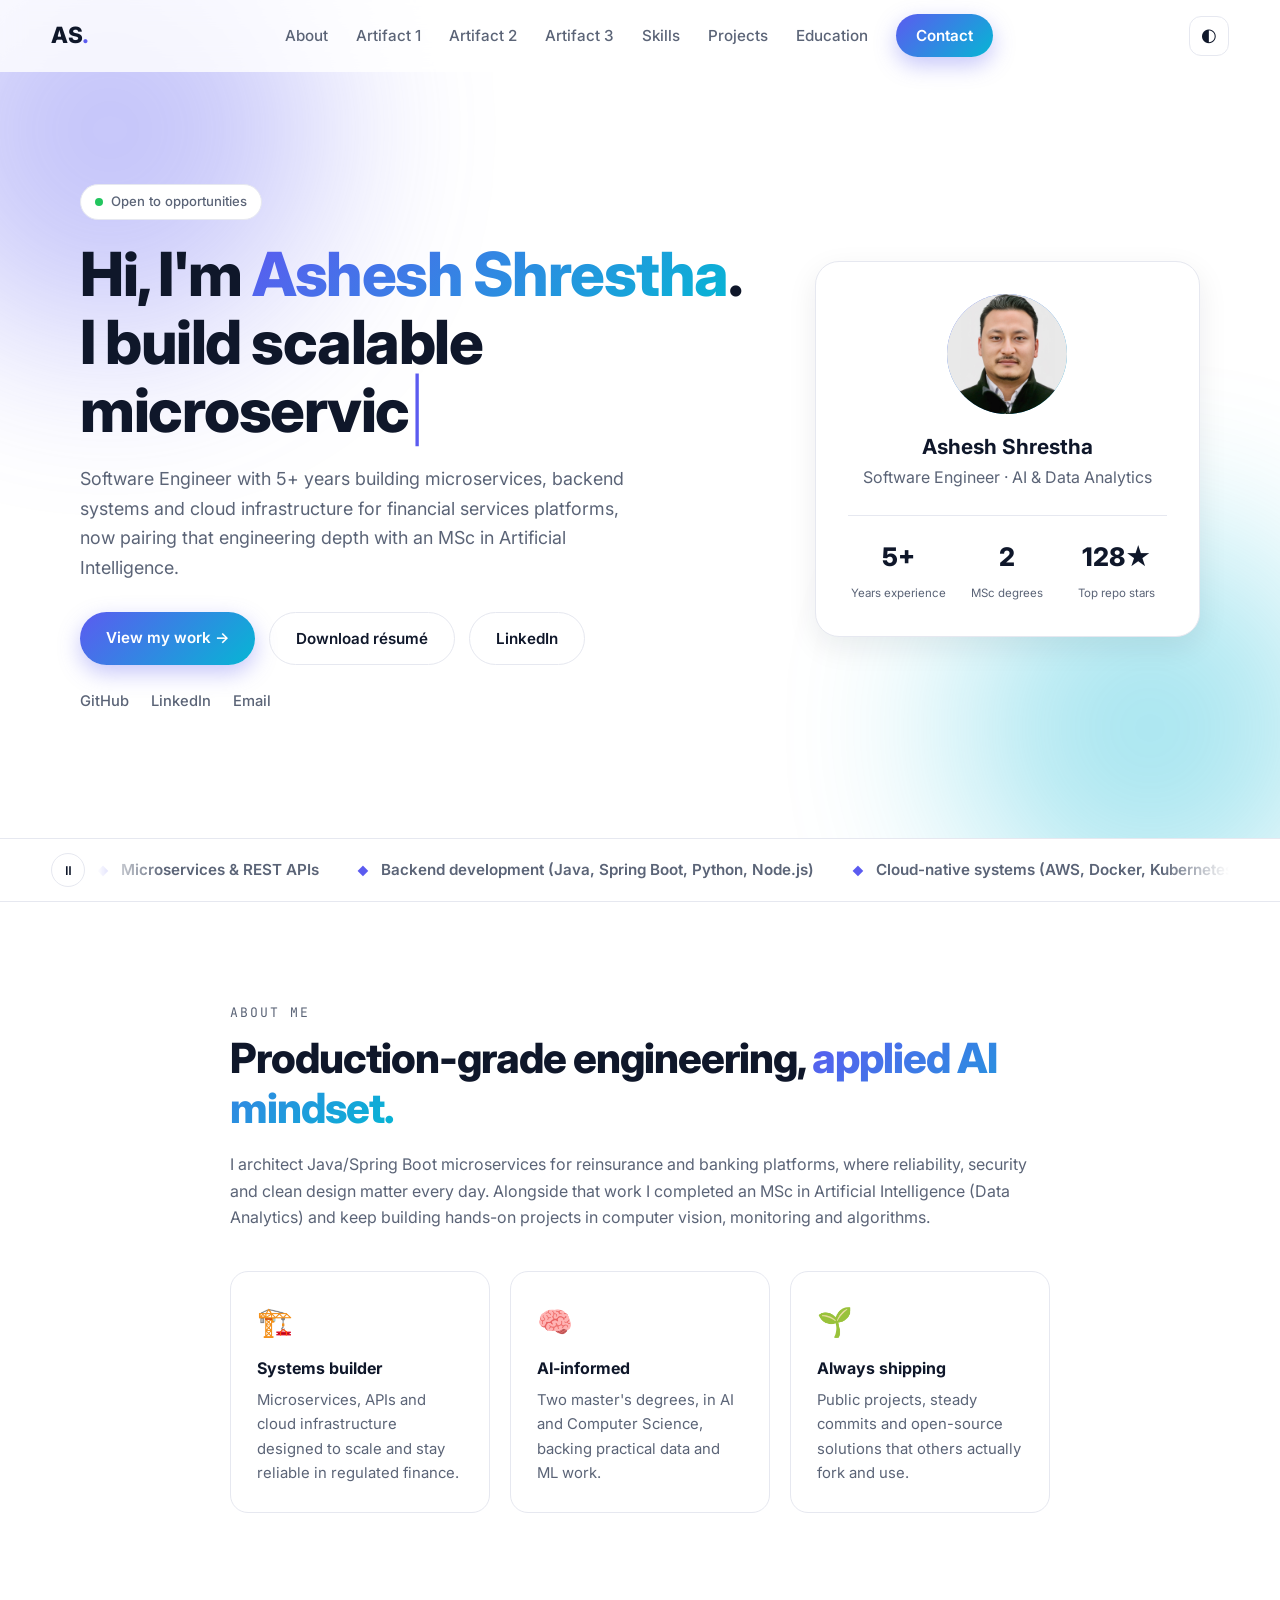
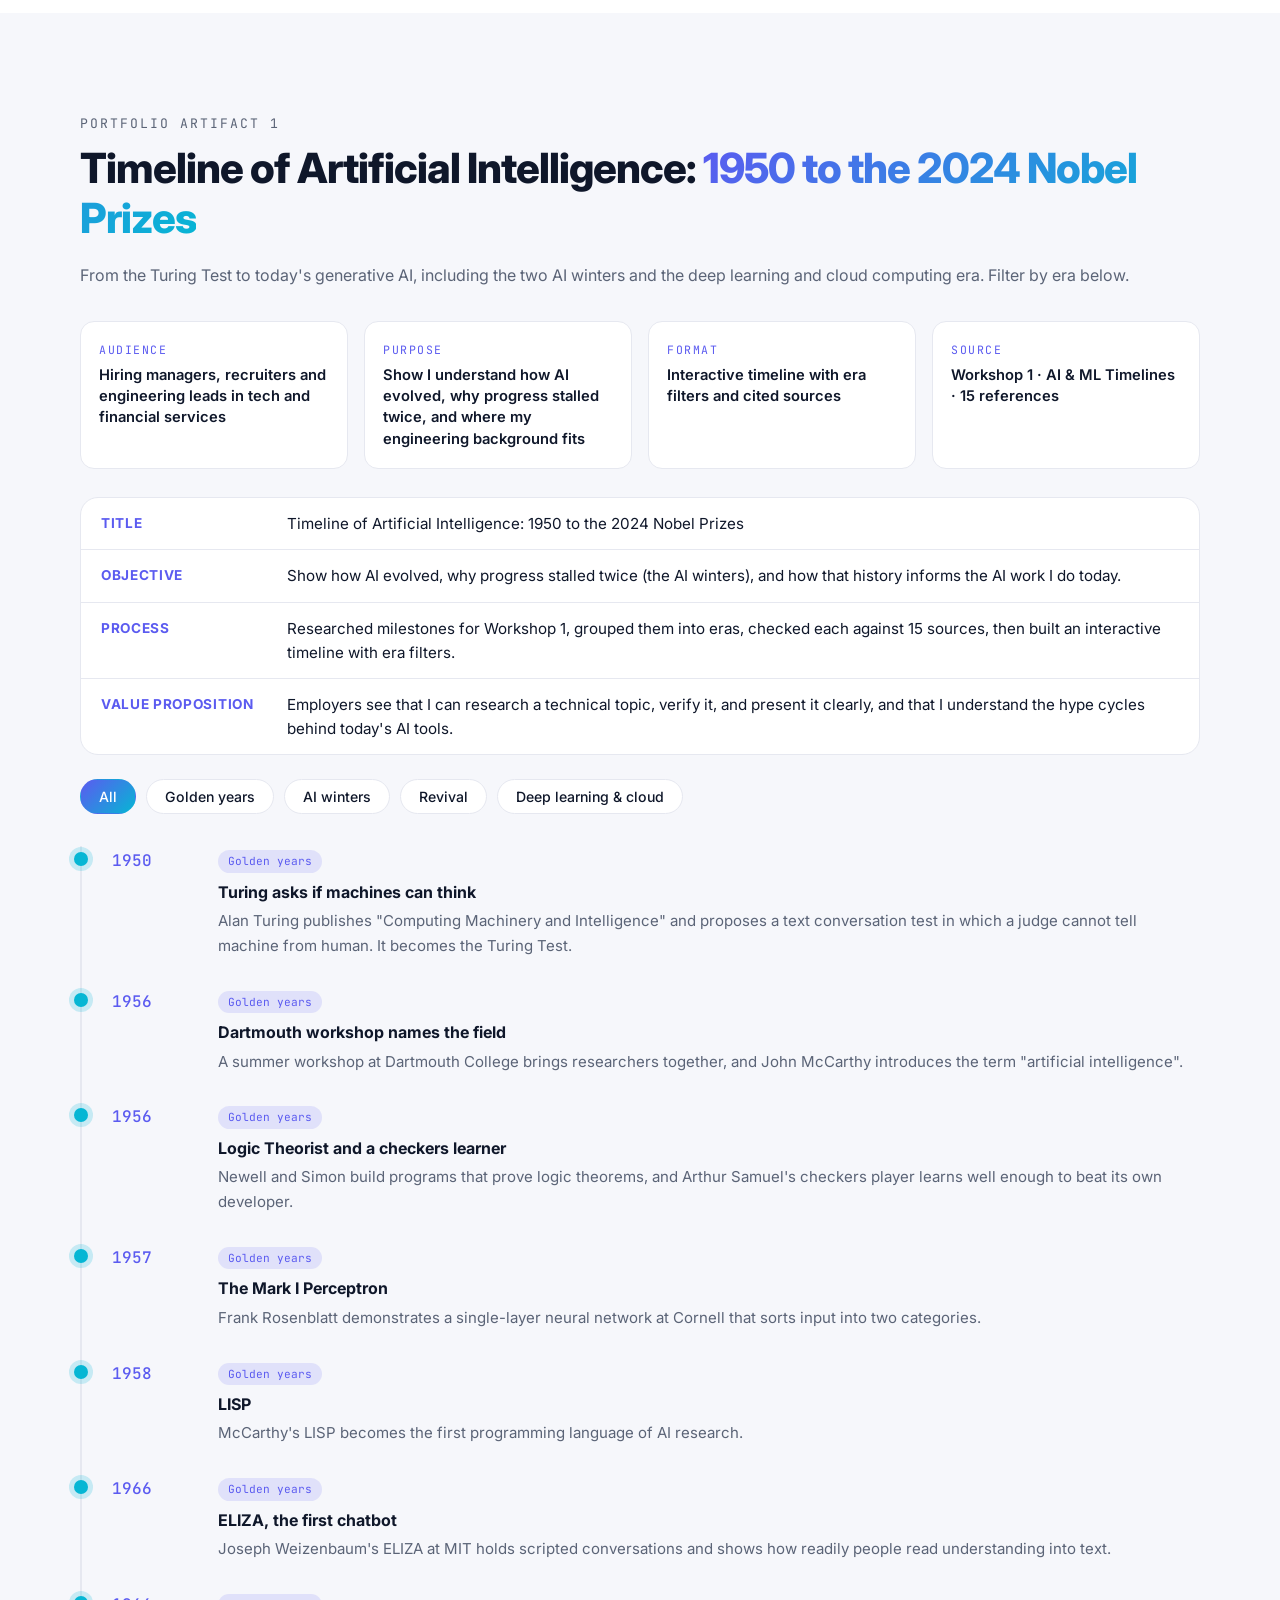
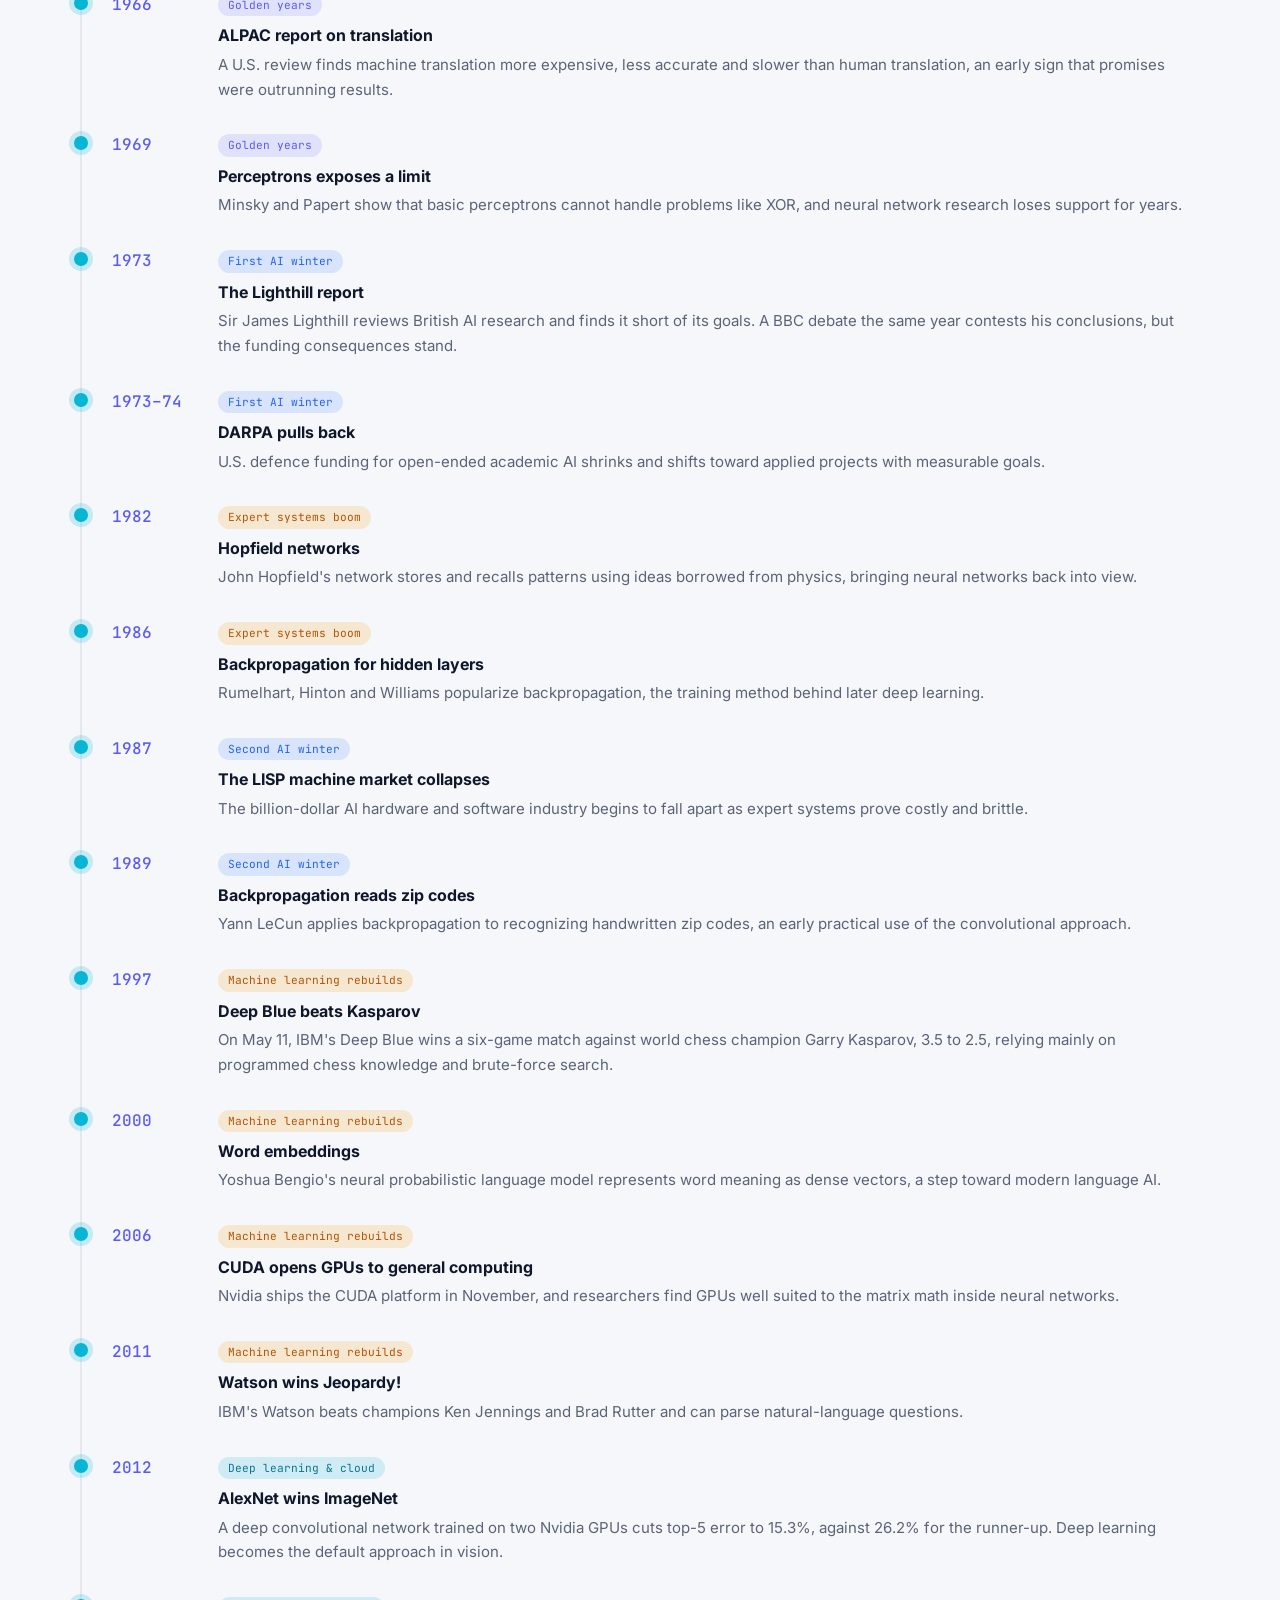
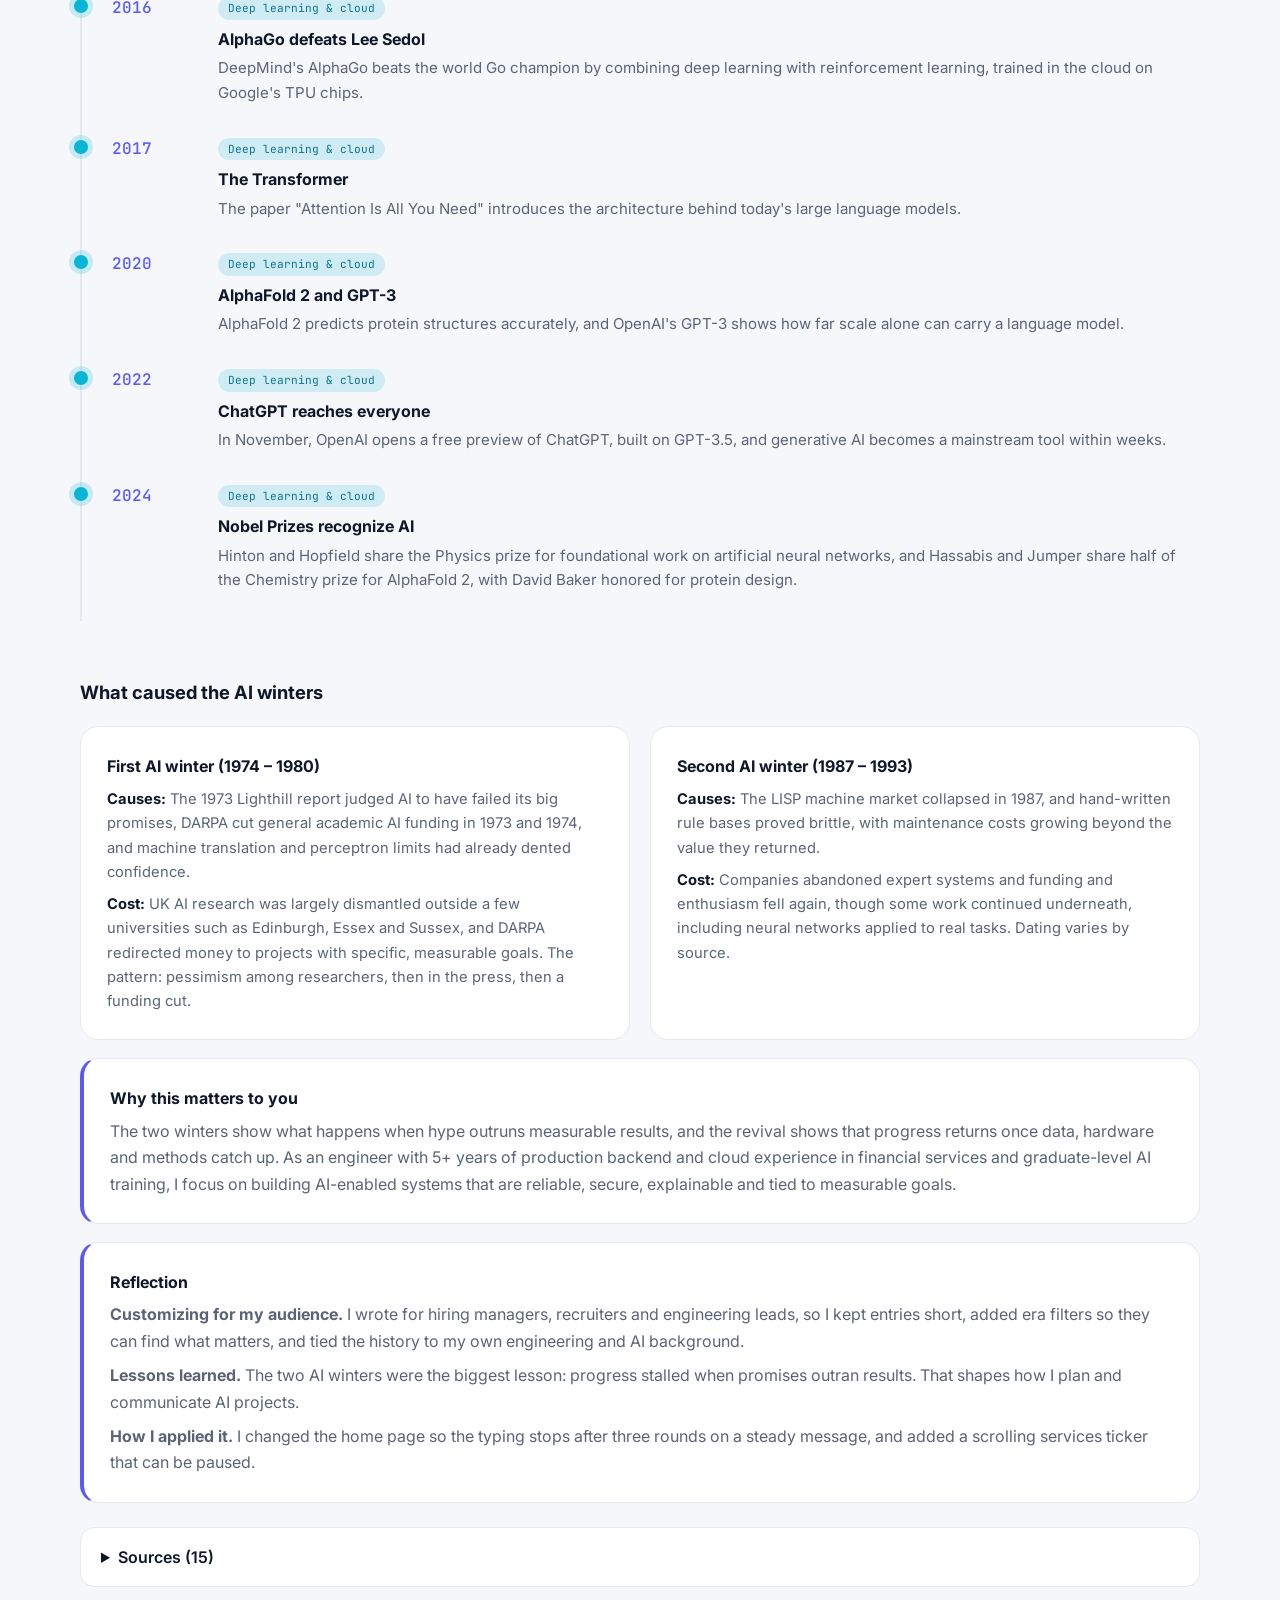
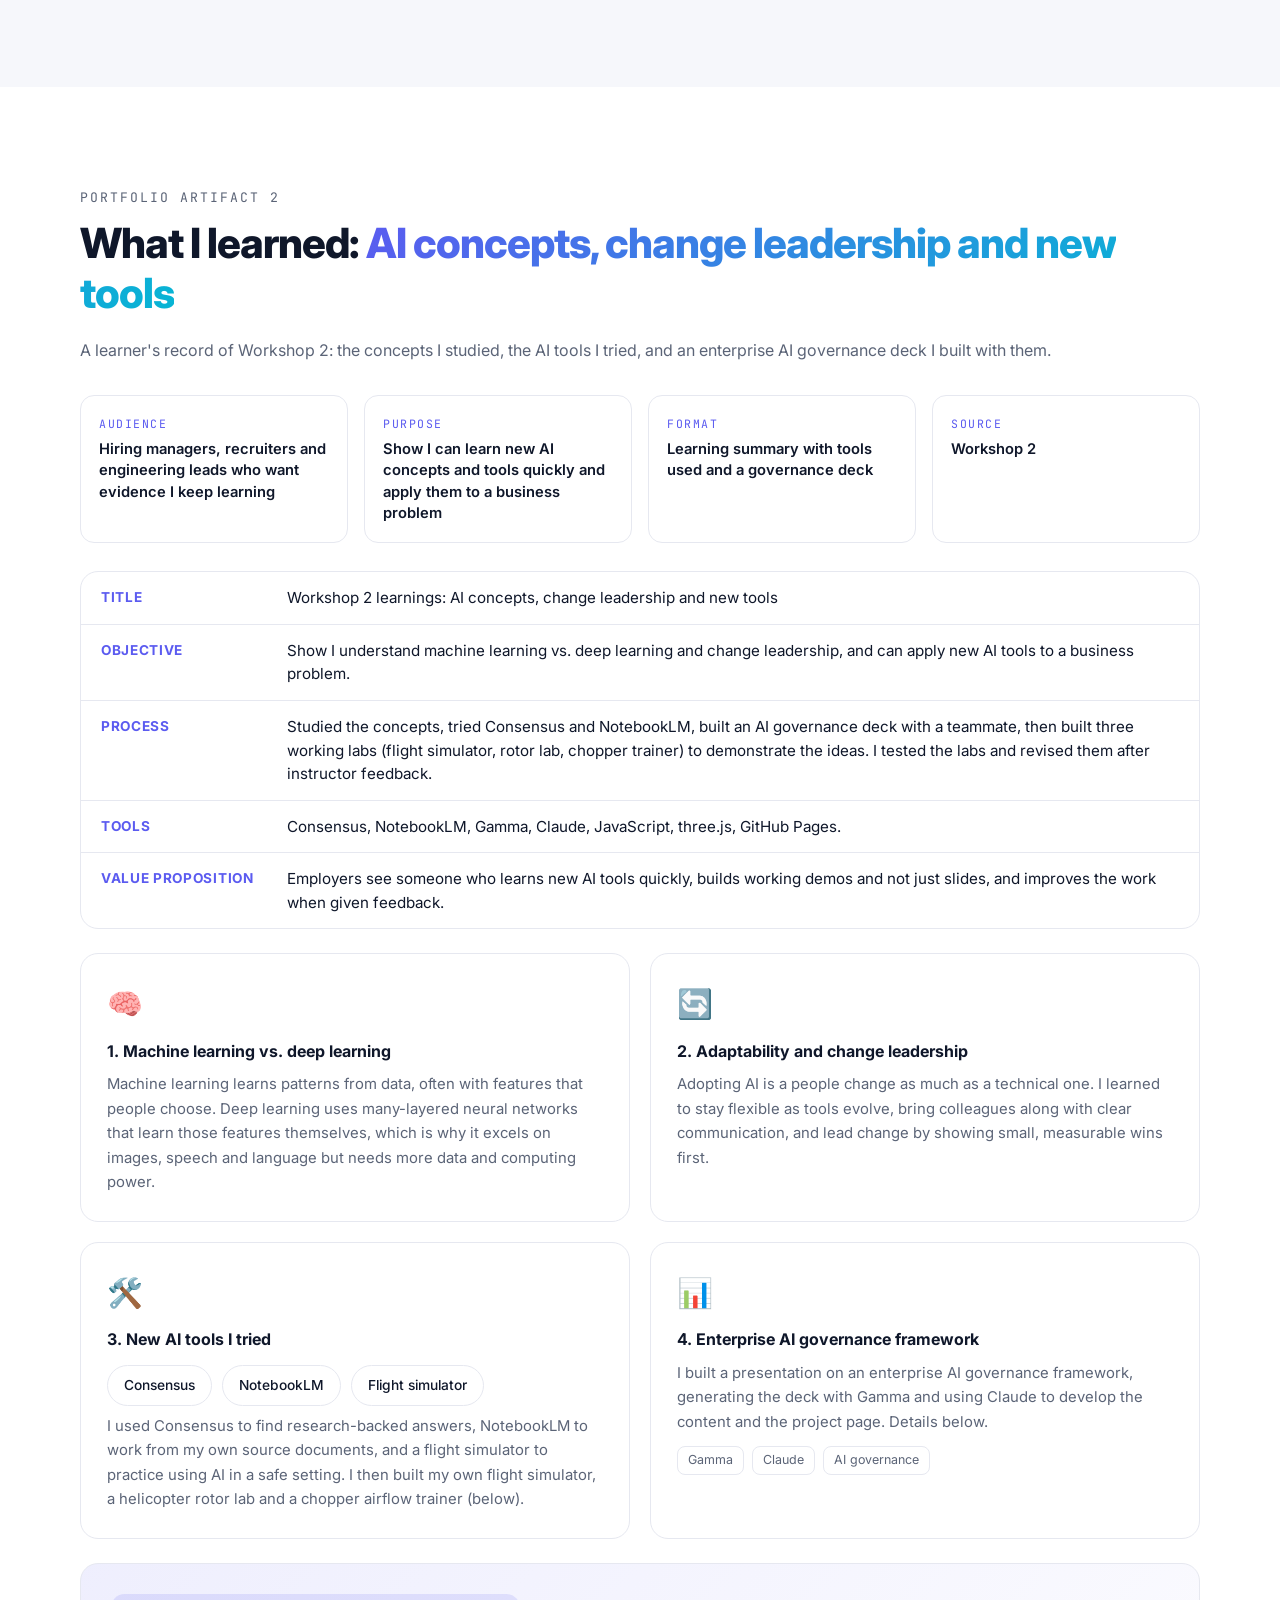
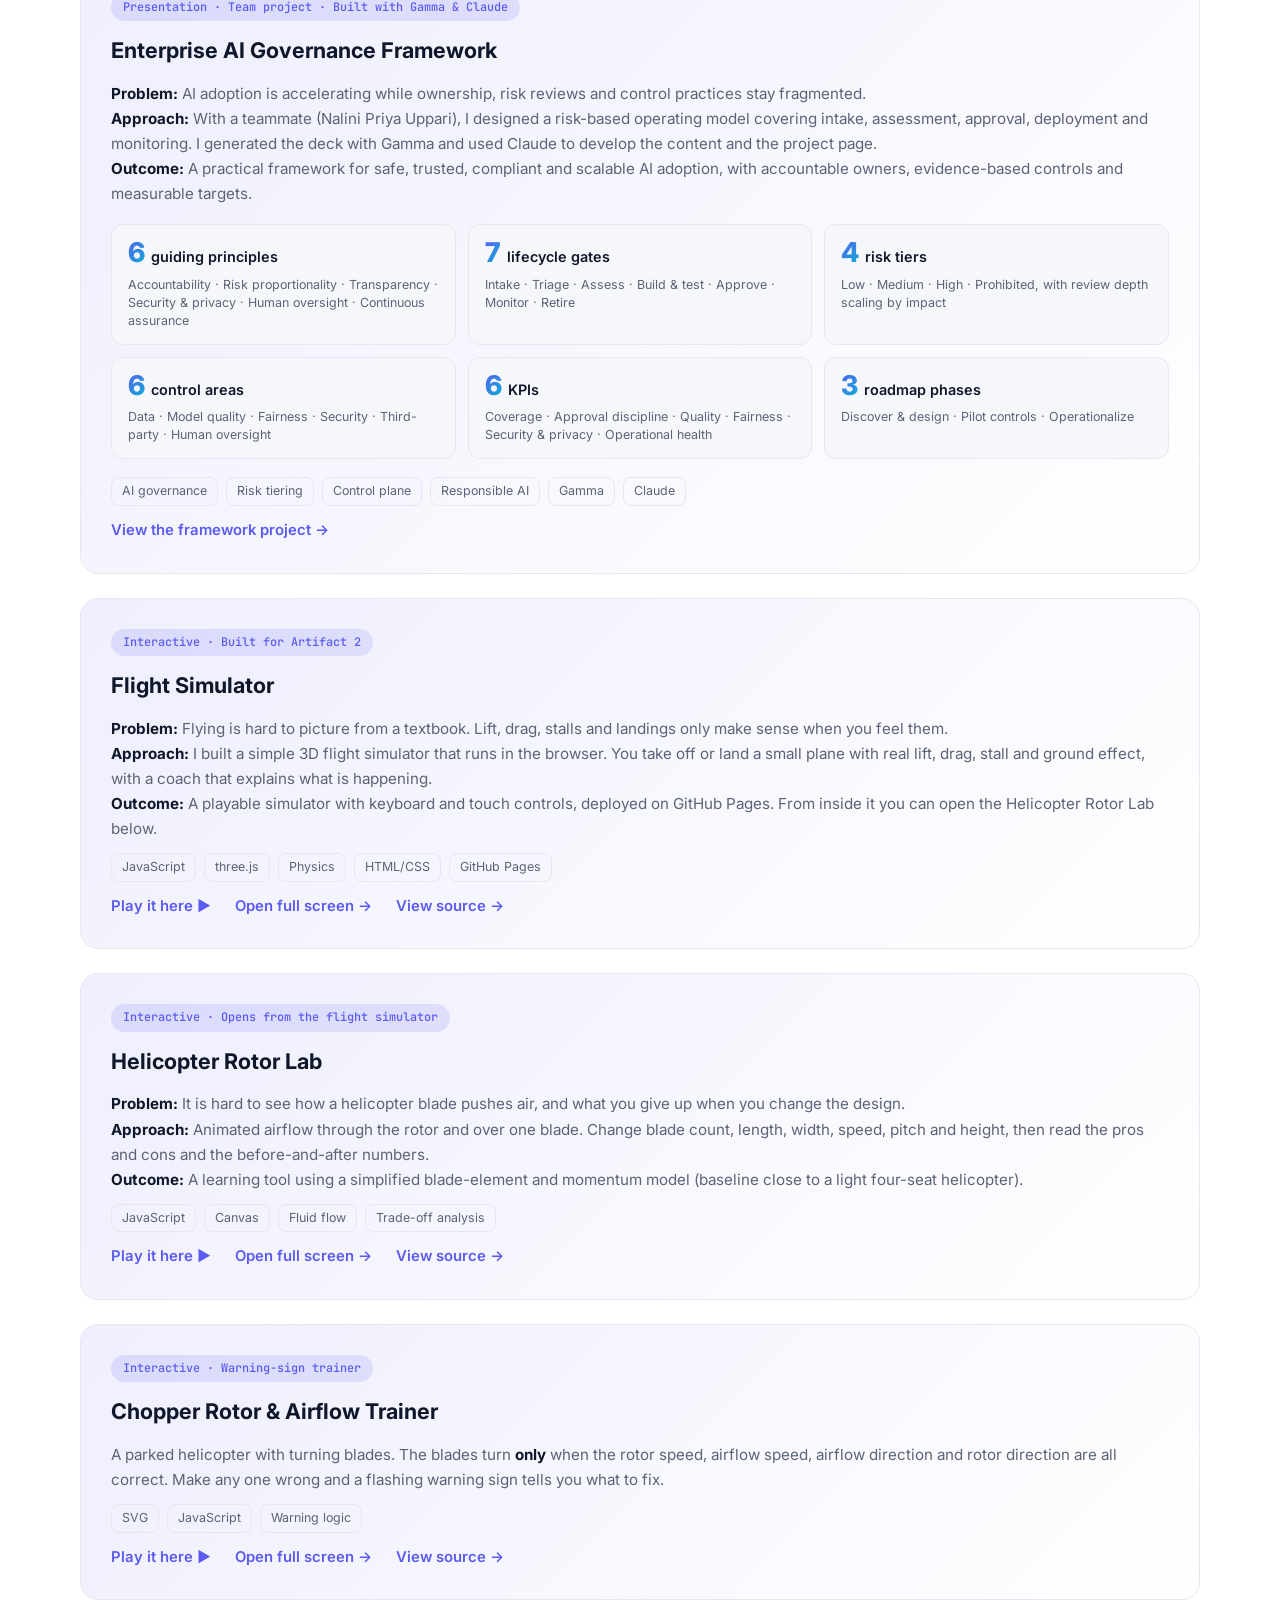
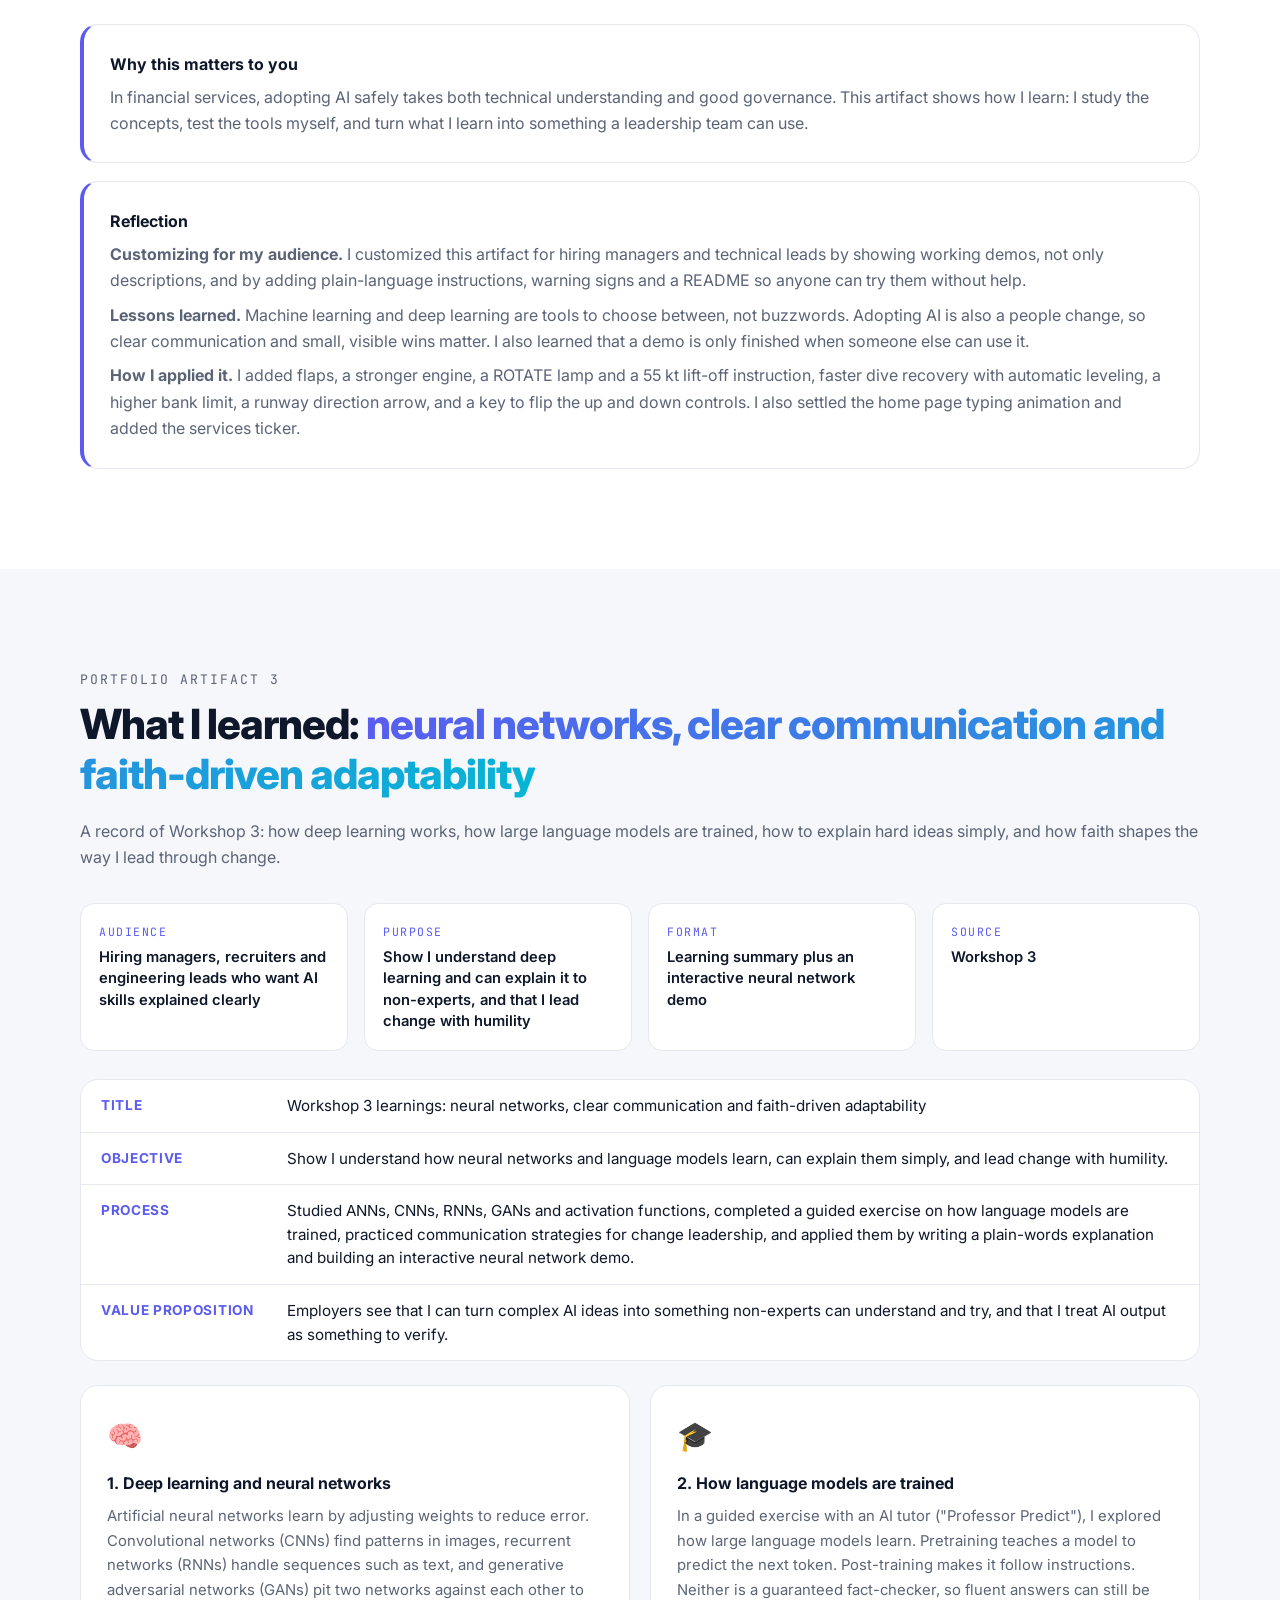
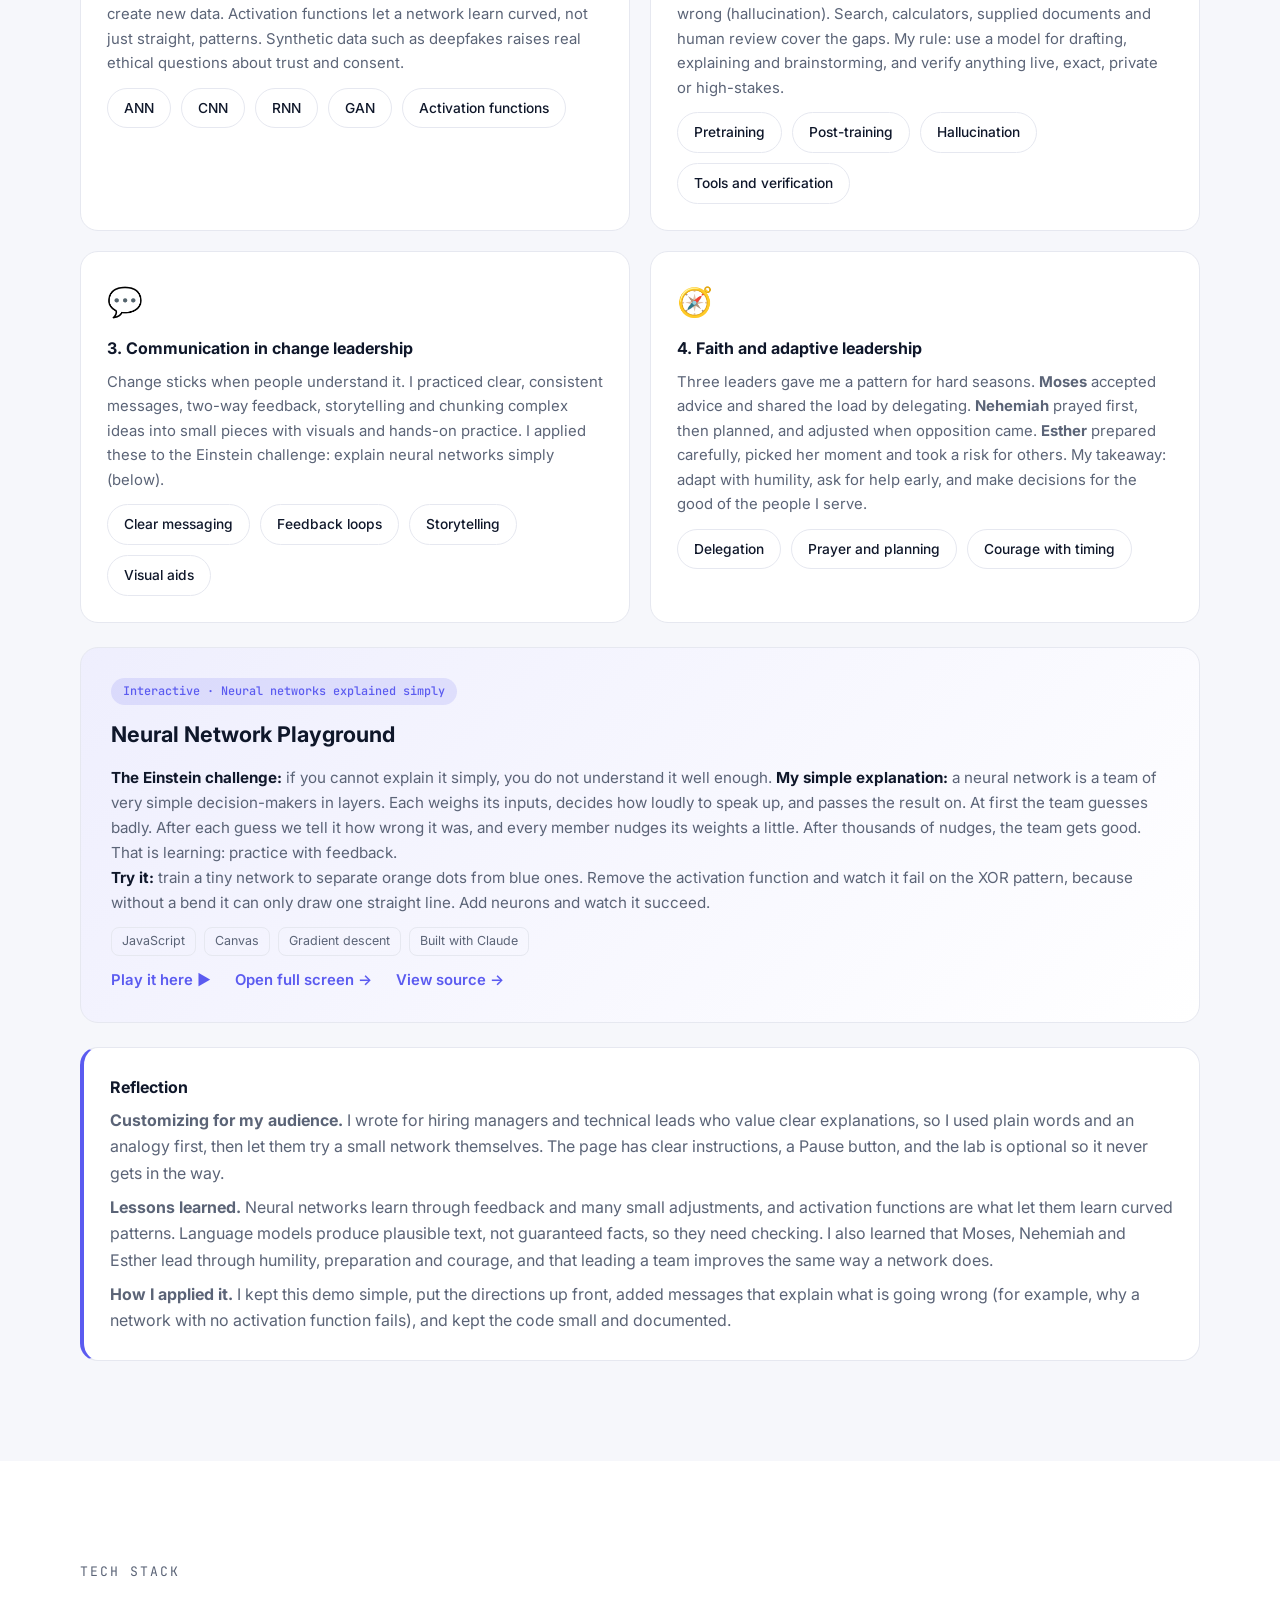
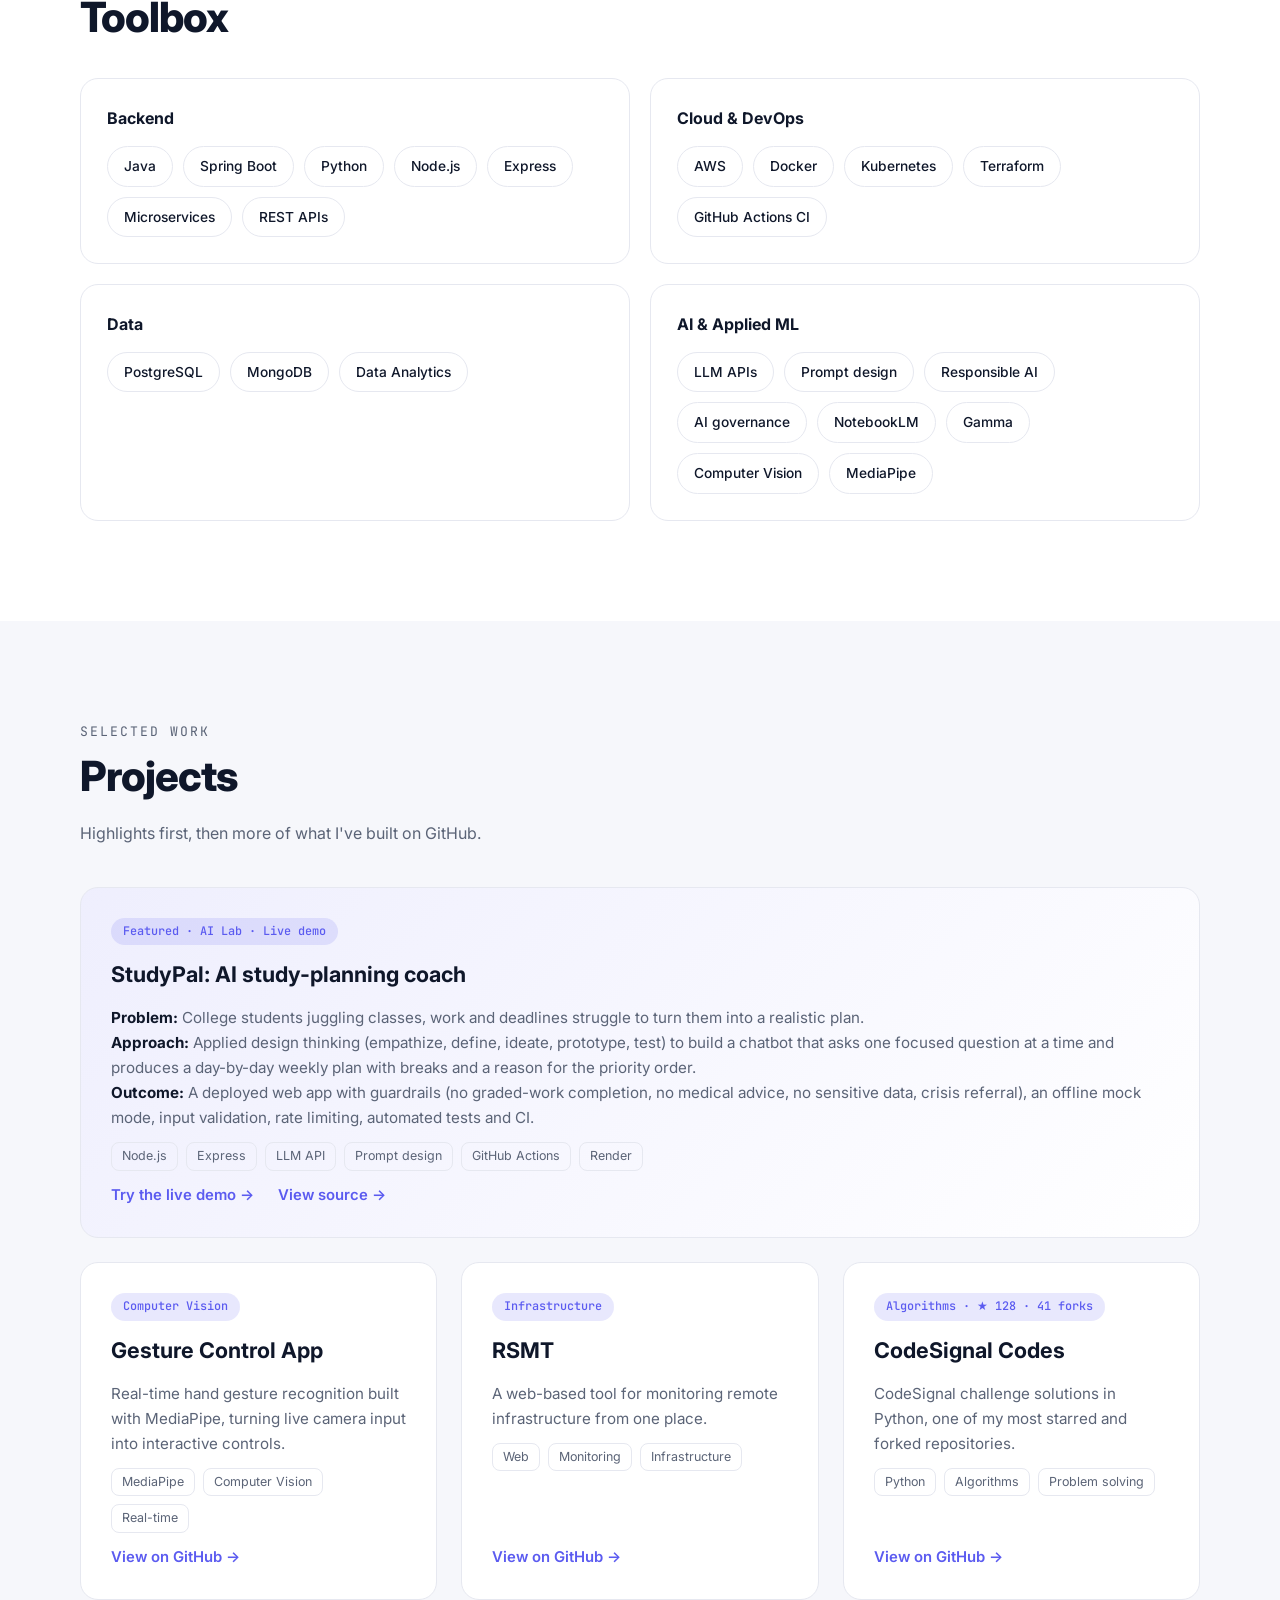
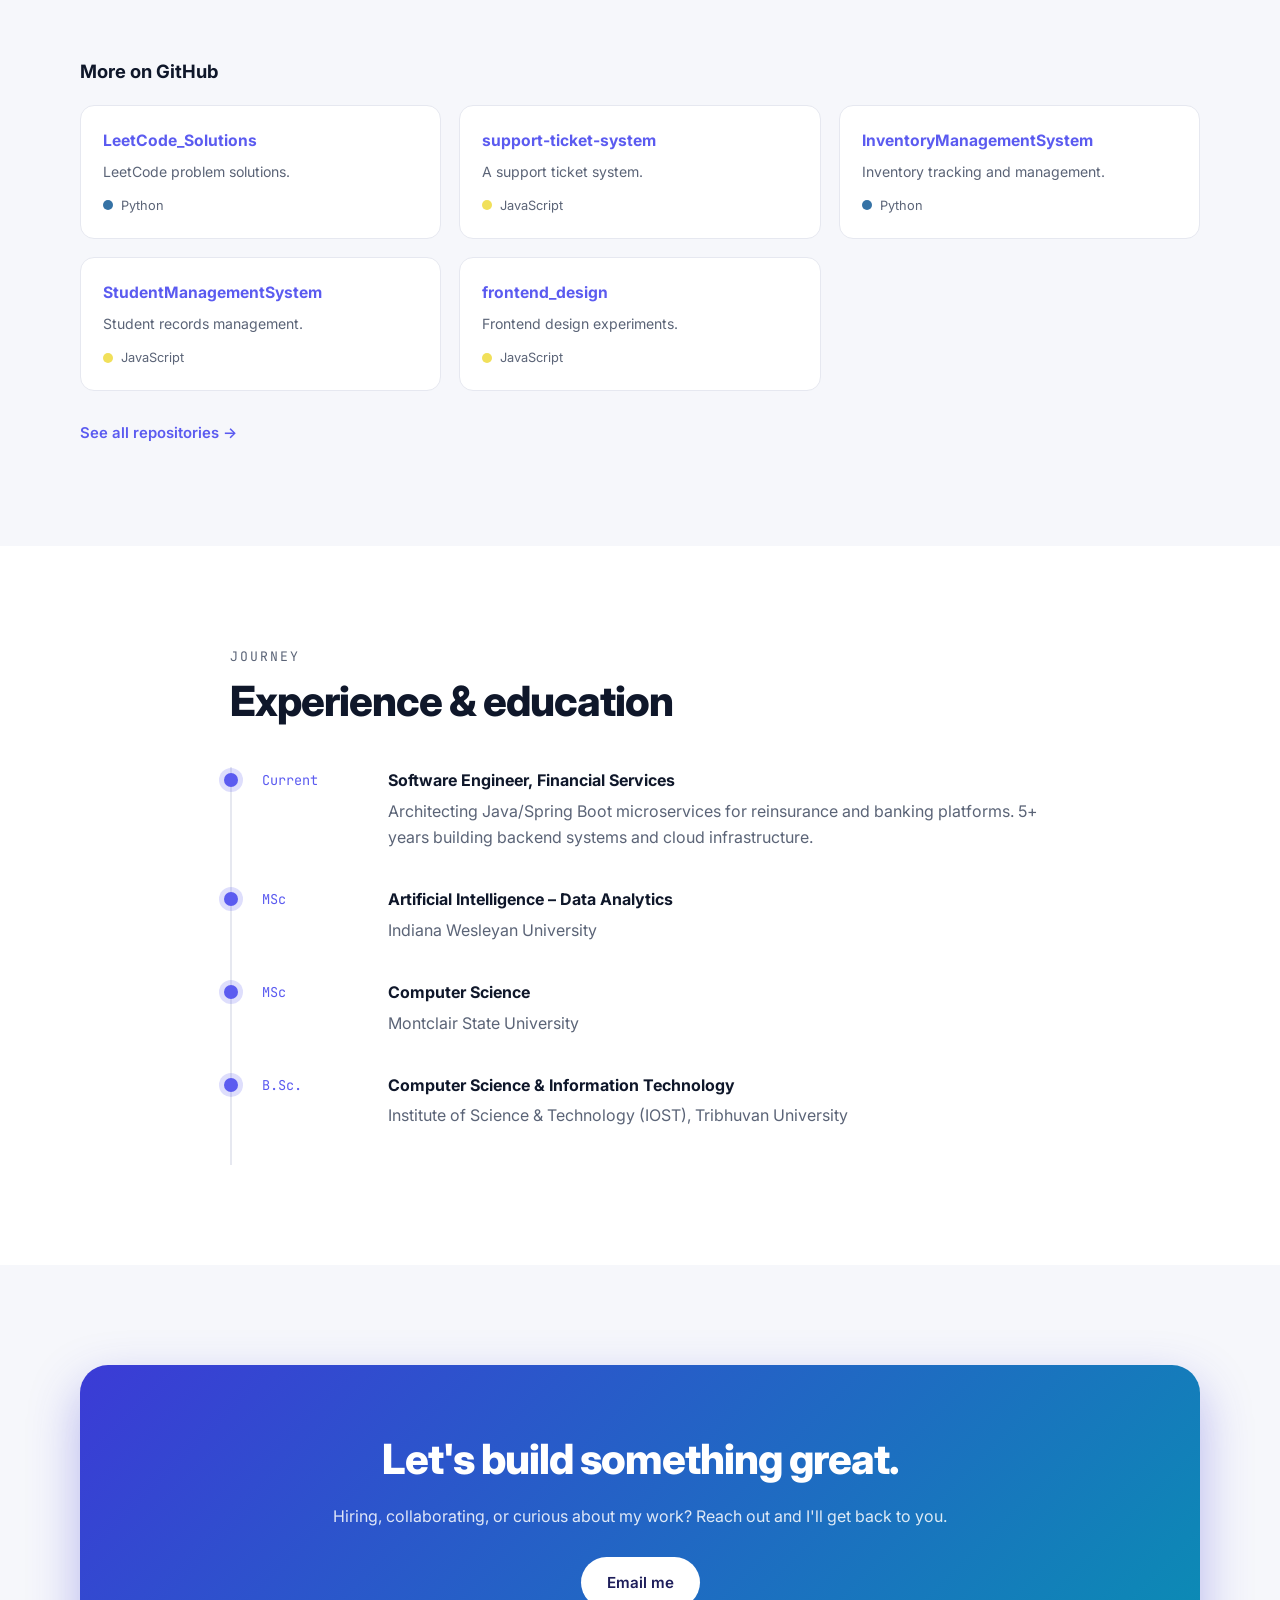
<file: index.html>
<!DOCTYPE html>
<html lang="en">
<head>
  <meta charset="UTF-8" />
  <link rel="icon" href="data:,">
  <meta name="viewport" content="width=device-width, initial-scale=1" />
  <title>Ashesh Shrestha | Software Engineer & AI Practitioner</title>
  <meta name="description" content="Ashesh Shrestha: Software Engineer with 5+ years building microservices, backend systems and cloud infrastructure for financial services. MSc in AI and MSc in Computer Science." />
  <meta property="og:title" content="Ashesh Shrestha | Software Engineer & AI Practitioner" />
  <meta property="og:description" content="Java/Spring Boot microservices, cloud infrastructure and applied AI. See my projects and get in touch." />
  <meta property="og:type" content="website" />
  <link rel="preconnect" href="https://fonts.googleapis.com" />
  <link rel="preconnect" href="https://fonts.gstatic.com" crossorigin />
  <link href="https://fonts.googleapis.com/css2?family=Inter:wght@400;500;600;700;800&family=JetBrains+Mono:wght@400;500&display=swap" rel="stylesheet" />
  <link rel="stylesheet" href="style.css" />
</head>
<body>

  <!-- NAV -->
  <header class="nav" id="nav">
    <a href="#home" class="logo">AS<span>.</span></a>
    <nav class="nav-links" id="navLinks">
      <a href="#about">About</a>
      <a href="#artifact">Artifact 1</a>
      <a href="#artifact2">Artifact 2</a>
      <a href="#artifact3">Artifact 3</a>
      <a href="#skills">Skills</a>
      <a href="#projects">Projects</a>
      <a href="#journey">Education</a>
      <a href="#contact" class="btn btn-small">Contact</a>
    </nav>
    <div class="nav-actions">
      <button class="icon-btn" id="themeToggle" aria-label="Toggle dark mode">◐</button>
      <button class="icon-btn menu-btn" id="menuBtn" aria-label="Open menu">☰</button>
    </div>
  </header>

  <main>
    <!-- HERO -->
    <section class="hero" id="home">
      <div class="glow glow-1"></div>
      <div class="glow glow-2"></div>
      <div class="container hero-grid">
        <div class="hero-text reveal">
          <span class="badge"><i class="dot"></i> Open to opportunities</span>
          <h1>Hi, I'm <span class="gradient-text">Ashesh Shrestha</span>.<br /><span id="prefix">I build </span><span class="typed-wrap"><span id="typed"></span><span class="cursor">|</span></span></h1>
          <p class="lead">
            Software Engineer with 5+ years building microservices, backend systems and cloud infrastructure
            for financial services platforms, now pairing that engineering depth with an MSc in Artificial Intelligence.
          </p>
          <div class="cta">
            <a href="#projects" class="btn">View my work →</a>
            <a href="resume.pdf" class="btn btn-ghost" download>Download résumé</a>
            <a href="https://www.linkedin.com/in/ashesh-shrestha-a662722b8/" class="btn btn-ghost" target="_blank" rel="noopener">LinkedIn</a>
          </div>
          <ul class="socials">
            <li><a href="https://github.com/amshrestha2020" target="_blank" rel="noopener">GitHub</a></li>
            <li><a href="https://www.linkedin.com/in/ashesh-shrestha-a662722b8/" target="_blank" rel="noopener">LinkedIn</a></li>
            <li><a href="#contact">Email</a></li>
          </ul>
        </div>

        <div class="hero-card reveal">
          <div class="avatar">
            <span>AS</span>
            <!-- Photo: upload photo.jpg to the repo root (or assets/photo.jpg). If neither exists, the initials above show. -->
            <img src="assets/photo.jpg" alt="Ashesh Shrestha"
                 onerror="if(!this.dataset.retry){this.dataset.retry=1;this.src='photo.jpg';}else{this.remove();}" />
          </div>
          <h3>Ashesh Shrestha</h3>
          <p class="muted">Software Engineer · AI &amp; Data Analytics</p>
          <div class="stats">
            <div><strong data-count="5" data-suffix="+">0</strong><small>Years experience</small></div>
            <div><strong data-count="2">0</strong><small>MSc degrees</small></div>
            <div><strong data-count="128" data-suffix="★">0</strong><small>Top repo stars</small></div>
          </div>
        </div>
      </div>
    </section>

    <!-- SERVICES TICKER -->
    <div class="ticker" aria-label="Services I offer">
      <button type="button" class="ticker-btn" id="tickerBtn" aria-pressed="false" aria-label="Pause scrolling services">⏸</button>
      <div class="ticker-view">
        <ul class="ticker-track" id="tickerTrack"><li>Microservices &amp; REST APIs</li><li>Backend development (Java, Spring Boot, Python, Node.js)</li><li>Cloud-native systems (AWS, Docker, Kubernetes)</li><li>Financial services platforms</li><li>Applied AI solutions</li><li>LLM apps &amp; prompt design</li><li>Responsible AI &amp; AI governance</li><li>CI/CD with GitHub Actions</li><li>Data analytics</li><li>Computer vision</li></ul>
      </div>
    </div>

    <!-- ABOUT -->
    <section class="section" id="about">
      <div class="container narrow">
        <p class="eyebrow reveal">About me</p>
        <h2 class="reveal">Production-grade engineering, <span class="gradient-text">applied AI mindset.</span></h2>
        <p class="reveal">
          I architect Java/Spring Boot microservices for reinsurance and banking platforms, where reliability,
          security and clean design matter every day. Alongside that work I completed an MSc in Artificial
          Intelligence (Data Analytics) and keep building hands-on projects in computer vision, monitoring
          and algorithms.
        </p>
        <div class="value-grid">
          <article class="card reveal">
            <div class="ico">🏗️</div>
            <h4>Systems builder</h4>
            <p>Microservices, APIs and cloud infrastructure designed to scale and stay reliable in regulated finance.</p>
          </article>
          <article class="card reveal">
            <div class="ico">🧠</div>
            <h4>AI-informed</h4>
            <p>Two master's degrees, in AI and Computer Science, backing practical data and ML work.</p>
          </article>
          <article class="card reveal">
            <div class="ico">🌱</div>
            <h4>Always shipping</h4>
            <p>Public projects, steady commits and open-source solutions that others actually fork and use.</p>
          </article>
        </div>
      </div>
    </section>

    <!-- ARTIFACT 1 -->
    <section class="section alt" id="artifact">
      <div class="container">
        <p class="eyebrow reveal">Portfolio Artifact 1</p>
        <h2 class="reveal">Timeline of Artificial Intelligence: <span class="gradient-text">1950 to the 2024 Nobel Prizes</span></h2>
        <p class="muted reveal">From the Turing Test to today's generative AI, including the two AI winters and the deep learning and cloud computing era. Filter by era below.</p>

        <div class="meta-grid reveal">
          <div><small>Audience</small><strong>Hiring managers, recruiters and engineering leads in tech and financial services</strong></div>
          <div><small>Purpose</small><strong>Show I understand how AI evolved, why progress stalled twice, and where my engineering background fits</strong></div>
          <div><small>Format</small><strong>Interactive timeline with era filters and cited sources</strong></div>
          <div><small>Source</small><strong>Workshop 1 · AI &amp; ML Timelines · 15 references</strong></div>
        </div>
        <dl class="tpl reveal" aria-label="Artifact template">
          <div><dt>Title</dt><dd>Timeline of Artificial Intelligence: 1950 to the 2024 Nobel Prizes</dd></div>
          <div><dt>Objective</dt><dd>Show how AI evolved, why progress stalled twice (the AI winters), and how that history informs the AI work I do today.</dd></div>
          <div><dt>Process</dt><dd>Researched milestones for Workshop 1, grouped them into eras, checked each against 15 sources, then built an interactive timeline with era filters.</dd></div>
          <div><dt>Value proposition</dt><dd>Employers see that I can research a technical topic, verify it, and present it clearly, and that I understand the hype cycles behind today's AI tools.</dd></div>
        </dl>

        <div class="filters reveal" role="group" aria-label="Filter timeline by era">
          <button class="filter active" data-filter="all">All</button>
          <button class="filter" data-filter="golden">Golden years</button>
          <button class="filter" data-filter="winters">AI winters</button>
          <button class="filter" data-filter="revival">Revival</button>
          <button class="filter" data-filter="deep">Deep learning &amp; cloud</button>
        </div>

        <ol class="ai-timeline">
          <li data-era="golden"><time>1950</time><div><span class="era-tag">Golden years</span><h4>Turing asks if machines can think</h4><p>Alan Turing publishes "Computing Machinery and Intelligence" and proposes a text conversation test in which a judge cannot tell machine from human. It becomes the Turing Test.</p></div></li>
          <li data-era="golden"><time>1956</time><div><span class="era-tag">Golden years</span><h4>Dartmouth workshop names the field</h4><p>A summer workshop at Dartmouth College brings researchers together, and John McCarthy introduces the term "artificial intelligence".</p></div></li>
          <li data-era="golden"><time>1956</time><div><span class="era-tag">Golden years</span><h4>Logic Theorist and a checkers learner</h4><p>Newell and Simon build programs that prove logic theorems, and Arthur Samuel's checkers player learns well enough to beat its own developer.</p></div></li>
          <li data-era="golden"><time>1957</time><div><span class="era-tag">Golden years</span><h4>The Mark I Perceptron</h4><p>Frank Rosenblatt demonstrates a single-layer neural network at Cornell that sorts input into two categories.</p></div></li>
          <li data-era="golden"><time>1958</time><div><span class="era-tag">Golden years</span><h4>LISP</h4><p>McCarthy's LISP becomes the first programming language of AI research.</p></div></li>
          <li data-era="golden"><time>1966</time><div><span class="era-tag">Golden years</span><h4>ELIZA, the first chatbot</h4><p>Joseph Weizenbaum's ELIZA at MIT holds scripted conversations and shows how readily people read understanding into text.</p></div></li>
          <li data-era="golden"><time>1966</time><div><span class="era-tag">Golden years</span><h4>ALPAC report on translation</h4><p>A U.S. review finds machine translation more expensive, less accurate and slower than human translation, an early sign that promises were outrunning results.</p></div></li>
          <li data-era="golden"><time>1969</time><div><span class="era-tag">Golden years</span><h4>Perceptrons exposes a limit</h4><p>Minsky and Papert show that basic perceptrons cannot handle problems like XOR, and neural network research loses support for years.</p></div></li>

          <li data-era="winters"><time>1973</time><div><span class="era-tag winter">First AI winter</span><h4>The Lighthill report</h4><p>Sir James Lighthill reviews British AI research and finds it short of its goals. A BBC debate the same year contests his conclusions, but the funding consequences stand.</p></div></li>
          <li data-era="winters"><time>1973–74</time><div><span class="era-tag winter">First AI winter</span><h4>DARPA pulls back</h4><p>U.S. defence funding for open-ended academic AI shrinks and shifts toward applied projects with measurable goals.</p></div></li>

          <li data-era="revival"><time>1982</time><div><span class="era-tag revival">Expert systems boom</span><h4>Hopfield networks</h4><p>John Hopfield's network stores and recalls patterns using ideas borrowed from physics, bringing neural networks back into view.</p></div></li>
          <li data-era="revival"><time>1986</time><div><span class="era-tag revival">Expert systems boom</span><h4>Backpropagation for hidden layers</h4><p>Rumelhart, Hinton and Williams popularize backpropagation, the training method behind later deep learning.</p></div></li>

          <li data-era="winters"><time>1987</time><div><span class="era-tag winter">Second AI winter</span><h4>The LISP machine market collapses</h4><p>The billion-dollar AI hardware and software industry begins to fall apart as expert systems prove costly and brittle.</p></div></li>
          <li data-era="winters"><time>1989</time><div><span class="era-tag winter">Second AI winter</span><h4>Backpropagation reads zip codes</h4><p>Yann LeCun applies backpropagation to recognizing handwritten zip codes, an early practical use of the convolutional approach.</p></div></li>

          <li data-era="revival"><time>1997</time><div><span class="era-tag revival">Machine learning rebuilds</span><h4>Deep Blue beats Kasparov</h4><p>On May 11, IBM's Deep Blue wins a six-game match against world chess champion Garry Kasparov, 3.5 to 2.5, relying mainly on programmed chess knowledge and brute-force search.</p></div></li>
          <li data-era="revival"><time>2000</time><div><span class="era-tag revival">Machine learning rebuilds</span><h4>Word embeddings</h4><p>Yoshua Bengio's neural probabilistic language model represents word meaning as dense vectors, a step toward modern language AI.</p></div></li>
          <li data-era="revival"><time>2006</time><div><span class="era-tag revival">Machine learning rebuilds</span><h4>CUDA opens GPUs to general computing</h4><p>Nvidia ships the CUDA platform in November, and researchers find GPUs well suited to the matrix math inside neural networks.</p></div></li>
          <li data-era="revival"><time>2011</time><div><span class="era-tag revival">Machine learning rebuilds</span><h4>Watson wins Jeopardy!</h4><p>IBM's Watson beats champions Ken Jennings and Brad Rutter and can parse natural-language questions.</p></div></li>

          <li data-era="deep"><time>2012</time><div><span class="era-tag deep">Deep learning &amp; cloud</span><h4>AlexNet wins ImageNet</h4><p>A deep convolutional network trained on two Nvidia GPUs cuts top-5 error to 15.3%, against 26.2% for the runner-up. Deep learning becomes the default approach in vision.</p></div></li>
          <li data-era="deep"><time>2016</time><div><span class="era-tag deep">Deep learning &amp; cloud</span><h4>AlphaGo defeats Lee Sedol</h4><p>DeepMind's AlphaGo beats the world Go champion by combining deep learning with reinforcement learning, trained in the cloud on Google's TPU chips.</p></div></li>
          <li data-era="deep"><time>2017</time><div><span class="era-tag deep">Deep learning &amp; cloud</span><h4>The Transformer</h4><p>The paper "Attention Is All You Need" introduces the architecture behind today's large language models.</p></div></li>
          <li data-era="deep"><time>2020</time><div><span class="era-tag deep">Deep learning &amp; cloud</span><h4>AlphaFold 2 and GPT-3</h4><p>AlphaFold 2 predicts protein structures accurately, and OpenAI's GPT-3 shows how far scale alone can carry a language model.</p></div></li>
          <li data-era="deep"><time>2022</time><div><span class="era-tag deep">Deep learning &amp; cloud</span><h4>ChatGPT reaches everyone</h4><p>In November, OpenAI opens a free preview of ChatGPT, built on GPT-3.5, and generative AI becomes a mainstream tool within weeks.</p></div></li>
          <li data-era="deep"><time>2024</time><div><span class="era-tag deep">Deep learning &amp; cloud</span><h4>Nobel Prizes recognize AI</h4><p>Hinton and Hopfield share the Physics prize for foundational work on artificial neural networks, and Hassabis and Jumper share half of the Chemistry prize for AlphaFold 2, with David Baker honored for protein design.</p></div></li>
        </ol>

        <h3 class="sub reveal">What caused the AI winters</h3>
        <div class="winter-grid">
          <article class="card reveal">
            <h4>First AI winter (1974 – 1980)</h4>
            <p><b>Causes:</b> The 1973 Lighthill report judged AI to have failed its big promises, DARPA cut general academic AI funding in 1973 and 1974, and machine translation and perceptron limits had already dented confidence.</p>
            <p><b>Cost:</b> UK AI research was largely dismantled outside a few universities such as Edinburgh, Essex and Sussex, and DARPA redirected money to projects with specific, measurable goals. The pattern: pessimism among researchers, then in the press, then a funding cut.</p>
          </article>
          <article class="card reveal">
            <h4>Second AI winter (1987 – 1993)</h4>
            <p><b>Causes:</b> The LISP machine market collapsed in 1987, and hand-written rule bases proved brittle, with maintenance costs growing beyond the value they returned.</p>
            <p><b>Cost:</b> Companies abandoned expert systems and funding and enthusiasm fell again, though some work continued underneath, including neural networks applied to real tasks. Dating varies by source.</p>
          </article>
        </div>

        <div class="callout reveal">
          <h4>Why this matters to you</h4>
          <p>
            The two winters show what happens when hype outruns measurable results, and the revival shows that
            progress returns once data, hardware and methods catch up. As an engineer with 5+ years of production
            backend and cloud experience in financial services and graduate-level AI training, I focus on building
            AI-enabled systems that are reliable, secure, explainable and tied to measurable goals.
          </p>
        </div>
        <div class="callout reveal">
          <h4>Reflection</h4>
          <p><b>Customizing for my audience.</b> I wrote for hiring managers, recruiters and engineering leads, so I kept entries short, added era filters so they can find what matters, and tied the history to my own engineering and AI background.</p>
          <p><b>Lessons learned.</b> The two AI winters were the biggest lesson: progress stalled when promises outran results. That shapes how I plan and communicate AI projects.</p>
          <p><b>How I applied it.</b> I changed the home page so the typing stops after three rounds on a steady message, and added a scrolling services ticker that can be paused.</p>
        </div>

        <details class="sources reveal">
          <summary>Sources (15)</summary>
          <ol>
            <li><a href="https://arxiv.org/pdf/2109.01517" target="_blank" rel="noopener">A brief history of AI: how to prevent another winter (arXiv review)</a></li>
            <li><a href="https://computerhistory.org/wp-content/uploads/2025/01/LLM-timeline.pdf" target="_blank" rel="noopener">Computer History Museum, LLM timeline</a></li>
            <li><a href="https://datacamp.com/blog/ai-winter" target="_blank" rel="noopener">DataCamp, AI Winter: Understanding the Cycles of AI Development</a></li>
            <li><a href="https://oreil.ly/nHtEz" target="_blank" rel="noopener">AI winter overview (Lighthill report, DARPA cuts, ALPAC)</a></li>
            <li><a href="https://www.tech.gov.sg/technews/the-history-of-ai-part-1/" target="_blank" rel="noopener">Singapore GovTech, The History of AI, Part 1</a></li>
            <li><a href="https://eweek.com/?p=233148" target="_blank" rel="noopener">eWeek, the story of AlexNet</a></li>
            <li><a href="https://www.envisioning.com/vocab/alexnet" target="_blank" rel="noopener">Envisioning, AlexNet</a></li>
            <li><a href="https://macropolo.org/digital-projects/supply-chain/ai-chips/ai-in-the-cloud/" target="_blank" rel="noopener">MacroPolo, AI in the Cloud (TPU and AlphaGo)</a></li>
            <li><a href="https://www.jonpeddie.com/news/part-iii-the-evolution-to-ai-gpus/" target="_blank" rel="noopener">Jon Peddie Research, the evolution to AI GPUs (CUDA)</a></li>
            <li><a href="https://analyticsindiamag.com/googles-ai-cloud-tpu-public-beta/" target="_blank" rel="noopener">Analytics India Magazine, Google's Cloud TPU public beta</a></li>
            <li><a href="https://arxiv.org/abs/1706.03762" target="_blank" rel="noopener">Vaswani et al., Attention Is All You Need (arXiv)</a></li>
            <li><a href="https://www.iotworldtoday.com/iiot/25-years-ago-today-how-deep-blue-vs-kasparov-changed-ai-forever" target="_blank" rel="noopener">AI Business, 25 Years Ago: How Deep Blue vs. Kasparov Changed AI</a></li>
            <li><a href="https://en.chessbase.com/newsroom/post/after-deep-blue-ibm-s-watson-defeats-jeopardy-champs?page=0" target="_blank" rel="noopener">ChessBase, After Deep Blue: IBM's Watson defeats Jeopardy champs</a></li>
            <li><a href="https://cgi.luddy.indiana.edu/~yye/b565/annhistory.php" target="_blank" rel="noopener">Indiana University, History of deep learning</a></li>
            <li><a href="https://aihub.org/2024/10/10/nobel-prizes-in-physics-and-chemistry-awarded-for-machine-learning-research" target="_blank" rel="noopener">AIhub, Nobel Prizes in physics and chemistry awarded for machine learning research</a></li>
          </ol>
        </details>
      </div>
    </section>


    <!-- ARTIFACT 2 -->
    <section class="section" id="artifact2">
      <div class="container">
        <p class="eyebrow reveal">Portfolio Artifact 2</p>
        <h2 class="reveal">What I learned: <span class="gradient-text">AI concepts, change leadership and new tools</span></h2>
        <p class="muted reveal">A learner's record of Workshop 2: the concepts I studied, the AI tools I tried, and an enterprise AI governance deck I built with them.</p>

        <div class="meta-grid reveal">
          <div><small>Audience</small><strong>Hiring managers, recruiters and engineering leads who want evidence I keep learning</strong></div>
          <div><small>Purpose</small><strong>Show I can learn new AI concepts and tools quickly and apply them to a business problem</strong></div>
          <div><small>Format</small><strong>Learning summary with tools used and a governance deck</strong></div>
          <div><small>Source</small><strong>Workshop 2</strong></div>
        </div>
        <dl class="tpl reveal" aria-label="Artifact template">
          <div><dt>Title</dt><dd>Workshop 2 learnings: AI concepts, change leadership and new tools</dd></div>
          <div><dt>Objective</dt><dd>Show I understand machine learning vs. deep learning and change leadership, and can apply new AI tools to a business problem.</dd></div>
          <div><dt>Process</dt><dd>Studied the concepts, tried Consensus and NotebookLM, built an AI governance deck with a teammate, then built three working labs (flight simulator, rotor lab, chopper trainer) to demonstrate the ideas. I tested the labs and revised them after instructor feedback.</dd></div>
          <div><dt>Tools</dt><dd>Consensus, NotebookLM, Gamma, Claude, JavaScript, three.js, GitHub Pages.</dd></div>
          <div><dt>Value proposition</dt><dd>Employers see someone who learns new AI tools quickly, builds working demos and not just slides, and improves the work when given feedback.</dd></div>
        </dl>

        <div class="learn-grid">
          <article class="card reveal">
            <div class="ico">🧠</div>
            <h4>1. Machine learning vs. deep learning</h4>
            <p>Machine learning learns patterns from data, often with features that people choose. Deep learning uses many-layered neural networks that learn those features themselves, which is why it excels on images, speech and language but needs more data and computing power.</p>
          </article>
          <article class="card reveal">
            <div class="ico">🔄</div>
            <h4>2. Adaptability and change leadership</h4>
            <p>Adopting AI is a people change as much as a technical one. I learned to stay flexible as tools evolve, bring colleagues along with clear communication, and lead change by showing small, measurable wins first.</p>
          </article>
          <article class="card reveal">
            <div class="ico">🛠️</div>
            <h4>3. New AI tools I tried</h4>
            <div class="chips">
              <span>Consensus</span><span>NotebookLM</span><span>Flight simulator</span>
            </div>
            <p>I used Consensus to find research-backed answers, NotebookLM to work from my own source documents, and a flight simulator to practice using AI in a safe setting. I then built my own flight simulator, a helicopter rotor lab and a chopper airflow trainer (below).</p>
          </article>
          <article class="card reveal">
            <div class="ico">📊</div>
            <h4>4. Enterprise AI governance framework</h4>
            <p>I built a presentation on an enterprise AI governance framework, generating the deck with Gamma and using Claude to develop the content and the project page. Details below.</p>
            <div class="stack"><span>Gamma</span><span>Claude</span><span>AI governance</span></div>
          </article>
        </div>

        <article class="project featured reveal deck">
          <span class="tag">Presentation · Team project · Built with Gamma &amp; Claude</span>
          <h3>Enterprise AI Governance Framework</h3>
          <p><b>Problem:</b> AI adoption is accelerating while ownership, risk reviews and control practices stay fragmented.<br />
             <b>Approach:</b> With a teammate (Nalini Priya Uppari), I designed a risk-based operating model covering intake, assessment, approval, deployment and monitoring. I generated the deck with Gamma and used Claude to develop the content and the project page.<br />
             <b>Outcome:</b> A practical framework for safe, trusted, compliant and scalable AI adoption, with accountable owners, evidence-based controls and measurable targets.</p>

          <div class="glance">
            <div><strong>6</strong><span>guiding principles</span><small>Accountability · Risk proportionality · Transparency · Security &amp; privacy · Human oversight · Continuous assurance</small></div>
            <div><strong>7</strong><span>lifecycle gates</span><small>Intake · Triage · Assess · Build &amp; test · Approve · Monitor · Retire</small></div>
            <div><strong>4</strong><span>risk tiers</span><small>Low · Medium · High · Prohibited, with review depth scaling by impact</small></div>
            <div><strong>6</strong><span>control areas</span><small>Data · Model quality · Fairness · Security · Third-party · Human oversight</small></div>
            <div><strong>6</strong><span>KPIs</span><small>Coverage · Approval discipline · Quality · Fairness · Security &amp; privacy · Operational health</small></div>
            <div><strong>3</strong><span>roadmap phases</span><small>Discover &amp; design · Pilot controls · Operationalize</small></div>
          </div>

          <div class="stack"><span>AI governance</span><span>Risk tiering</span><span>Control plane</span><span>Responsible AI</span><span>Gamma</span><span>Claude</span></div>
          <div class="links">
            <a href="https://claude.ai/public/artifacts/126e60e9-66af-4503-a8c2-10101d8e1a7d" class="link" target="_blank" rel="noopener">View the framework project →</a>
          </div>
        </article>

        <article class="project featured reveal sim">
          <span class="tag">Interactive · Built for Artifact 2</span>
          <h3>Flight Simulator</h3>
          <p><b>Problem:</b> Flying is hard to picture from a textbook. Lift, drag, stalls and landings only make sense when you feel them.<br />
             <b>Approach:</b> I built a simple 3D flight simulator that runs in the browser. You take off or land a small plane with real lift, drag, stall and ground effect, with a coach that explains what is happening.<br />
             <b>Outcome:</b> A playable simulator with keyboard and touch controls, deployed on GitHub Pages. From inside it you can open the Helicopter Rotor Lab below.</p>
          <div class="stack"><span>JavaScript</span><span>three.js</span><span>Physics</span><span>HTML/CSS</span><span>GitHub Pages</span></div>
          <div class="links">
            <button type="button" class="link link-btn embed-toggle" data-embed="simEmbed" aria-expanded="false" aria-controls="simEmbed">Play it here ▶</button>
            <a href="flight-simulator/index.html" class="link" target="_blank" rel="noopener">Open full screen →</a>
            <a href="https://github.com/amshrestha2020/portfolio/tree/main/flight-simulator" class="link" target="_blank" rel="noopener">View source →</a>
          </div>
        </article>
        <div class="sim-embed" id="simEmbed" hidden>
          <iframe title="Flight Simulator" loading="lazy" allow="fullscreen" data-src="flight-simulator/index.html"></iframe>
        </div>

        <article class="project featured reveal sim">
          <span class="tag">Interactive · Opens from the flight simulator</span>
          <h3>Helicopter Rotor Lab</h3>
          <p><b>Problem:</b> It is hard to see how a helicopter blade pushes air, and what you give up when you change the design.<br />
             <b>Approach:</b> Animated airflow through the rotor and over one blade. Change blade count, length, width, speed, pitch and height, then read the pros and cons and the before-and-after numbers.<br />
             <b>Outcome:</b> A learning tool using a simplified blade-element and momentum model (baseline close to a light four-seat helicopter).</p>
          <div class="stack"><span>JavaScript</span><span>Canvas</span><span>Fluid flow</span><span>Trade-off analysis</span></div>
          <div class="links">
            <button type="button" class="link link-btn embed-toggle" data-embed="rotorEmbed" aria-expanded="false" aria-controls="rotorEmbed">Play it here ▶</button>
            <a href="rotor-lab/index.html" class="link" target="_blank" rel="noopener">Open full screen →</a>
            <a href="https://github.com/amshrestha2020/portfolio/tree/main/rotor-lab" class="link" target="_blank" rel="noopener">View source →</a>
          </div>
        </article>
        <div class="sim-embed" id="rotorEmbed" hidden>
          <iframe title="Helicopter Rotor Lab" loading="lazy" data-src="rotor-lab/index.html"></iframe>
        </div>

        <article class="project featured reveal sim">
          <span class="tag">Interactive · Warning-sign trainer</span>
          <h3>Chopper Rotor &amp; Airflow Trainer</h3>
          <p>A parked helicopter with turning blades. The blades turn <b>only</b> when the rotor speed, airflow speed, airflow direction and rotor direction are all correct. Make any one wrong and a flashing warning sign tells you what to fix.</p>
          <div class="stack"><span>SVG</span><span>JavaScript</span><span>Warning logic</span></div>
          <div class="links">
            <button type="button" class="link link-btn embed-toggle" data-embed="chopperEmbed" aria-expanded="false" aria-controls="chopperEmbed">Play it here ▶</button>
            <a href="chopper-trainer/index.html" class="link" target="_blank" rel="noopener">Open full screen →</a>
            <a href="https://github.com/amshrestha2020/portfolio/tree/main/chopper-trainer" class="link" target="_blank" rel="noopener">View source →</a>
          </div>
        </article>
        <div class="sim-embed" id="chopperEmbed" hidden>
          <iframe title="Chopper Rotor and Airflow Trainer" loading="lazy" data-src="chopper-trainer/index.html"></iframe>
        </div>

        <div class="callout reveal">
          <h4>Why this matters to you</h4>
          <p>
            In financial services, adopting AI safely takes both technical understanding and good governance.
            This artifact shows how I learn: I study the concepts, test the tools myself, and turn what I
            learn into something a leadership team can use.
          </p>
        </div>
        <div class="callout reveal">
          <h4>Reflection</h4>
          <p><b>Customizing for my audience.</b> I customized this artifact for hiring managers and technical leads by showing working demos, not only descriptions, and by adding plain-language instructions, warning signs and a README so anyone can try them without help.</p>
          <p><b>Lessons learned.</b> Machine learning and deep learning are tools to choose between, not buzzwords. Adopting AI is also a people change, so clear communication and small, visible wins matter. I also learned that a demo is only finished when someone else can use it.</p>
          <p><b>How I applied it.</b> I added flaps, a stronger engine, a ROTATE lamp and a 55 kt lift-off instruction, faster dive recovery with automatic leveling, a higher bank limit, a runway direction arrow, and a key to flip the up and down controls. I also settled the home page typing animation and added the services ticker.</p>
        </div>
      </div>
    </section>

    <!-- ARTIFACT 3 -->
    <section class="section alt" id="artifact3">
      <div class="container">
        <p class="eyebrow reveal">Portfolio Artifact 3</p>
        <h2 class="reveal">What I learned: <span class="gradient-text">neural networks, clear communication and faith-driven adaptability</span></h2>
        <p class="muted reveal">A record of Workshop 3: how deep learning works, how large language models are trained, how to explain hard ideas simply, and how faith shapes the way I lead through change.</p>

        <div class="meta-grid reveal">
          <div><small>Audience</small><strong>Hiring managers, recruiters and engineering leads who want AI skills explained clearly</strong></div>
          <div><small>Purpose</small><strong>Show I understand deep learning and can explain it to non-experts, and that I lead change with humility</strong></div>
          <div><small>Format</small><strong>Learning summary plus an interactive neural network demo</strong></div>
          <div><small>Source</small><strong>Workshop 3</strong></div>
        </div>
        <dl class="tpl reveal" aria-label="Artifact template">
          <div><dt>Title</dt><dd>Workshop 3 learnings: neural networks, clear communication and faith-driven adaptability</dd></div>
          <div><dt>Objective</dt><dd>Show I understand how neural networks and language models learn, can explain them simply, and lead change with humility.</dd></div>
          <div><dt>Process</dt><dd>Studied ANNs, CNNs, RNNs, GANs and activation functions, completed a guided exercise on how language models are trained, practiced communication strategies for change leadership, and applied them by writing a plain-words explanation and building an interactive neural network demo.</dd></div>
          <div><dt>Value proposition</dt><dd>Employers see that I can turn complex AI ideas into something non-experts can understand and try, and that I treat AI output as something to verify.</dd></div>
        </dl>

        <div class="learn-grid">
          <article class="card reveal">
            <div class="ico">🧠</div>
            <h4>1. Deep learning and neural networks</h4>
            <p>Artificial neural networks learn by adjusting weights to reduce error. Convolutional networks (CNNs) find patterns in images, recurrent networks (RNNs) handle sequences such as text, and generative adversarial networks (GANs) pit two networks against each other to create new data. Activation functions let a network learn curved, not just straight, patterns. Synthetic data such as deepfakes raises real ethical questions about trust and consent.</p>
            <div class="chips"><span>ANN</span><span>CNN</span><span>RNN</span><span>GAN</span><span>Activation functions</span></div>
          </article>
          <article class="card reveal">
            <div class="ico">🎓</div>
            <h4>2. How language models are trained</h4>
            <p>In a guided exercise with an AI tutor ("Professor Predict"), I explored how large language models learn. Pretraining teaches a model to predict the next token. Post-training makes it follow instructions. Neither is a guaranteed fact-checker, so fluent answers can still be wrong (hallucination). Search, calculators, supplied documents and human review cover the gaps. My rule: use a model for drafting, explaining and brainstorming, and verify anything live, exact, private or high-stakes.</p>
            <div class="chips"><span>Pretraining</span><span>Post-training</span><span>Hallucination</span><span>Tools and verification</span></div>
          </article>
          <article class="card reveal">
            <div class="ico">💬</div>
            <h4>3. Communication in change leadership</h4>
            <p>Change sticks when people understand it. I practiced clear, consistent messages, two-way feedback, storytelling and chunking complex ideas into small pieces with visuals and hands-on practice. I applied these to the Einstein challenge: explain neural networks simply (below).</p>
            <div class="chips"><span>Clear messaging</span><span>Feedback loops</span><span>Storytelling</span><span>Visual aids</span></div>
          </article>
          <article class="card reveal">
            <div class="ico">🧭</div>
            <h4>4. Faith and adaptive leadership</h4>
            <p>Three leaders gave me a pattern for hard seasons. <b>Moses</b> accepted advice and shared the load by delegating. <b>Nehemiah</b> prayed first, then planned, and adjusted when opposition came. <b>Esther</b> prepared carefully, picked her moment and took a risk for others. My takeaway: adapt with humility, ask for help early, and make decisions for the good of the people I serve.</p>
            <div class="chips"><span>Delegation</span><span>Prayer and planning</span><span>Courage with timing</span></div>
          </article>
        </div>

        <article class="project featured reveal sim">
          <span class="tag">Interactive · Neural networks explained simply</span>
          <h3>Neural Network Playground</h3>
          <p><b>The Einstein challenge:</b> if you cannot explain it simply, you do not understand it well enough. <b>My simple explanation:</b> a neural network is a team of very simple decision-makers in layers. Each weighs its inputs, decides how loudly to speak up, and passes the result on. At first the team guesses badly. After each guess we tell it how wrong it was, and every member nudges its weights a little. After thousands of nudges, the team gets good. That is learning: practice with feedback.<br />
             <b>Try it:</b> train a tiny network to separate orange dots from blue ones. Remove the activation function and watch it fail on the XOR pattern, because without a bend it can only draw one straight line. Add neurons and watch it succeed.</p>
          <div class="stack"><span>JavaScript</span><span>Canvas</span><span>Gradient descent</span><span>Built with Claude</span></div>
          <div class="links">
            <button type="button" class="link link-btn embed-toggle" data-embed="nnEmbed" aria-expanded="false" aria-controls="nnEmbed">Play it here ▶</button>
            <a href="neural-network-lab/index.html" class="link" target="_blank" rel="noopener">Open full screen →</a>
            <a href="https://github.com/amshrestha2020/portfolio/tree/main/neural-network-lab" class="link" target="_blank" rel="noopener">View source →</a>
          </div>
        </article>
        <div class="sim-embed" id="nnEmbed" hidden>
          <iframe title="Neural Network Playground" loading="lazy" data-src="neural-network-lab/index.html"></iframe>
        </div>

        <div class="callout reveal">
          <h4>Reflection</h4>
          <p><b>Customizing for my audience.</b> I wrote for hiring managers and technical leads who value clear explanations, so I used plain words and an analogy first, then let them try a small network themselves. The page has clear instructions, a Pause button, and the lab is optional so it never gets in the way.</p>
          <p><b>Lessons learned.</b> Neural networks learn through feedback and many small adjustments, and activation functions are what let them learn curved patterns. Language models produce plausible text, not guaranteed facts, so they need checking. I also learned that Moses, Nehemiah and Esther lead through humility, preparation and courage, and that leading a team improves the same way a network does.</p>
          <p><b>How I applied it.</b> I kept this demo simple, put the directions up front, added messages that explain what is going wrong (for example, why a network with no activation function fails), and kept the code small and documented.</p>
        </div>
      </div>
    </section>

    <!-- SKILLS -->
    <section class="section" id="skills">
      <div class="container">
        <p class="eyebrow reveal">Tech stack</p>
        <h2 class="reveal">Toolbox</h2>
        <div class="skill-groups">
          <article class="card reveal">
            <h4>Backend</h4>
            <div class="chips"><span>Java</span><span>Spring Boot</span><span>Python</span><span>Node.js</span><span>Express</span><span>Microservices</span><span>REST APIs</span></div>
          </article>
          <article class="card reveal">
            <h4>Cloud &amp; DevOps</h4>
            <div class="chips"><span>AWS</span><span>Docker</span><span>Kubernetes</span><span>Terraform</span><span>GitHub Actions CI</span></div>
          </article>
          <article class="card reveal">
            <h4>Data</h4>
            <div class="chips"><span>PostgreSQL</span><span>MongoDB</span><span>Data Analytics</span></div>
          </article>
          <article class="card reveal">
            <h4>AI &amp; Applied ML</h4>
            <div class="chips"><span>LLM APIs</span><span>Prompt design</span><span>Responsible AI</span><span>AI governance</span><span>NotebookLM</span><span>Gamma</span><span>Computer Vision</span><span>MediaPipe</span></div>
          </article>
        </div>
      </div>
    </section>

    <!-- PROJECTS -->
    <section class="section alt" id="projects">
      <div class="container">
        <p class="eyebrow reveal">Selected work</p>
        <h2 class="reveal">Projects</h2>
        <p class="muted reveal">Highlights first, then more of what I've built on GitHub.</p>

        <div class="project-grid">
          <article class="project featured reveal">
            <span class="tag">Featured · AI Lab · Live demo</span>
            <h3>StudyPal: AI study-planning coach</h3>
            <p><b>Problem:</b> College students juggling classes, work and deadlines struggle to turn them into a realistic plan.<br />
               <b>Approach:</b> Applied design thinking (empathize, define, ideate, prototype, test) to build a chatbot that asks one focused question at a time and produces a day-by-day weekly plan with breaks and a reason for the priority order.<br />
               <b>Outcome:</b> A deployed web app with guardrails (no graded-work completion, no medical advice, no sensitive data, crisis referral), an offline mock mode, input validation, rate limiting, automated tests and CI.</p>
            <div class="stack"><span>Node.js</span><span>Express</span><span>LLM API</span><span>Prompt design</span><span>GitHub Actions</span><span>Render</span></div>
            <div class="links">
              <a href="https://studypal-xaov.onrender.com/" class="link" target="_blank" rel="noopener">Try the live demo →</a>
              <a href="https://github.com/amshrestha2020/studypal" class="link" target="_blank" rel="noopener">View source →</a>
            </div>
          </article>

          <article class="project reveal">
            <span class="tag">Computer Vision</span>
            <h3>Gesture Control App</h3>
            <p>Real-time hand gesture recognition built with MediaPipe, turning live camera input into interactive controls.</p>
            <div class="stack"><span>MediaPipe</span><span>Computer Vision</span><span>Real-time</span></div>
            <a href="https://github.com/amshrestha2020" class="link" target="_blank" rel="noopener">View on GitHub →</a>
          </article>

          <article class="project reveal">
            <span class="tag">Infrastructure</span>
            <h3>RSMT</h3>
            <p>A web-based tool for monitoring remote infrastructure from one place.</p>
            <div class="stack"><span>Web</span><span>Monitoring</span><span>Infrastructure</span></div>
            <a href="https://github.com/amshrestha2020" class="link" target="_blank" rel="noopener">View on GitHub →</a>
          </article>

          <article class="project reveal">
            <span class="tag">Algorithms · ★ 128 · 41 forks</span>
            <h3>CodeSignal Codes</h3>
            <p>CodeSignal challenge solutions in Python, one of my most starred and forked repositories.</p>
            <div class="stack"><span>Python</span><span>Algorithms</span><span>Problem solving</span></div>
            <a href="https://github.com/amshrestha2020/CodeSignal" class="link" target="_blank" rel="noopener">View on GitHub →</a>
          </article>
        </div>

        <h3 class="sub reveal">More on GitHub</h3>
        <div class="repo-grid">
          <a class="repo reveal" href="https://github.com/amshrestha2020/LeetCode_Solutions" target="_blank" rel="noopener">
            <h4>LeetCode_Solutions</h4><p>LeetCode problem solutions.</p><span class="lang"><i class="py"></i>Python</span>
          </a>
          <a class="repo reveal" href="https://github.com/amshrestha2020/support-ticket-system" target="_blank" rel="noopener">
            <h4>support-ticket-system</h4><p>A support ticket system.</p><span class="lang"><i class="js"></i>JavaScript</span>
          </a>
          <a class="repo reveal" href="https://github.com/amshrestha2020/InventoryManagementSystem" target="_blank" rel="noopener">
            <h4>InventoryManagementSystem</h4><p>Inventory tracking and management.</p><span class="lang"><i class="py"></i>Python</span>
          </a>
          <a class="repo reveal" href="https://github.com/amshrestha2020/StudentManagementSystem" target="_blank" rel="noopener">
            <h4>StudentManagementSystem</h4><p>Student records management.</p><span class="lang"><i class="js"></i>JavaScript</span>
          </a>
          <a class="repo reveal" href="https://github.com/amshrestha2020/frontend_design" target="_blank" rel="noopener">
            <h4>frontend_design</h4><p>Frontend design experiments.</p><span class="lang"><i class="js"></i>JavaScript</span>
          </a>
        </div>
        <p class="more reveal"><a class="link" href="https://github.com/amshrestha2020?tab=repositories" target="_blank" rel="noopener">See all repositories →</a></p>
      </div>
    </section>

    <!-- EDUCATION -->
    <section class="section" id="journey">
      <div class="container narrow">
        <p class="eyebrow reveal">Journey</p>
        <h2 class="reveal">Experience &amp; education</h2>
        <ol class="timeline">
          <li class="reveal"><time>Current</time><div><h4>Software Engineer, Financial Services</h4><p>Architecting Java/Spring Boot microservices for reinsurance and banking platforms. 5+ years building backend systems and cloud infrastructure.</p></div></li>
          <li class="reveal"><time>MSc</time><div><h4>Artificial Intelligence – Data Analytics</h4><p>Indiana Wesleyan University</p></div></li>
          <li class="reveal"><time>MSc</time><div><h4>Computer Science</h4><p>Montclair State University</p></div></li>
          <li class="reveal"><time>B.Sc.</time><div><h4>Computer Science &amp; Information Technology</h4><p>Institute of Science &amp; Technology (IOST), Tribhuvan University</p></div></li>
        </ol>
      </div>
    </section>

    <!-- CONTACT -->
    <section class="section alt" id="contact">
      <div class="container">
        <div class="contact-card reveal">
          <h2>Let's build something great.</h2>
          <p>Hiring, collaborating, or curious about my work? Reach out and I'll get back to you.</p>
          <!-- Replace YOUR_EMAIL with your email address -->
          <a href="mailto:YOUR_EMAIL" class="btn btn-light">Email me</a>
          <ul class="socials center">
            <li><a href="https://github.com/amshrestha2020" target="_blank" rel="noopener">GitHub</a></li>
            <li><a href="https://www.linkedin.com/in/ashesh-shrestha-a662722b8/" target="_blank" rel="noopener">LinkedIn</a></li>
          </ul>
        </div>
      </div>
    </section>
  </main>

  <footer class="footer">
    <p>© <span id="year"></span> Ashesh Shrestha</p>
    <a href="#home">Back to top ↑</a>
  </footer>

  <script src="script.js"></script>
</body>
</html>
</file>
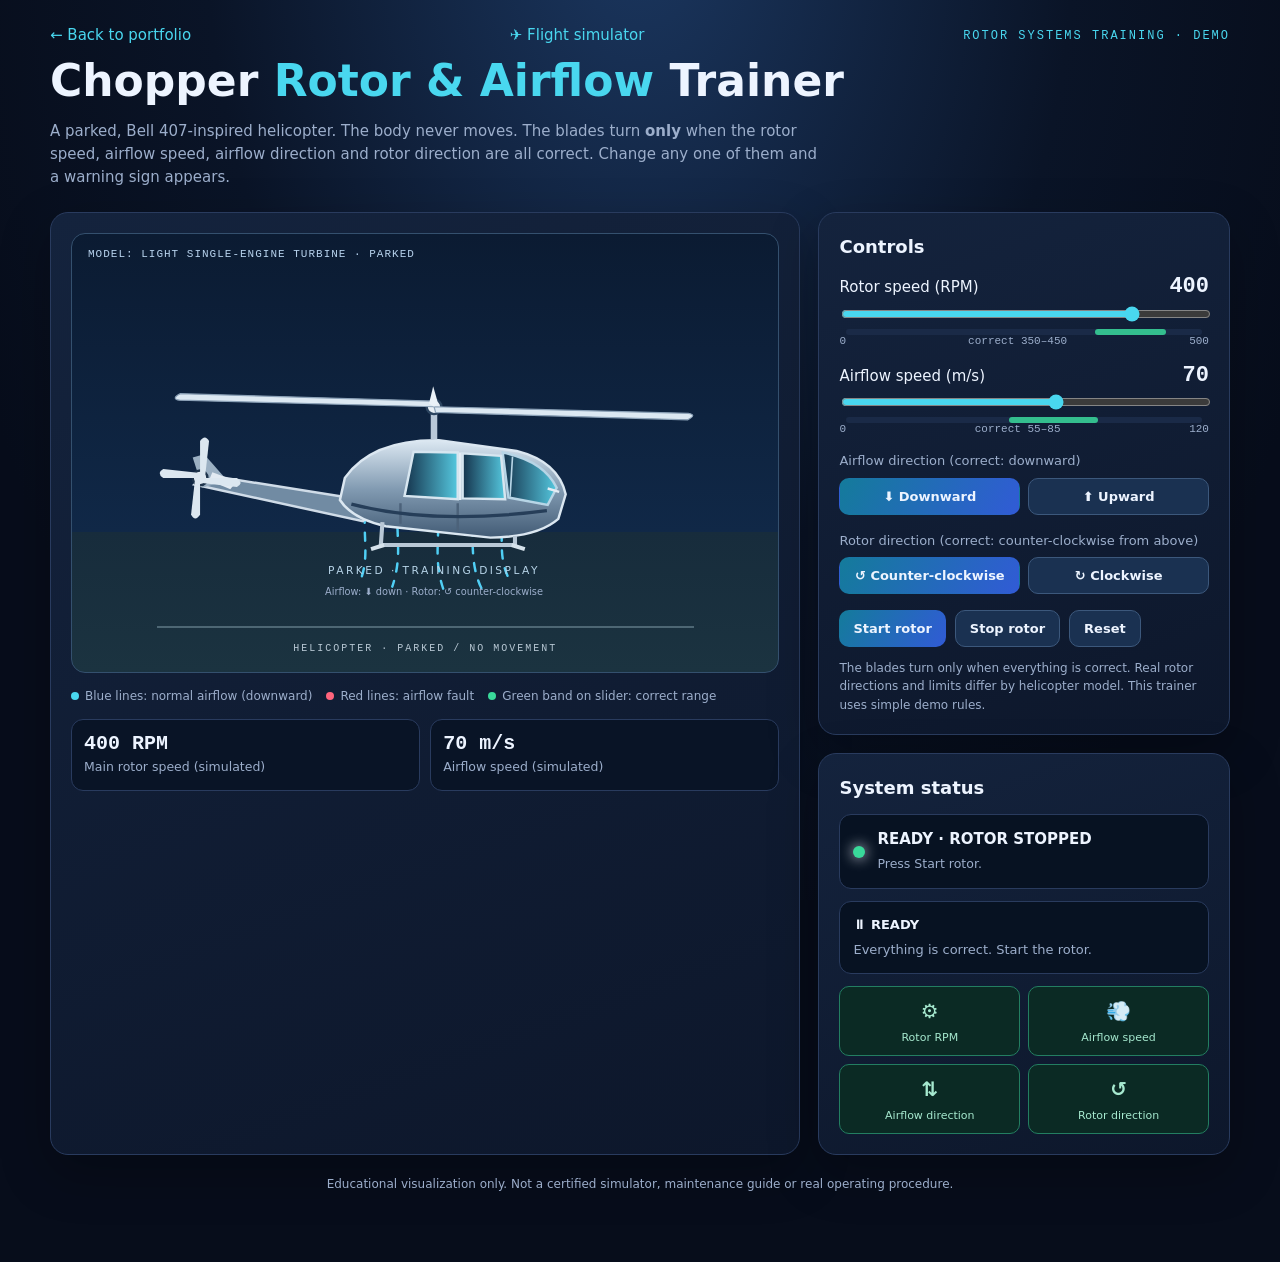
<file: chopper-trainer/index.html>
<!doctype html>
<html lang="en">
<head>
<meta charset="utf-8"><meta name="viewport" content="width=device-width,initial-scale=1">
<link rel="icon" href="data:,">
<meta name="description" content="Interactive helicopter rotor and airflow trainer with warning signs.">
<title>Chopper Rotor & Airflow Trainer | Ashesh Shrestha</title>
<style>
:root{color-scheme:dark;--bg:#070d1b;--line:#293b5e;--text:#edf4ff;--muted:#9caecb;--cyan:#49d7ef;--green:#39d99a;--amber:#ffc45c;--red:#ff647c}
*{box-sizing:border-box}
body{margin:0;background:radial-gradient(ellipse at 50% -10%,#1b3760 0,#0a1427 48%,var(--bg) 80%) fixed;background-color:var(--bg);color:var(--text);font:15px/1.55 Inter,system-ui,sans-serif}
a{color:var(--cyan);text-decoration:none}
.wrap{width:min(1180px,94%);margin:auto;padding:24px 0 50px}
.top{display:flex;justify-content:space-between;align-items:center;gap:16px;flex-wrap:wrap}
.eyebrow{font:12px ui-monospace,monospace;letter-spacing:2px;text-transform:uppercase;color:var(--cyan)}
h1{font-size:clamp(26px,5vw,44px);line-height:1.08;margin:10px 0}
h2{font-size:18px;margin:0 0 12px}
.sub{color:var(--muted);max-width:780px}
.layout{display:grid;grid-template-columns:minmax(0,1.55fr) minmax(290px,.85fr);gap:18px;margin-top:22px}
.panel{background:linear-gradient(160deg,#14233d,#0d172b);border:1px solid var(--line);border-radius:18px;padding:20px;box-shadow:0 18px 50px #0004}
.scene{position:relative;overflow:hidden;min-height:440px;background:linear-gradient(#0b1b32,#102847 68%,#172c3c 68%,#1b3340);border-radius:14px;border:1px solid #34506e}
.scene-label{position:absolute;top:14px;left:16px;color:#b8d3ee;font:11px ui-monospace,monospace;letter-spacing:1px;z-index:2}
.helicopter{position:absolute;width:min(88%,690px);height:auto;left:50%;top:63%;transform:translate(-50%,-50%);overflow:visible}
.rotor{transform-box:fill-box;transform-origin:center;animation:spin var(--rotor-duration,.16s) linear infinite;animation-play-state:paused}
.rotor.active{animation-play-state:running}
@keyframes spin{to{transform:rotate(360deg)}}
.airflow{opacity:0;transition:opacity .25s}
.airflow.show{opacity:.95}
.flowline{stroke:#53d8ff;stroke-width:3;stroke-linecap:round;stroke-dasharray:10 12;animation:flow var(--flow-dur,1.1s) linear infinite}
@keyframes flow{to{stroke-dashoffset:-44}}
.flowline.up{animation-direction:reverse}
.flowline.wrong{stroke:var(--red)}
.ground{position:absolute;bottom:10%;left:12%;right:12%;height:2px;background:#b4d3df55}
.pad{position:absolute;bottom:4%;left:50%;transform:translateX(-50%);font:10px ui-monospace,monospace;color:#b8c8d4;letter-spacing:2px;white-space:nowrap}
.sign-on-scene{position:absolute;left:50%;top:9%;transform:translateX(-50%);z-index:3;min-width:min(86%,430px);text-align:center;padding:10px 16px;border-radius:12px;font-weight:800;letter-spacing:1px;border:3px solid #fff;background:#d92b45;color:#fff;box-shadow:0 8px 30px #0008;animation:blink 1s steps(2) infinite}
.sign-on-scene small{display:block;font-weight:600;letter-spacing:0;font-size:12px;opacity:.95}
.sign-on-scene.good{background:#17835f;animation:none}
@keyframes blink{50%{opacity:.55}}
.legend{display:flex;gap:14px;flex-wrap:wrap;margin-top:14px;color:var(--muted);font-size:12px}
.key{display:inline-flex;align-items:center;gap:6px}
.dot{width:8px;height:8px;border-radius:50%;background:var(--cyan)}.dot.red{background:var(--red)}.dot.green{background:var(--green)}
.side{display:grid;gap:18px;align-content:start}
.status{display:flex;gap:12px;align-items:center;padding:13px;border:1px solid var(--line);border-radius:12px;background:#071222}
.lamp{width:12px;height:12px;border-radius:50%;background:var(--amber);box-shadow:0 0 14px currentColor;flex:none}.lamp.good{background:var(--green)}.lamp.bad{background:var(--red)}
.status strong{display:block}.status small{color:var(--muted)}
.metric{display:flex;justify-content:space-between;align-items:baseline;margin:14px 0 4px}
.metric strong{font:700 22px ui-monospace,monospace}
input[type=range]{width:100%;accent-color:var(--cyan);cursor:pointer}
.band{position:relative;height:6px;border-radius:3px;background:#1a2a47;margin:0 7px}
.band i{position:absolute;top:0;bottom:0;background:var(--green);border-radius:3px;opacity:.85}
.range-labels{display:flex;justify-content:space-between;color:var(--muted);font:11px ui-monospace,monospace}
.control{margin:12px 0 16px}
.seg{display:flex;gap:8px;margin-top:6px}
.seg button{flex:1}
.seg button[aria-pressed=true]{background:linear-gradient(120deg,#147b9b,#315bd6);border-color:transparent}
.lab{font-size:13px;color:var(--muted)}
.btns{display:flex;gap:9px;flex-wrap:wrap;margin-top:14px}
button{border:1px solid #3c587c;background:#1a3151;color:var(--text);padding:10px 14px;border-radius:10px;font:600 13px Inter,system-ui,sans-serif;cursor:pointer}
button.primary{background:linear-gradient(120deg,#147b9b,#315bd6);border:0}
button:hover{filter:brightness(1.15)}button:disabled{opacity:.6;cursor:default}
.warning{border:1px solid var(--line);border-radius:12px;padding:13px;background:#071222;margin-top:12px}
.warning.good{border-color:#237e61}.warning.bad{border-color:#9d394c;background:#2b1220}
.warning h3{font-size:13px;margin:0 0 5px}.warning p{margin:0;color:var(--muted);font-size:13px}
.warning.bad h3{color:#ff8797}.warning.good h3{color:var(--green)}
.gauges{display:grid;grid-template-columns:1fr 1fr;gap:10px;margin-top:14px}
.gauge{background:#091426;border:1px solid var(--line);border-radius:12px;padding:12px}
.gauge b{font:700 20px ui-monospace,monospace;display:block}.gauge small{color:var(--muted)}
.notes{color:var(--muted);font-size:12px;margin-top:12px}
.signs{display:grid;grid-template-columns:repeat(2,1fr);gap:8px;margin-top:12px}
.sign{border:1px solid #237e61;border-radius:10px;padding:9px;text-align:center;font-size:11px;color:#a6e9cf;background:#0b2a24}
.sign b{display:block;font-size:20px;margin-bottom:2px}
.sign.bad{border-color:#9d394c;background:#3a1423;color:#ffb0bc;animation:blink 1s steps(2) infinite}
.footer{margin-top:20px;color:var(--muted);font-size:12px;text-align:center}
@media(max-width:850px){.layout{grid-template-columns:1fr}.scene{min-height:350px}}
@media(max-width:480px){.scene{min-height:290px}.panel{padding:14px}}
@media (prefers-reduced-motion:reduce){.sign-on-scene,.sign.bad{animation:none}}
</style>
</head>
<body><main class="wrap">
<div class="top"><a href="../index.html#artifact2" target="_top">← Back to portfolio</a><a href="../flight-simulator/index.html">✈ Flight simulator</a><span class="eyebrow">Rotor systems training · Demo</span></div>
<h1>Chopper <span style="color:var(--cyan)">Rotor &amp; Airflow</span> Trainer</h1>
<p class="sub">A parked, Bell 407-inspired helicopter. The body never moves. The blades turn <b>only</b> when the rotor speed, airflow speed, airflow direction and rotor direction are all correct. Change any one of them and a warning sign appears.</p>

<div class="layout">
<section class="panel">
<div class="scene" aria-label="Animated helicopter model and airflow">
<div class="scene-label">MODEL: LIGHT SINGLE-ENGINE TURBINE · PARKED</div>
<div class="sign-on-scene" id="sceneSign" role="alert" hidden></div>
<svg class="helicopter" viewBox="0 0 760 390" role="img" aria-label="Side view of a parked helicopter with turning main and tail rotor">
<defs><linearGradient id="body" x2="0" y2="1"><stop stop-color="#dce8f2"/><stop offset=".5" stop-color="#829bb2"/><stop offset="1" stop-color="#425b75"/></linearGradient><linearGradient id="glass"><stop stop-color="#15334c"/><stop offset="1" stop-color="#55c8df"/></linearGradient>
<marker id="ah" markerWidth="8" markerHeight="8" refX="6" refY="4" orient="auto"><path d="M0 0L8 4L0 8Z" fill="#53d8ff"/></marker></defs>
<g class="airflow" id="airflowSvg" fill="none"><path class="flowline" d="M350 174 C340 220 355 245 340 290"/><path class="flowline" d="M390 174 C405 220 385 250 405 300"/><path class="flowline" d="M430 174 C445 218 430 255 450 294"/><path class="flowline" d="M310 180 C300 220 315 250 300 285"/><path class="flowline" d="M470 180 C480 220 465 250 485 285"/></g>
<path d="M330 188 L110 153 L98 165 L304 210Z" fill="#718ba3" stroke="#d0dce8" stroke-width="3"/><path d="M138 160 L110 128 L96 132 L108 169Z" fill="#9bb0c3"/><path d="M150 161 L120 150 L116 160 L142 171Z" fill="#e2eaf2"/>
<path d="M282 157 Q315 110 397 111 L492 124 Q543 137 552 177 L543 207 Q518 229 460 230 L332 216 Q291 207 276 184Z" fill="url(#body)" stroke="#dbe7f1" stroke-width="3"/>
<path d="M475 126 Q525 136 541 169 L530 190 L482 181Z" fill="url(#glass)" stroke="#b7d5e6" stroke-width="3"/><path d="M487 131 L484 180" stroke="#b7d5e6" stroke-width="2"/><path d="M530 170 L544 174" stroke="#e5edf5" stroke-width="3"/>
<path d="M366 125 L420 126 L420 183 L355 179Z" fill="url(#glass)" stroke="#d7e6f0" stroke-width="3"/><path d="M426 127 L473 130 L478 183 L426 182Z" fill="url(#glass)" stroke="#d7e6f0" stroke-width="3"/><path d="M423 126 L423 184" stroke="#e4edf5" stroke-width="3"/>
<path d="M350 188 L350 213 M420 188 L420 222" stroke="#4c627a" stroke-width="3"/><path d="M290 189 Q390 215 529 197" fill="none" stroke="#263e59" stroke-width="4"/><path d="M328 211 L326 239 L490 239 L490 228" fill="none" stroke="#b9c8d6" stroke-width="5"/><path d="M330 239 L314 244 M486 239 L502 244" stroke="#d6e2eb" stroke-width="5"/>
<circle cx="105" cy="157" r="9" fill="#e5edf5" stroke="#1d334b" stroke-width="3"/>
<g id="tailRotor" class="rotor"><path d="M105 157 L105 112 Q111 103 116 112 L111 157Z" fill="#dce7f0"/><path d="M105 157 L105 202 Q99 211 94 202 L99 157Z" fill="#dce7f0"/><path d="M105 157 L60 157 Q51 151 60 146 L105 151Z" fill="#dce7f0"/><path d="M105 157 L150 157 Q159 163 150 168 L105 163Z" fill="#dce7f0"/></g>
<path d="M391 110 L391 70" stroke="#b9c8d8" stroke-width="8"/><circle cx="391" cy="70" r="9" fill="#e8eff5" stroke="#2c4560" stroke-width="3"/>
<g id="mainRotor" class="rotor"><path d="M391 70 L80 62 Q69 60 81 54 L389 63Z" fill="#dce8f2" stroke="#8ba1b7" stroke-width="1.5"/><path d="M391 70 L702 78 Q713 80 701 86 L393 77Z" fill="#dce8f2" stroke="#8ba1b7" stroke-width="1.5"/><path d="M391 70 L385 66 L390 45 L396 66Z" fill="#eaf2f8"/></g>
<text x="391" y="275" text-anchor="middle" fill="#b7d4e8" font-size="13" letter-spacing="3">PARKED · TRAINING DISPLAY</text>
<text id="dirTxt" x="391" y="300" text-anchor="middle" fill="#9caecb" font-size="12"></text>
</svg>
<div class="ground"></div><div class="pad">HELICOPTER · PARKED / NO MOVEMENT</div></div>
<div class="legend"><span class="key"><i class="dot"></i> Blue lines: normal airflow (downward)</span><span class="key"><i class="dot red"></i> Red lines: airflow fault</span><span class="key"><i class="dot green"></i> Green band on slider: correct range</span></div>
<div class="gauges"><div class="gauge"><b id="rpmRead">400 RPM</b><small>Main rotor speed (simulated)</small></div><div class="gauge"><b id="airRead">70 m/s</b><small>Airflow speed (simulated)</small></div></div>
</section>

<aside class="side">
<section class="panel"><h2>Controls</h2>
<div class="control"><div class="metric"><label for="rpm">Rotor speed (RPM)</label><strong id="rpmVal">400</strong></div>
<input id="rpm" type="range" min="0" max="500" value="400" step="5"><div class="band"><i style="left:70%;width:20%"></i></div><div class="range-labels"><span>0</span><span>correct 350–450</span><span>500</span></div></div>
<div class="control"><div class="metric"><label for="air">Airflow speed (m/s)</label><strong id="airVal">70</strong></div>
<input id="air" type="range" min="0" max="120" value="70" step="1"><div class="band"><i style="left:45.8%;width:25%"></i></div><div class="range-labels"><span>0</span><span>correct 55–85</span><span>120</span></div></div>
<div class="control"><div class="lab">Airflow direction (correct: downward)</div><div class="seg" id="segFlow"><button data-v="down" aria-pressed="true">⬇ Downward</button><button data-v="up" aria-pressed="false">⬆ Upward</button></div></div>
<div class="control"><div class="lab">Rotor direction (correct: counter-clockwise from above)</div><div class="seg" id="segSpin"><button data-v="ccw" aria-pressed="true">↺ Counter-clockwise</button><button data-v="cw" aria-pressed="false">↻ Clockwise</button></div></div>
<div class="btns"><button class="primary" id="start">Start rotor</button><button id="stop">Stop rotor</button><button id="reset">Reset</button></div>
<div class="notes">The blades turn only when everything is correct. Real rotor directions and limits differ by helicopter model. This trainer uses simple demo rules.</div></section>

<section class="panel"><h2>System status</h2>
<div class="status"><i class="lamp" id="lamp"></i><div><strong id="statusTitle">CHECKING</strong><small id="statusSub">Adjust controls to check</small></div></div>
<div class="warning" id="warning"><h3 id="warningTitle">STANDBY</h3><p id="warningText"></p></div>
<div class="signs"><div class="sign" id="sRpm"><b>⚙</b>Rotor RPM</div><div class="sign" id="sAir"><b>💨</b>Airflow speed</div><div class="sign" id="sFlow"><b>⇅</b>Airflow direction</div><div class="sign" id="sSpin"><b>↺</b>Rotor direction</div></div></section>
</aside></div>
<p class="footer">Educational visualization only. Not a certified simulator, maintenance guide or real operating procedure.</p>
</main>
<script>
(() => {
  const $ = id => document.getElementById(id);
  const rpm = $('rpm'), air = $('air'), main = $('mainRotor'), tail = $('tailRotor'), flow = $('airflowSvg');
  let running = false, flowDir = 'down', spinDir = 'ccw';

  function seg(id, set) {
    $(id).querySelectorAll('button').forEach(b => b.addEventListener('click', () => {
      $(id).querySelectorAll('button').forEach(x => x.setAttribute('aria-pressed', x === b));
      set(b.dataset.v); evaluate();
    }));
  }
  seg('segFlow', v => flowDir = v);
  seg('segSpin', v => spinDir = v);

  function mark(id, ok) { $(id).className = 'sign' + (ok ? '' : ' bad'); }

  function evaluate() {
    const r = +rpm.value, a = +air.value;
    const rpmOK = r >= 350 && r <= 450, airOK = a >= 55 && a <= 85;
    const flowOK = flowDir === 'down', spinOK = spinDir === 'ccw';
    const ok = rpmOK && airOK && flowOK && spinOK, enabled = running && ok;
    $('rpmVal').textContent = r; $('airVal').textContent = a;
    $('rpmRead').textContent = r + ' RPM'; $('airRead').textContent = a + ' m/s';

    // problems, most important first
    const bad = [];
    if (!spinOK) bad.push(['ROTOR TURNING THE WRONG WAY', 'Switch rotor direction to counter-clockwise.']);
    if (!flowOK) bad.push(['AIRFLOW GOING THE WRONG WAY', 'Air must flow downward through the rotor.']);
    if (r === 0) bad.push(['ROTOR SPEED IS ZERO', 'Raise the rotor RPM to 350–450.']);
    else if (r < 350) bad.push(['ROTOR SPEED TOO LOW', 'Increase the rotor RPM to 350–450.']);
    else if (r > 450) bad.push(['ROTOR SPEED TOO HIGH', 'Decrease the rotor RPM to 350–450.']);
    if (a < 55) bad.push(['AIRFLOW TOO LOW', 'Increase airflow to 55–85 m/s.']);
    else if (a > 85) bad.push(['AIRFLOW TOO HIGH', 'Decrease airflow to 55–85 m/s.']);

    // blades move only when everything is correct
    [main, tail].forEach(el => { el.classList.toggle('active', enabled); el.style.setProperty('--rotor-duration', Math.max(.035, 60 / Math.max(r, 1)) + 's'); });

    // airflow arrows: always visible when there is airflow; red when wrong; reversed when upward
    flow.classList.toggle('show', a > 0);
    flow.querySelectorAll('.flowline').forEach(el => {
      el.classList.toggle('wrong', !airOK || !flowOK);
      el.classList.toggle('up', !flowOK);
      el.style.setProperty('--flow-dur', Math.max(.3, 2.4 - a / 55).toFixed(2) + 's');
    });
    $('dirTxt').textContent = 'Airflow: ' + (flowOK ? '⬇ down' : '⬆ up') + '   ·   Rotor: ' + (spinOK ? '↺ counter-clockwise' : '↻ clockwise');

    // warning signs
    mark('sRpm', rpmOK); mark('sAir', airOK); mark('sFlow', flowOK); mark('sSpin', spinOK);
    const sign = $('sceneSign');
    if (bad.length) {
      sign.hidden = false; sign.className = 'sign-on-scene';
      sign.innerHTML = '⚠ ' + bad[0][0] + '<small>' + bad[0][1] + (bad.length > 1 ? '  (+' + (bad.length - 1) + ' more)' : '') + '</small>';
    } else if (enabled) {
      sign.hidden = false; sign.className = 'sign-on-scene good'; sign.innerHTML = '✓ ALL CORRECT<small>Blades turning at the correct speed and direction</small>';
    } else sign.hidden = true;

    $('lamp').className = 'lamp ' + (ok ? 'good' : 'bad');
    $('statusTitle').textContent = enabled ? 'NORMAL · ROTOR RUNNING' : ok ? 'READY · ROTOR STOPPED' : 'WARNING · BLADES LOCKED';
    $('statusSub').textContent = enabled ? 'The helicopter stays parked.' : ok ? 'Press Start rotor.' : 'Fix the red items to let the blades turn.';
    $('warning').className = 'warning ' + (enabled ? 'good' : ok ? '' : 'bad');
    $('warningTitle').textContent = enabled ? '✓ NORMAL OPERATION' : ok ? '⏸ READY' : '⚠ BLADES LOCKED';
    $('warningText').textContent = enabled ? 'Speed and direction are correct. Air flows downward under the rotor.' : ok ? 'Everything is correct. Start the rotor.' : bad.map(b => b[0].toLowerCase()).join('; ') + '.';
    $('start').disabled = enabled; $('start').textContent = enabled ? 'Rotor running' : 'Start rotor';
  }

  rpm.addEventListener('input', evaluate); air.addEventListener('input', evaluate);
  $('start').addEventListener('click', () => { running = true; evaluate(); });
  $('stop').addEventListener('click', () => { running = false; evaluate(); });
  $('reset').addEventListener('click', () => {
    rpm.value = 400; air.value = 70; running = false; flowDir = 'down'; spinDir = 'ccw';
    document.querySelectorAll('.seg').forEach(s => s.querySelectorAll('button').forEach((b, i) => b.setAttribute('aria-pressed', i === 0)));
    evaluate();
  });
  evaluate();
  window.__ct = { evaluate, set: (k, v) => { ({ rpm, air })[k] ? ({ rpm, air })[k].value = v : 0; evaluate(); }, state: () => ({ running, flowDir, spinDir }) };
})();
</script></body></html>
</file>
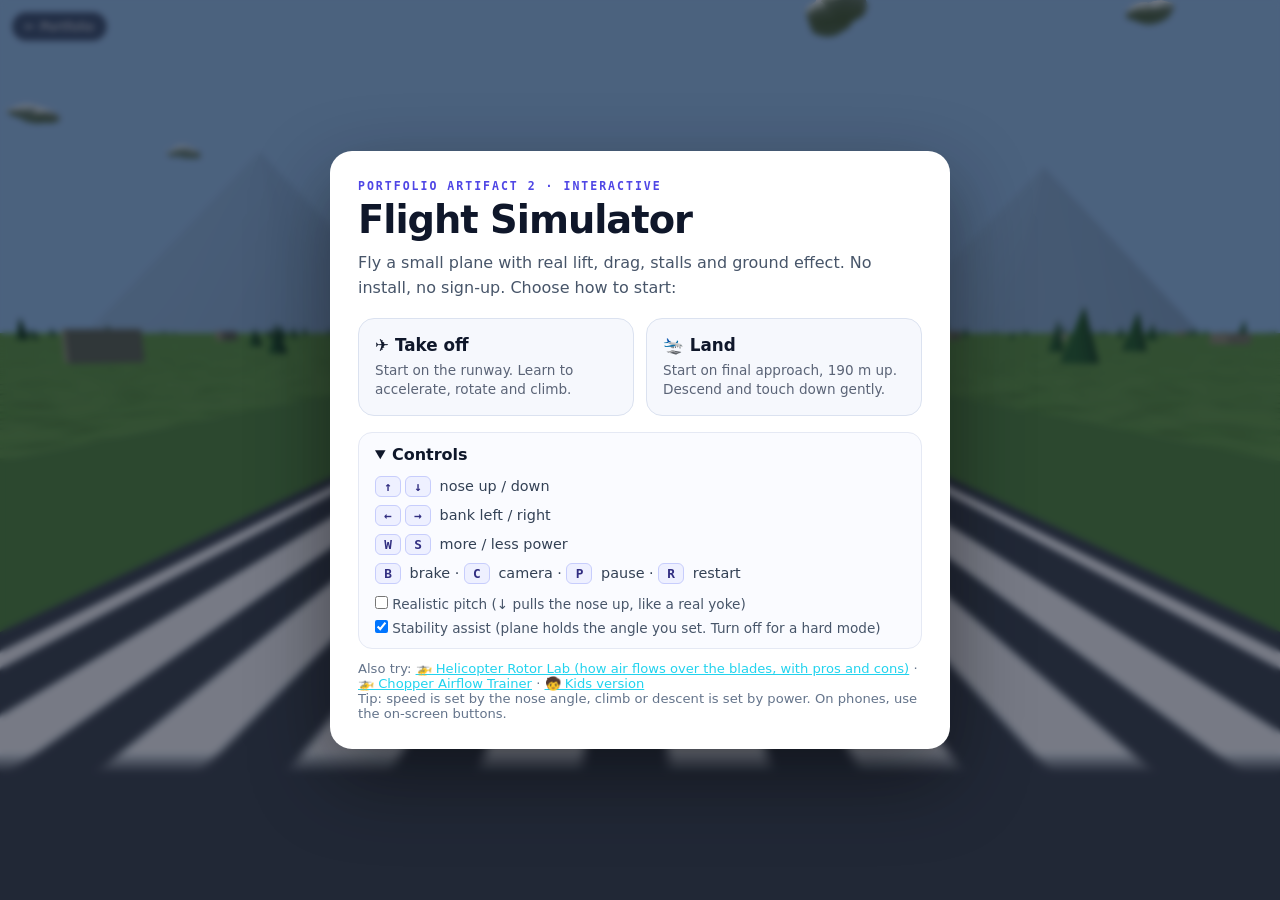
<file: flight-simulator/index.html>
<!DOCTYPE html>
<html lang="en">
<head>
  <meta charset="UTF-8" />
  <link rel="icon" href="data:,">
  <meta name="viewport" content="width=device-width, initial-scale=1, maximum-scale=1, user-scalable=no" />
  <title>Flight Simulator | Ashesh Shrestha</title>
  <meta name="description" content="A simple 3D flight simulator in your browser. Take off, fly, and land a small plane with realistic lift, drag, stall and ground effect." />
  <link rel="stylesheet" href="style.css" />
</head>
<body>
  <canvas id="view" aria-label="3D flight view"></canvas>

  <!-- HUD -->
  <div id="hud" hidden>
    <div class="coach" id="coach"><span class="coach-tag" id="coachTag">Coach</span><span id="coachText"></span></div>
    <div class="toolbar">
      <button id="btnPause" title="Pause (P)" aria-label="Pause">⏸</button>
      <button id="btnCam" title="Change camera (C)" aria-label="Change camera">🎥</button>
      <button id="btnRestart" title="Restart (R)" aria-label="Restart">↺</button>
      <button id="btnHelp" title="Controls (H)" aria-label="Show controls">?</button>
    </div>
    <div class="annun" id="annun" aria-label="Warning lights">
      <span data-w="stall">STALL</span><span data-w="slow">LOW SPEED</span><span data-w="fast">OVERSPEED</span>
      <span data-w="sink">SINK RATE</span><span data-w="low">LOW ALT</span><span data-w="high">HIGH ALT</span>
      <span data-w="bank">STEEP BANK</span><span data-w="nose">NOSE HIGH</span><span data-w="off">OFF RUNWAY</span>
    </div>
    <div class="warn" id="warn" hidden></div>
    <div class="toast" id="toast" hidden></div>

    <div class="panel instruments">
      <canvas id="att" width="132" height="132" aria-label="Attitude indicator"></canvas>
      <div class="gauge"><span class="lbl">SPEED</span><b id="gSpd">0</b><span class="unit">kt</span></div>
      <div class="gauge"><span class="lbl">ALTITUDE</span><b id="gAlt">0</b><span class="unit">ft</span></div>
      <div class="gauge"><span class="lbl">CLIMB</span><b id="gVs">0</b><span class="unit">ft/min</span></div>
      <div class="gauge"><span class="lbl">HEADING</span><b id="gHdg">0</b><span class="unit">°</span></div>
    </div>
    <div class="panel bars">
      <div class="bar-wrap"><span class="lbl">THROTTLE</span><div class="vbar"><i id="thrBar"></i></div><b id="thrTxt">0%</b></div>
      <div class="bar-wrap"><span class="lbl">ANGLE OF ATTACK</span><div class="vbar aoa"><i id="aoaBar"></i><u></u></div><b id="aoaTxt">0°</b></div>
    </div>

    <div class="touch" id="touch">
      <div class="pad">
        <button data-k="up">▲</button><button data-k="left">◀</button><button data-k="right">▶</button><button data-k="down">▼</button>
      </div>
      <div class="pad pad2">
        <button data-k="thrUp">PWR +</button><button data-k="thrDn">PWR −</button><button data-k="brake">BRAKE</button>
      </div>
    </div>
  </div>

  <!-- START -->
  <div class="overlay" id="start">
    <div class="card">
      <p class="eyebrow">Portfolio Artifact 2 · Interactive</p>
      <h1>Flight Simulator</h1>
      <p class="lead">Fly a small plane with real lift, drag, stalls and ground effect. No install, no sign-up. Choose how to start:</p>
      <div class="modes">
        <button class="mode" id="modeTake"><b>✈ Take off</b><span>Start on the runway. Learn to accelerate, rotate and climb.</span></button>
        <button class="mode" id="modeLand"><b>🛬 Land</b><span>Start on final approach, 190 m up. Descend and touch down gently.</span></button>
      </div>
      <details class="how" open>
        <summary>Controls</summary>
        <div class="keys">
          <div><kbd>↑</kbd><kbd>↓</kbd> nose up / down</div>
          <div><kbd>←</kbd><kbd>→</kbd> bank left / right</div>
          <div><kbd>W</kbd><kbd>S</kbd> more / less power</div>
          <div><kbd>B</kbd> brake · <kbd>C</kbd> camera · <kbd>P</kbd> pause · <kbd>R</kbd> restart</div>
        </div>
        <label class="opt"><input type="checkbox" id="optInvert" /> Realistic pitch (↓ pulls the nose up, like a real yoke)</label>
        <label class="opt"><input type="checkbox" id="optAssist" checked /> Stability assist (plane holds the angle you set. Turn off for a hard mode)</label>
      </details>
      <p class="hint links2">Also try: <a href="../rotor-lab/index.html">🚁 Helicopter Rotor Lab (how air flows over the blades, with pros and cons)</a> · <a href="../chopper-trainer/index.html">🚁 Chopper Airflow Trainer</a> · <a href="../kids/index.html">🧒 Kids version</a></p>
      <p class="hint">Tip: speed is set by the nose angle, climb or descent is set by power. On phones, use the on-screen buttons.</p>
    </div>
  </div>

  <!-- CRASH / LANDED -->
  <div class="overlay" id="result" hidden>
    <div class="card">
      <p class="eyebrow" id="resEyebrow"></p>
      <h2 id="resTitle"></h2>
      <p class="lead" id="resText"></p>
      <div class="actions">
        <button class="btn" id="resAgain">Try again</button>
        <button class="btn ghost" id="resKeep" hidden>Keep rolling</button>
        <button class="btn ghost" id="resMenu">Change mode</button>
      </div>
    </div>
  </div>

  <div class="overlay" id="nogl" hidden>
    <div class="card"><h2>WebGL is not available</h2><p class="lead">This simulator needs WebGL for 3D graphics. Try a recent version of Chrome, Edge, Firefox or Safari with hardware acceleration enabled.</p></div>
  </div>

  <a class="back" href="../index.html#artifact2" target="_top">← Portfolio</a>

  <script src="three.min.js"></script>
  <script src="flight-physics.js"></script>
  <script src="main.js"></script>
</body>
</html>
</file>
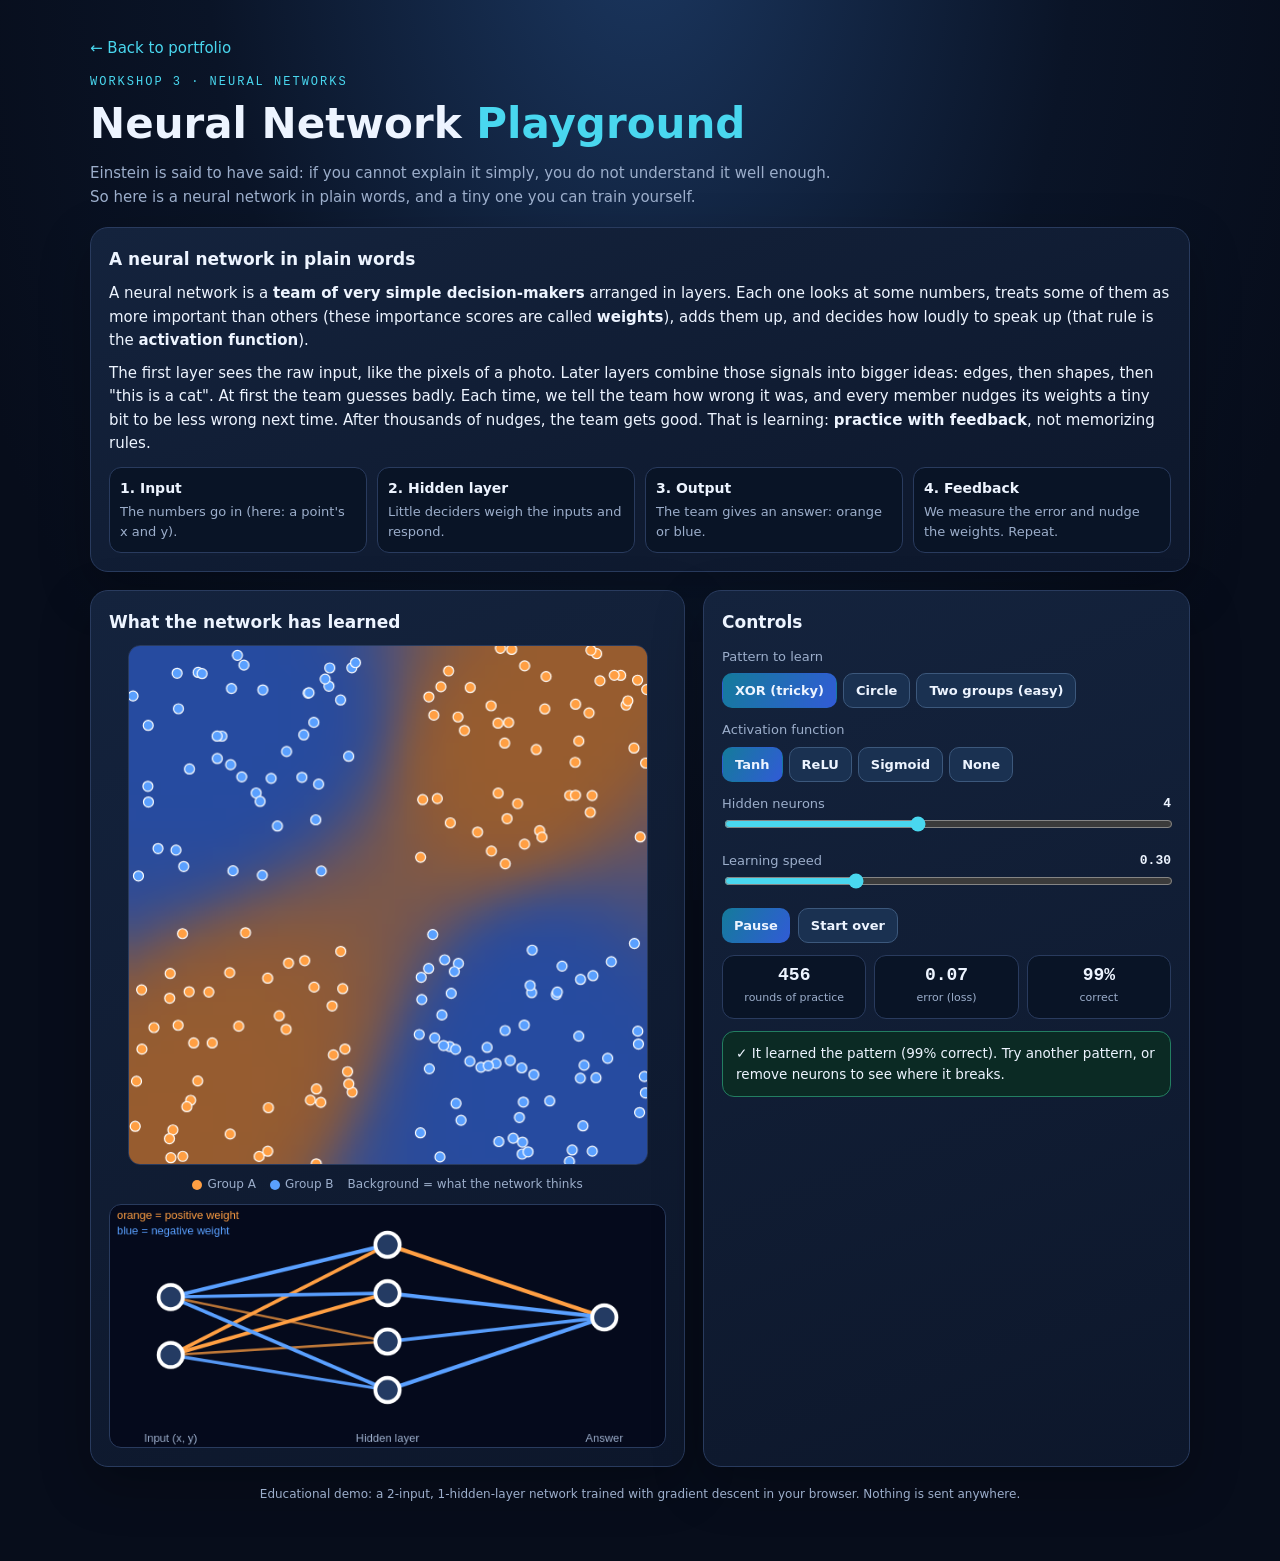
<file: neural-network-lab/index.html>
<!doctype html>
<html lang="en">
<head>
<meta charset="utf-8"><meta name="viewport" content="width=device-width,initial-scale=1">
<link rel="icon" href="data:,">
<meta name="description" content="Neural networks explained simply, with a small network you can train in your browser.">
<title>Neural Network Playground | Ashesh Shrestha</title>
<style>
:root{color-scheme:dark;--bg:#070d1b;--line:#293b5e;--text:#edf4ff;--muted:#9caecb;--cyan:#49d7ef;--green:#39d99a;--amber:#ffc45c;--red:#ff647c;--orange:#ff9f43;--blue:#5aa0ff}
*{box-sizing:border-box}
body{margin:0;background:radial-gradient(ellipse at 50% -10%,#1b3760 0,#0a1427 48%,var(--bg) 80%) fixed;background-color:var(--bg);color:var(--text);font:15px/1.55 Inter,system-ui,sans-serif}
a{color:var(--cyan);text-decoration:none}
.wrap{width:min(1100px,94%);margin:auto;padding:22px 0 46px}
.eyebrow{font:12px ui-monospace,monospace;letter-spacing:2px;text-transform:uppercase;color:var(--cyan)}
h1{font-size:clamp(26px,5vw,42px);line-height:1.1;margin:8px 0}
h2{font-size:17px;margin:0 0 10px}
.sub{color:var(--muted);max-width:760px}
.panel{background:linear-gradient(160deg,#14233d,#0d172b);border:1px solid var(--line);border-radius:18px;padding:18px;box-shadow:0 18px 50px #0004}
.explain{margin-top:18px}
.explain p{margin:0 0 10px}
.steps{display:grid;grid-template-columns:repeat(4,1fr);gap:10px;margin-top:12px}
.step{background:#091426;border:1px solid var(--line);border-radius:12px;padding:10px;font-size:13px;color:var(--muted)}
.step b{display:block;color:var(--text);font-size:14px;margin-bottom:2px}
.layout{display:grid;grid-template-columns:minmax(0,1.1fr) minmax(280px,.9fr);gap:18px;margin-top:18px}
canvas{display:block;width:100%;border-radius:12px;background:#050a1c;border:1px solid var(--line)}
#map{aspect-ratio:1/1;max-width:520px;margin:auto}
#net{aspect-ratio:16/7;margin-top:10px}
.ctl{margin:12px 0}
.ctl label{display:flex;justify-content:space-between;font-size:13px;color:var(--muted)}
.ctl label b{color:var(--text);font-family:ui-monospace,monospace}
input[type=range]{width:100%;accent-color:var(--cyan)}
.seg{display:flex;gap:6px;flex-wrap:wrap;margin-top:6px}
button{border:1px solid #3c587c;background:#1a3151;color:var(--text);padding:9px 12px;border-radius:10px;font:600 13px Inter,system-ui,sans-serif;cursor:pointer}
button[aria-pressed=true]{background:linear-gradient(120deg,#147b9b,#315bd6);border-color:transparent}
button.primary{background:linear-gradient(120deg,#147b9b,#315bd6);border:0}
button:hover{filter:brightness(1.15)}
.stats{display:grid;grid-template-columns:repeat(3,1fr);gap:8px;margin:12px 0}
.stat{background:#091426;border:1px solid var(--line);border-radius:12px;padding:9px;text-align:center}
.stat b{display:block;font:700 18px ui-monospace,monospace}.stat small{color:var(--muted);font-size:11px}
.msg{border:1px solid var(--line);border-radius:12px;padding:11px 13px;background:#071222;font-size:13.5px;min-height:62px}
.msg.good{border-color:#237e61;background:#0b2a24}.msg.warn{border-color:#9d6a1d;background:#2b2210}.msg.bad{border-color:#9d394c;background:#2b1220}
.legend{display:flex;gap:14px;flex-wrap:wrap;color:var(--muted);font-size:12px;margin-top:10px;justify-content:center}
.dot{display:inline-block;width:10px;height:10px;border-radius:50%;margin-right:5px;vertical-align:middle}
.footer{margin-top:18px;color:var(--muted);font-size:12px;text-align:center}
@media(max-width:850px){.layout{grid-template-columns:1fr}.steps{grid-template-columns:1fr 1fr}}
</style>
</head>
<body><main class="wrap">
<p><a href="../index.html#artifact3" target="_top">← Back to portfolio</a></p>
<p class="eyebrow">Workshop 3 · Neural networks</p>
<h1>Neural Network <span style="color:var(--cyan)">Playground</span></h1>
<p class="sub">Einstein is said to have said: if you cannot explain it simply, you do not understand it well enough. So here is a neural network in plain words, and a tiny one you can train yourself.</p>

<section class="panel explain">
<h2>A neural network in plain words</h2>
<p>A neural network is a <b>team of very simple decision-makers</b> arranged in layers. Each one looks at some numbers, treats some of them as more important than others (these importance scores are called <b>weights</b>), adds them up, and decides how loudly to speak up (that rule is the <b>activation function</b>).</p>
<p>The first layer sees the raw input, like the pixels of a photo. Later layers combine those signals into bigger ideas: edges, then shapes, then "this is a cat". At first the team guesses badly. Each time, we tell the team how wrong it was, and every member nudges its weights a tiny bit to be less wrong next time. After thousands of nudges, the team gets good. That is learning: <b>practice with feedback</b>, not memorizing rules.</p>
<div class="steps">
<div class="step"><b>1. Input</b>The numbers go in (here: a point's x and y).</div>
<div class="step"><b>2. Hidden layer</b>Little deciders weigh the inputs and respond.</div>
<div class="step"><b>3. Output</b>The team gives an answer: orange or blue.</div>
<div class="step"><b>4. Feedback</b>We measure the error and nudge the weights. Repeat.</div>
</div>
</section>

<div class="layout">
<section class="panel">
<h2>What the network has learned</h2>
<canvas id="map" width="520" height="520" aria-label="Decision map: background color shows the network's answer for each position, dots are the training data"></canvas>
<div class="legend"><span><i class="dot" style="background:var(--orange)"></i>Group A</span><span><i class="dot" style="background:var(--blue)"></i>Group B</span><span>Background = what the network thinks</span></div>
<canvas id="net" width="640" height="280" aria-label="Network diagram"></canvas>
</section>

<section class="panel">
<h2>Controls</h2>
<div class="ctl"><label>Pattern to learn</label><div class="seg" id="segData"><button data-v="xor" aria-pressed="true">XOR (tricky)</button><button data-v="circle" aria-pressed="false">Circle</button><button data-v="blobs" aria-pressed="false">Two groups (easy)</button></div></div>
<div class="ctl"><label>Activation function</label><div class="seg" id="segAct"><button data-v="tanh" aria-pressed="true">Tanh</button><button data-v="relu" aria-pressed="false">ReLU</button><button data-v="sigmoid" aria-pressed="false">Sigmoid</button><button data-v="linear" aria-pressed="false">None</button></div></div>
<div class="ctl"><label for="hid">Hidden neurons <b id="hidV">4</b></label><input id="hid" type="range" min="1" max="8" value="4"></div>
<div class="ctl"><label for="lr">Learning speed <b id="lrV">0.30</b></label><input id="lr" type="range" min="0.02" max="1" step="0.02" value="0.3"></div>
<div style="display:flex;gap:8px;flex-wrap:wrap"><button class="primary" id="train">Pause</button><button id="reset">Start over</button></div>
<div class="stats"><div class="stat"><b id="ep">0</b><small>rounds of practice</small></div><div class="stat"><b id="loss">-</b><small>error (loss)</small></div><div class="stat"><b id="acc">-</b><small>correct</small></div></div>
<div class="msg" id="msg"></div>
</section>
</div>
<p class="footer">Educational demo: a 2-input, 1-hidden-layer network trained with gradient descent in your browser. Nothing is sent anywhere.</p>
</main>
<script>
(() => {
  const $ = id => document.getElementById(id);
  const map = $('map'), mg = map.getContext('2d'), net = $('net'), ng = net.getContext('2d');
  let data = 'xor', act = 'tanh', H = 4, lr = 0.3, running = true, epoch = 0;
  let pts = [], W1, B1, W2, B2, lossV = 0, accV = 0;

  // simple seeded random so a "start over" gives a fresh network each time
  const rnd = () => Math.random(), gauss = () => Math.sqrt(-2 * Math.log(rnd() + 1e-9)) * Math.cos(2 * Math.PI * rnd());

  const ACT = {
    tanh: [x => Math.tanh(x), y => 1 - y * y],
    relu: [x => Math.max(0, x), y => y > 0 ? 1 : 0],
    sigmoid: [x => 1 / (1 + Math.exp(-x)), y => y * (1 - y)],
    linear: [x => x, () => 1]
  };
  const sig = x => 1 / (1 + Math.exp(-x));

  function makeData() {
    pts = [];
    while (pts.length < 200) {
      let x, y, t;
      if (data === 'blobs') {
        t = rnd() < .5 ? 0 : 1;
        x = (t ? .45 : -.45) + gauss() * .18; y = (t ? .4 : -.4) + gauss() * .18;
        if (Math.abs(x) > 1 || Math.abs(y) > 1) continue;
      } else {
        x = rnd() * 2 - 1; y = rnd() * 2 - 1;
        if (data === 'xor') { if (Math.abs(x) < .1 || Math.abs(y) < .1) continue; t = x * y > 0 ? 1 : 0; }
        else { const r = Math.hypot(x, y); if (r > .95 || (r > .45 && r < .6)) continue; t = r < .5 ? 1 : 0; }
      }
      pts.push({ x, y, t });
    }
  }
  function init() {
    W1 = Array.from({ length: H }, () => [gauss() * .8, gauss() * .8]);
    B1 = Array.from({ length: H }, () => gauss() * .1);
    W2 = Array.from({ length: H }, () => gauss() * .6);
    B2 = 0; epoch = 0; lossV = 0; accV = 0; done = false;
  }
  function forward(x, y) {
    const a = new Array(H);
    let z2 = B2;
    for (let j = 0; j < H; j++) { a[j] = ACT[act][0](W1[j][0] * x + W1[j][1] * y + B1[j]); z2 += W2[j] * a[j]; }
    return { a, p: sig(z2) };
  }
  function trainStep() {
    const gW1 = W1.map(() => [0, 0]), gB1 = new Array(H).fill(0), gW2 = new Array(H).fill(0); let gB2 = 0, L = 0, ok = 0;
    for (const q of pts) {
      const { a, p } = forward(q.x, q.y), d2 = p - q.t;
      L += -(q.t * Math.log(p + 1e-9) + (1 - q.t) * Math.log(1 - p + 1e-9)); ok += (p > .5) === (q.t === 1);
      gB2 += d2;
      for (let j = 0; j < H; j++) {
        gW2[j] += d2 * a[j];
        const d1 = d2 * W2[j] * ACT[act][1](a[j]);
        gW1[j][0] += d1 * q.x; gW1[j][1] += d1 * q.y; gB1[j] += d1;
      }
    }
    const n = pts.length, r = lr;
    for (let j = 0; j < H; j++) { W1[j][0] -= r * gW1[j][0] / n; W1[j][1] -= r * gW1[j][1] / n; B1[j] -= r * gB1[j] / n; W2[j] -= r * gW2[j] / n; }
    B2 -= r * gB2 / n; lossV = L / n; accV = ok / n; epoch++;
  }

  function drawMap() {
    const N = 40, off = drawMap.off || (drawMap.off = document.createElement('canvas'));
    off.width = off.height = N; const og = off.getContext('2d'), img = og.createImageData(N, N);
    for (let i = 0; i < N; i++) for (let j = 0; j < N; j++) {
      const p = forward((j / (N - 1)) * 2 - 1, 1 - (i / (N - 1)) * 2).p, k = (i * N + j) * 4;
      img.data[k] = 255 * p + 60 * (1 - p); img.data[k + 1] = 150 * p + 120 * (1 - p); img.data[k + 2] = 60 * p + 255 * (1 - p); img.data[k + 3] = 150;
    }
    og.putImageData(img, 0, 0);
    mg.clearRect(0, 0, 520, 520); mg.imageSmoothingEnabled = true; mg.drawImage(off, 0, 0, 520, 520);
    for (const q of pts) {
      mg.beginPath(); mg.arc((q.x + 1) / 2 * 520, (1 - q.y) / 2 * 520, 5, 0, 7);
      mg.fillStyle = q.t ? '#ff9f43' : '#5aa0ff'; mg.fill(); mg.strokeStyle = '#fff'; mg.lineWidth = 1.2; mg.stroke();
    }
  }
  function drawNet() {
    const w = 640, h = 280; ng.clearRect(0, 0, w, h);
    const xs = [70, 320, 570], inY = [h * .38, h * .62], hy = j => 18 + (j + .5) * (h - 56) / H, oy = (h - 20) / 2;
    const line = (x1, y1, x2, y2, wt) => { ng.strokeStyle = wt > 0 ? 'rgba(255,159,67,' + Math.min(1, .15 + Math.abs(wt) * .4) + ')' : 'rgba(90,160,255,' + Math.min(1, .15 + Math.abs(wt) * .4) + ')'; ng.lineWidth = .5 + Math.min(4, Math.abs(wt) * 1.6); ng.beginPath(); ng.moveTo(x1, y1); ng.lineTo(x2, y2); ng.stroke(); };
    for (let j = 0; j < H; j++) { line(xs[0], inY[0], xs[1], hy(j), W1[j][0]); line(xs[0], inY[1], xs[1], hy(j), W1[j][1]); line(xs[1], hy(j), xs[2], oy, W2[j]); }
    const node = (x, y, c, t) => { ng.beginPath(); ng.arc(x, y, 14, 0, 7); ng.fillStyle = c; ng.fill(); ng.strokeStyle = '#fff'; ng.stroke(); };
    inY.forEach(y => node(xs[0], y, '#243b63')); for (let j = 0; j < H; j++) node(xs[1], hy(j), '#243b63'); node(xs[2], oy, '#243b63');
    ng.fillStyle = '#9caecb'; ng.font = '13px Inter, sans-serif'; ng.textAlign = 'center';
    ng.fillText('Input (x, y)', xs[0], h - 6); ng.fillText('Hidden layer', xs[1], h - 6); ng.fillText('Answer', xs[2], h - 6);
    ng.fillStyle = '#ff9f43'; ng.textAlign = 'left'; ng.fillText('orange = positive weight', 8, 16); ng.fillStyle = '#5aa0ff'; ng.fillText('blue = negative weight', 8, 34);
  }

  let done = false;
  function message() {
    const m = $('msg');
    let txt, cls = '';
    if (epoch < 30) { txt = 'Starting out: the network is guessing. Watch the background colors reshape as it practices.'; }
    else if (accV >= .97) { done = true; txt = '✓ It learned the pattern (' + Math.round(accV * 100) + '% correct). Try another pattern, or remove neurons to see where it breaks.'; cls = 'good'; }
    else if (act === 'linear' && data !== 'blobs' && epoch > 150) { txt = 'Stuck: with no activation function, the network can only draw one straight line. ' + (data === 'xor' ? 'XOR needs a bend.' : 'A circle needs a bend.') + ' Choose Tanh or ReLU.'; cls = 'bad'; }
    else if (H < 3 && data !== 'blobs' && epoch > 300) { txt = 'Too few neurons: this pattern needs more than ' + H + ' hidden neuron' + (H > 1 ? 's' : '') + ' to bend the line enough. Add some.'; cls = 'warn'; }
    else if (lr > .8 && epoch > 100 && accV < .9) { txt = 'The learning speed is high, so each nudge may overshoot. Try a smaller speed.'; cls = 'warn'; }
    else { txt = 'Learning... ' + Math.round(accV * 100) + '% correct so far. Each round, every weight is nudged a little to reduce the error.'; }
    m.textContent = txt; m.className = 'msg ' + cls;
  }

  function reset() { makeData(); init(); }
  function seg(id, fn) { $(id).querySelectorAll('button').forEach(b => b.addEventListener('click', () => { $(id).querySelectorAll('button').forEach(x => x.setAttribute('aria-pressed', x === b)); fn(b.dataset.v); })); }
  seg('segData', v => { data = v; reset(); });
  seg('segAct', v => { act = v; init(); });
  $('hid').oninput = e => { H = +e.target.value; $('hidV').textContent = H; init(); };
  $('lr').oninput = e => { lr = +e.target.value; $('lrV').textContent = lr.toFixed(2); };
  $('reset').onclick = () => { init(); running = true; $('train').textContent = 'Pause'; };
  $('train').onclick = () => { running = !running; $('train').textContent = running ? 'Pause' : 'Keep training'; };

  let tick = 0;
  function loop() {
    if (running) for (let i = 0; i < 8; i++) trainStep();
    if (tick++ % 2 === 0) {
      drawMap(); drawNet(); message();
      $('ep').textContent = epoch; $('loss').textContent = epoch ? lossV.toFixed(2) : '-'; $('acc').textContent = epoch ? Math.round(accV * 100) + '%' : '-';
    }
    requestAnimationFrame(loop);
  }
  reset(); loop();
  window.__nn = { setAct: v => { act = v; init(); }, setH: v => { H = v; init(); }, setData: v => { data = v; reset(); }, state: () => ({ epoch, accV, lossV, H, act, data }) };
})();
</script></body></html>
</file>
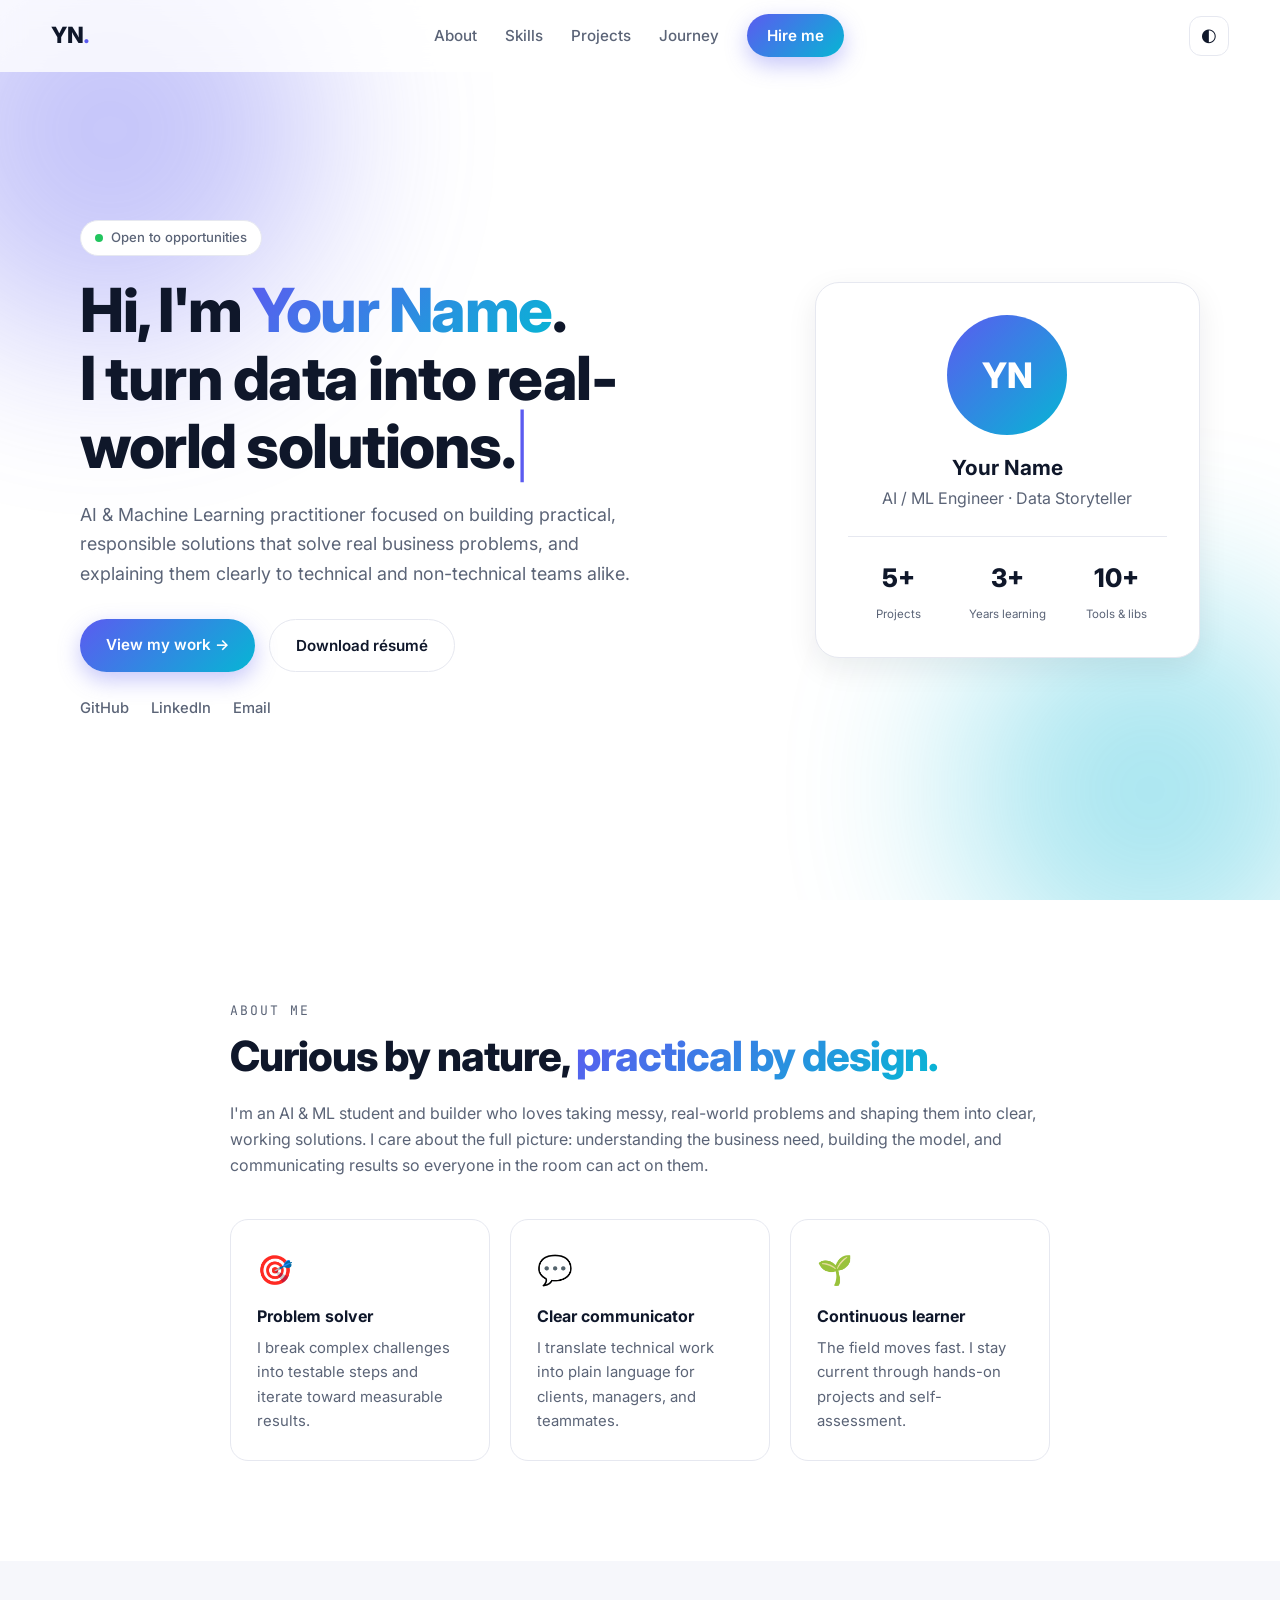
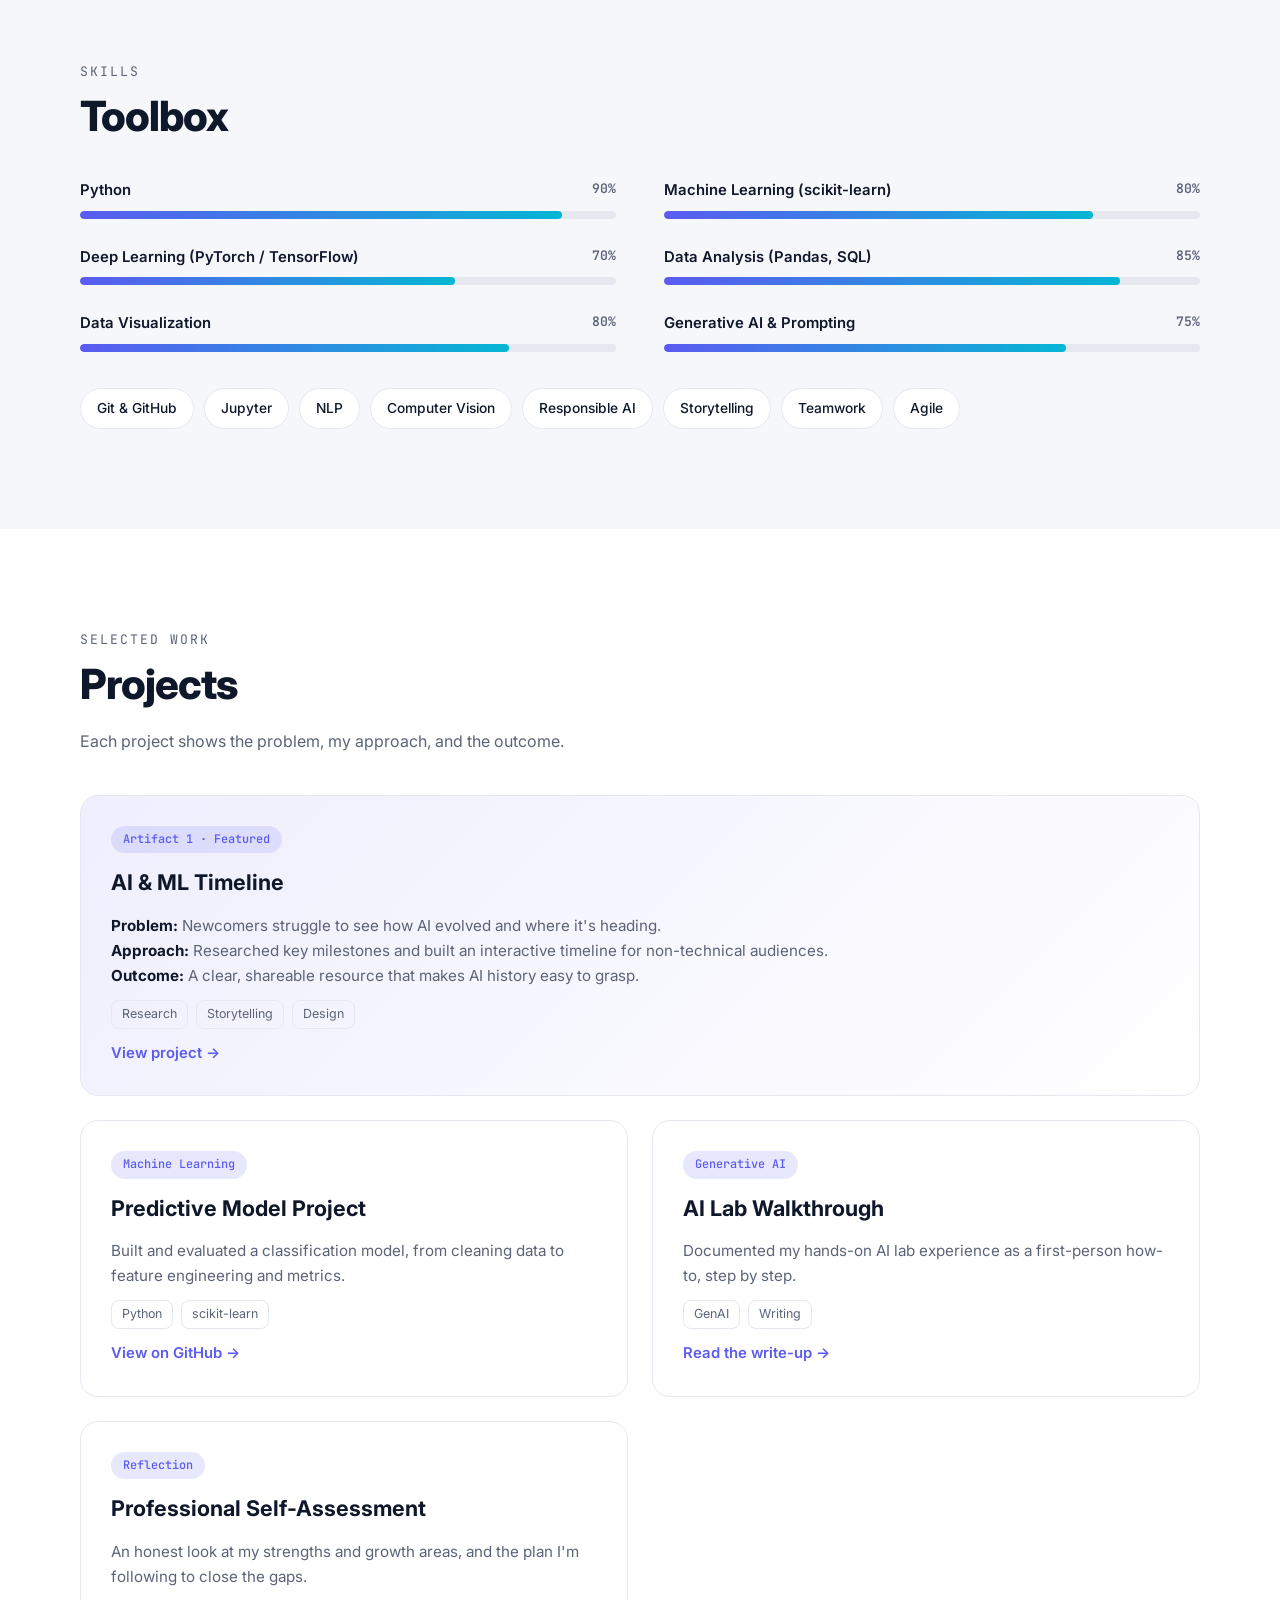
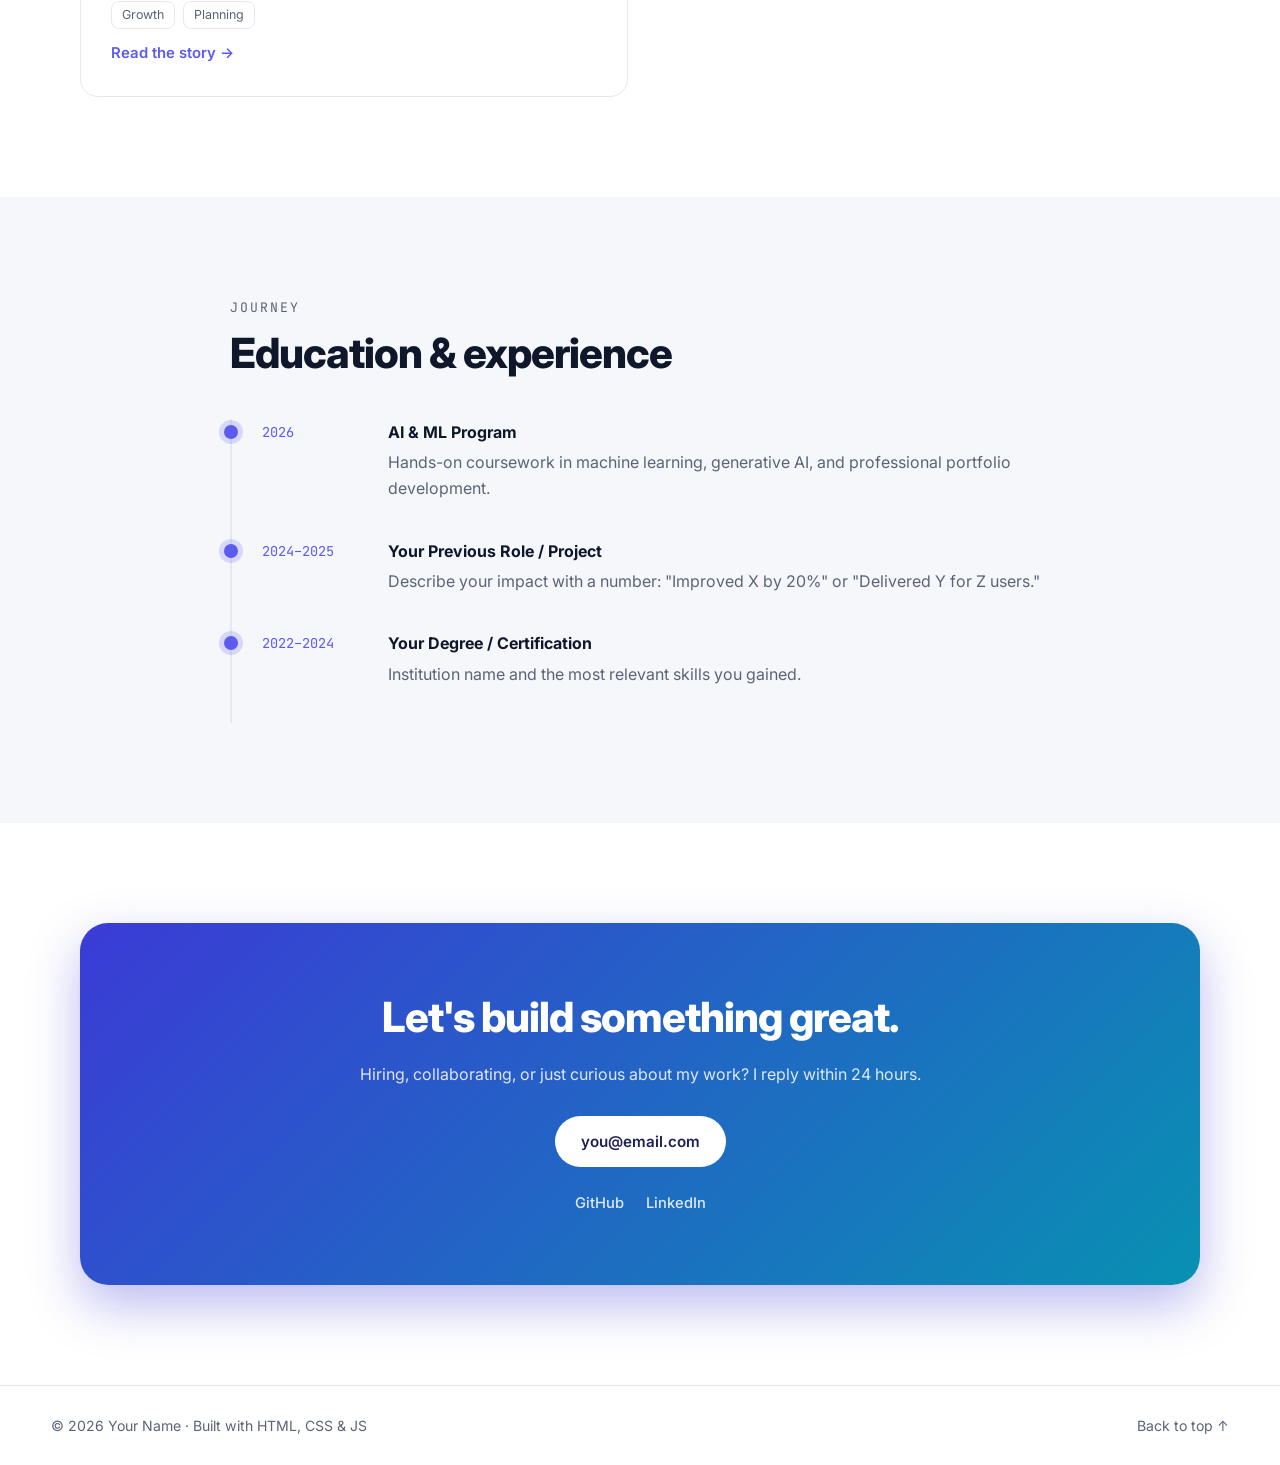
<file: portfolio/index.html>
<!DOCTYPE html>
<html lang="en">
<head>
  <meta charset="UTF-8" />
  <meta name="viewport" content="width=device-width, initial-scale=1" />
  <title>Your Name | AI & ML Portfolio</title>
  <meta name="description" content="Portfolio of Your Name: AI & Machine Learning projects, skills, and experience." />
  <meta property="og:title" content="Your Name | AI & ML Portfolio" />
  <meta property="og:description" content="Building practical, human-centered AI. See my projects and get in touch." />
  <meta property="og:type" content="website" />
  <link rel="preconnect" href="https://fonts.googleapis.com" />
  <link rel="preconnect" href="https://fonts.gstatic.com" crossorigin />
  <link href="https://fonts.googleapis.com/css2?family=Inter:wght@400;500;600;700;800&family=JetBrains+Mono:wght@400;500&display=swap" rel="stylesheet" />
  <link rel="stylesheet" href="style.css" />
</head>
<body>

  <!-- NAV -->
  <header class="nav" id="nav">
    <a href="#home" class="logo">YN<span>.</span></a>
    <nav class="nav-links" id="navLinks">
      <a href="#about">About</a>
      <a href="#skills">Skills</a>
      <a href="#projects">Projects</a>
      <a href="#journey">Journey</a>
      <a href="#contact" class="btn btn-small">Hire me</a>
    </nav>
    <div class="nav-actions">
      <button class="icon-btn" id="themeToggle" aria-label="Toggle dark mode">◐</button>
      <button class="icon-btn menu-btn" id="menuBtn" aria-label="Open menu">☰</button>
    </div>
  </header>

  <main>
    <!-- HERO -->
    <section class="hero" id="home">
      <div class="glow glow-1"></div>
      <div class="glow glow-2"></div>
      <div class="container hero-grid">
        <div class="hero-text reveal">
          <span class="badge"><i class="dot"></i> Open to opportunities</span>
          <h1>Hi, I'm <span class="gradient-text">Your Name</span>.<br />I turn data into <span class="typed-wrap"><span id="typed"></span><span class="cursor">|</span></span></h1>
          <p class="lead">
            AI &amp; Machine Learning practitioner focused on building practical, responsible solutions
            that solve real business problems, and explaining them clearly to technical and non-technical teams alike.
          </p>
          <div class="cta">
            <a href="#projects" class="btn">View my work →</a>
            <a href="resume.pdf" class="btn btn-ghost" download>Download résumé</a>
          </div>
          <ul class="socials">
            <li><a href="https://github.com/your-username" target="_blank" rel="noopener">GitHub</a></li>
            <li><a href="https://www.linkedin.com/in/your-username" target="_blank" rel="noopener">LinkedIn</a></li>
            <li><a href="mailto:you@email.com">Email</a></li>
          </ul>
        </div>

        <div class="hero-card reveal">
          <div class="avatar">
            <!-- Replace with your photo: <img src="assets/photo.jpg" alt="Your Name" /> -->
            <span>YN</span>
          </div>
          <h3>Your Name</h3>
          <p class="muted">AI / ML Engineer · Data Storyteller</p>
          <div class="stats">
            <div><strong data-count="5">0</strong><small>Projects</small></div>
            <div><strong data-count="3">0</strong><small>Years learning</small></div>
            <div><strong data-count="10">0</strong><small>Tools &amp; libs</small></div>
          </div>
        </div>
      </div>
    </section>

    <!-- ABOUT -->
    <section class="section" id="about">
      <div class="container narrow">
        <p class="eyebrow reveal">About me</p>
        <h2 class="reveal">Curious by nature, <span class="gradient-text">practical by design.</span></h2>
        <p class="reveal">
          I'm an AI &amp; ML student and builder who loves taking messy, real-world problems and shaping them into
          clear, working solutions. I care about the full picture: understanding the business need, building
          the model, and communicating results so everyone in the room can act on them.
        </p>
        <div class="value-grid">
          <article class="card reveal">
            <div class="ico">🎯</div>
            <h4>Problem solver</h4>
            <p>I break complex challenges into testable steps and iterate toward measurable results.</p>
          </article>
          <article class="card reveal">
            <div class="ico">💬</div>
            <h4>Clear communicator</h4>
            <p>I translate technical work into plain language for clients, managers, and teammates.</p>
          </article>
          <article class="card reveal">
            <div class="ico">🌱</div>
            <h4>Continuous learner</h4>
            <p>The field moves fast. I stay current through hands-on projects and self-assessment.</p>
          </article>
        </div>
      </div>
    </section>

    <!-- SKILLS -->
    <section class="section alt" id="skills">
      <div class="container">
        <p class="eyebrow reveal">Skills</p>
        <h2 class="reveal">Toolbox</h2>
        <div class="skills-grid">
          <div class="skill reveal"><div class="skill-head"><span>Python</span><span>90%</span></div><div class="bar"><i style="--w:90%"></i></div></div>
          <div class="skill reveal"><div class="skill-head"><span>Machine Learning (scikit-learn)</span><span>80%</span></div><div class="bar"><i style="--w:80%"></i></div></div>
          <div class="skill reveal"><div class="skill-head"><span>Deep Learning (PyTorch / TensorFlow)</span><span>70%</span></div><div class="bar"><i style="--w:70%"></i></div></div>
          <div class="skill reveal"><div class="skill-head"><span>Data Analysis (Pandas, SQL)</span><span>85%</span></div><div class="bar"><i style="--w:85%"></i></div></div>
          <div class="skill reveal"><div class="skill-head"><span>Data Visualization</span><span>80%</span></div><div class="bar"><i style="--w:80%"></i></div></div>
          <div class="skill reveal"><div class="skill-head"><span>Generative AI &amp; Prompting</span><span>75%</span></div><div class="bar"><i style="--w:75%"></i></div></div>
        </div>
        <div class="chips reveal">
          <span>Git &amp; GitHub</span><span>Jupyter</span><span>NLP</span><span>Computer Vision</span>
          <span>Responsible AI</span><span>Storytelling</span><span>Teamwork</span><span>Agile</span>
        </div>
      </div>
    </section>

    <!-- PROJECTS -->
    <section class="section" id="projects">
      <div class="container">
        <p class="eyebrow reveal">Selected work</p>
        <h2 class="reveal">Projects</h2>
        <p class="muted reveal">Each project shows the problem, my approach, and the outcome.</p>

        <div class="project-grid">
          <article class="project featured reveal">
            <span class="tag">Artifact 1 · Featured</span>
            <h3>AI &amp; ML Timeline</h3>
            <p><b>Problem:</b> Newcomers struggle to see how AI evolved and where it's heading.<br />
               <b>Approach:</b> Researched key milestones and built an interactive timeline for non-technical audiences.<br />
               <b>Outcome:</b> A clear, shareable resource that makes AI history easy to grasp.</p>
            <div class="stack"><span>Research</span><span>Storytelling</span><span>Design</span></div>
            <a href="#" class="link">View project →</a>
          </article>

          <article class="project reveal">
            <span class="tag">Machine Learning</span>
            <h3>Predictive Model Project</h3>
            <p>Built and evaluated a classification model, from cleaning data to feature engineering and metrics.</p>
            <div class="stack"><span>Python</span><span>scikit-learn</span></div>
            <a href="#" class="link">View on GitHub →</a>
          </article>

          <article class="project reveal">
            <span class="tag">Generative AI</span>
            <h3>AI Lab Walkthrough</h3>
            <p>Documented my hands-on AI lab experience as a first-person how-to, step by step.</p>
            <div class="stack"><span>GenAI</span><span>Writing</span></div>
            <a href="#" class="link">Read the write-up →</a>
          </article>

          <article class="project reveal">
            <span class="tag">Reflection</span>
            <h3>Professional Self-Assessment</h3>
            <p>An honest look at my strengths and growth areas, and the plan I'm following to close the gaps.</p>
            <div class="stack"><span>Growth</span><span>Planning</span></div>
            <a href="#" class="link">Read the story →</a>
          </article>
        </div>
      </div>
    </section>

    <!-- JOURNEY -->
    <section class="section alt" id="journey">
      <div class="container narrow">
        <p class="eyebrow reveal">Journey</p>
        <h2 class="reveal">Education &amp; experience</h2>
        <ol class="timeline">
          <li class="reveal"><time>2026</time><div><h4>AI &amp; ML Program</h4><p>Hands-on coursework in machine learning, generative AI, and professional portfolio development.</p></div></li>
          <li class="reveal"><time>2024–2025</time><div><h4>Your Previous Role / Project</h4><p>Describe your impact with a number: "Improved X by 20%" or "Delivered Y for Z users."</p></div></li>
          <li class="reveal"><time>2022–2024</time><div><h4>Your Degree / Certification</h4><p>Institution name and the most relevant skills you gained.</p></div></li>
        </ol>
      </div>
    </section>

    <!-- CONTACT -->
    <section class="section" id="contact">
      <div class="container">
        <div class="contact-card reveal">
          <h2>Let's build something great.</h2>
          <p>Hiring, collaborating, or just curious about my work? I reply within 24 hours.</p>
          <a href="mailto:you@email.com" class="btn btn-light">you@email.com</a>
          <ul class="socials center">
            <li><a href="https://github.com/your-username" target="_blank" rel="noopener">GitHub</a></li>
            <li><a href="https://www.linkedin.com/in/your-username" target="_blank" rel="noopener">LinkedIn</a></li>
          </ul>
        </div>
      </div>
    </section>
  </main>

  <footer class="footer">
    <p>© <span id="year"></span> Your Name · Built with HTML, CSS &amp; JS</p>
    <a href="#home">Back to top ↑</a>
  </footer>

  <script src="script.js"></script>
</body>
</html>
</file>
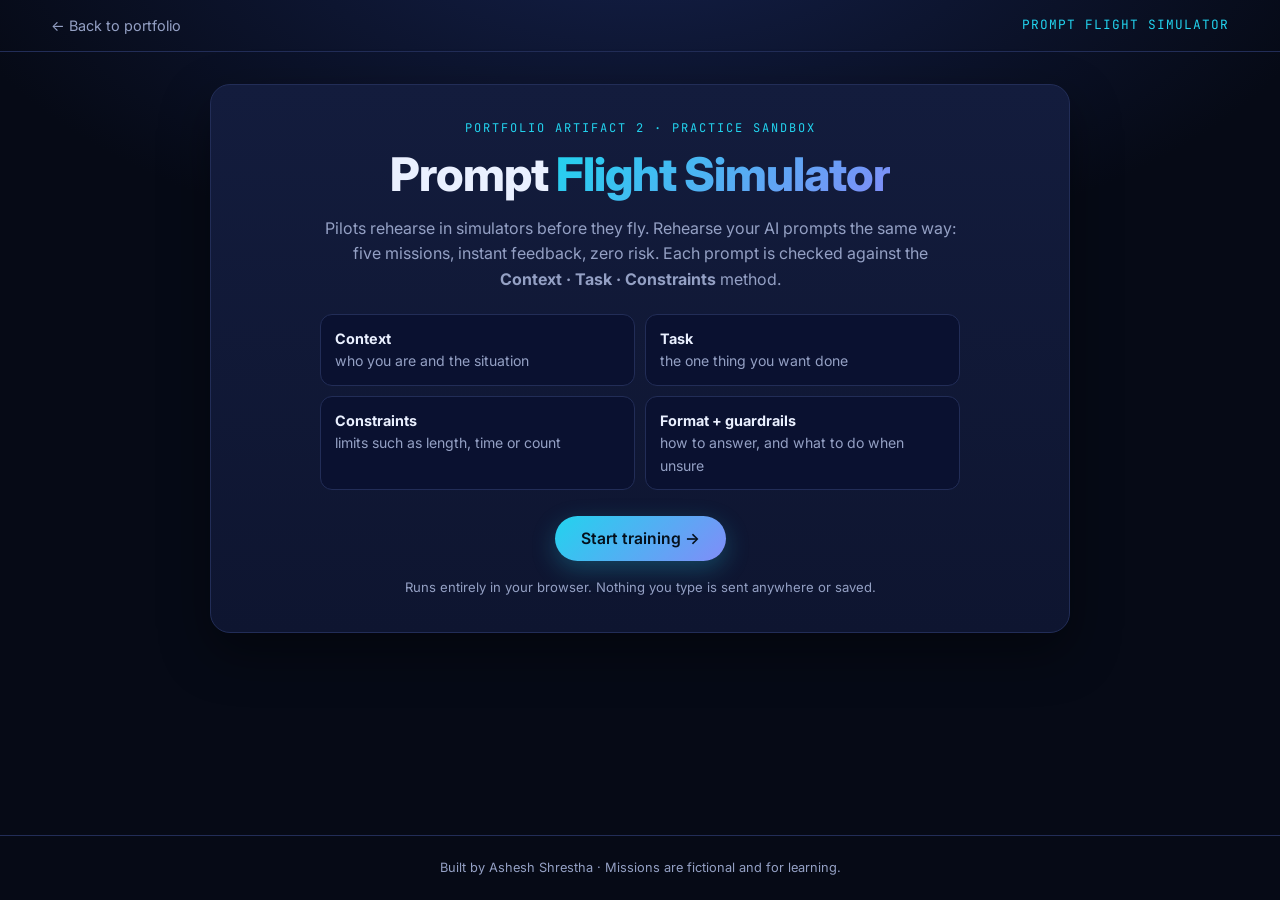
<file: prompt-simulator/index.html>
<!DOCTYPE html>
<html lang="en">
<head>
  <meta charset="UTF-8" />
  <link rel="icon" href="data:,">
  <meta name="viewport" content="width=device-width, initial-scale=1" />
  <title>Prompt Flight Simulator | Ashesh Shrestha</title>
  <meta name="description" content="A safe cockpit to practice writing AI prompts. Five missions, instant feedback on context, task, constraints, format and guardrails." />
  <link rel="preconnect" href="https://fonts.googleapis.com" />
  <link rel="preconnect" href="https://fonts.gstatic.com" crossorigin />
  <link href="https://fonts.googleapis.com/css2?family=Inter:wght@400;500;600;700;800&family=JetBrains+Mono:wght@400;500;700&display=swap" rel="stylesheet" />
  <link rel="stylesheet" href="style.css" />
</head>
<body>
  <header class="top">
    <a class="back" href="../index.html#artifact2" target="_top">← Back to portfolio</a>
    <span class="brand">Prompt Flight Simulator</span>
  </header>

  <main class="wrap">
    <!-- INTRO -->
    <section id="intro" class="panel center">
      <p class="eyebrow">Portfolio Artifact 2 · Practice sandbox</p>
      <h1>Prompt <span class="glow-text">Flight Simulator</span></h1>
      <p class="lead">Pilots rehearse in simulators before they fly. Rehearse your AI prompts the same way: five missions, instant feedback, zero risk. Each prompt is checked against the <b>Context · Task · Constraints</b> method.</p>
      <ul class="legend">
        <li><b>Context</b> who you are and the situation</li>
        <li><b>Task</b> the one thing you want done</li>
        <li><b>Constraints</b> limits such as length, time or count</li>
        <li><b>Format + guardrails</b> how to answer, and what to do when unsure</li>
      </ul>
      <button id="startBtn" class="btn">Start training →</button>
      <p class="hint">Runs entirely in your browser. Nothing you type is sent anywhere or saved.</p>
    </section>

    <!-- MISSION -->
    <section id="game" hidden>
      <article class="panel">
        <div class="leg"><span id="legLabel"></span><span id="tag" class="tag"></span></div>
        <h2 id="title"></h2>
        <p id="brief" class="brief"></p>
        <p class="goal"><b>Your goal:</b> <span id="goal"></span></p>
        <label for="prompt" class="lbl">Write your prompt</label>
        <textarea id="prompt" rows="6" placeholder="Type the prompt you would send to an AI assistant..." spellcheck="true"></textarea>
        <div class="row"><span id="count" class="count">0 words</span><button id="checkBtn" class="btn" type="button">Check my prompt</button></div>

        <div id="result" class="result" hidden aria-live="polite">
          <div class="score-row">
            <div class="score"><strong id="score">0</strong><span>/100</span></div>
            <div><p id="grade" class="grade"></p><p id="gradeText" class="muted"></p></div>
          </div>
          <ul id="checks" class="checks"></ul>
          <details class="sample"><summary>Show a strong sample prompt</summary><p id="sample"></p></details>
          <div class="row end">
            <button id="retryBtn" class="btn btn-ghost" type="button">Edit and re-check</button>
            <button id="nextBtn" class="btn" type="button">Next mission →</button>
          </div>
        </div>
      </article>
    </section>

    <!-- END -->
    <section id="end" class="panel" hidden>
      <p class="eyebrow">Training complete</p>
      <h2 id="endTitle"></h2>
      <p id="endText" class="lead"></p>
      <h3>Your best score per mission</h3>
      <ol id="log" class="log"></ol>
      <h3>Remember</h3>
      <ul class="take">
        <li><b>The same prompt can give different answers.</b> Language models are non-deterministic, so precise constraints help, but you still review every output.</li>
        <li><b>Give context, a clear task and limits.</b> Vague prompts get generic results.</li>
        <li><b>Ask for honesty.</b> Tell the AI to say when it is unsure and to flag claims that need checking against real sources.</li>
      </ul>
      <p class="note">These checks are simple rules, not an AI model. They teach structure, not quality of ideas.</p>
      <div class="actions">
        <button id="againBtn" class="btn">Train again</button>
        <a class="btn btn-ghost" href="../index.html#artifact2" target="_top">Back to portfolio</a>
      </div>
    </section>
  </main>

  <footer class="foot">Built by Ashesh Shrestha · Missions are fictional and for learning.</footer>
  <script src="app.js"></script>
</body>
</html>
</file>
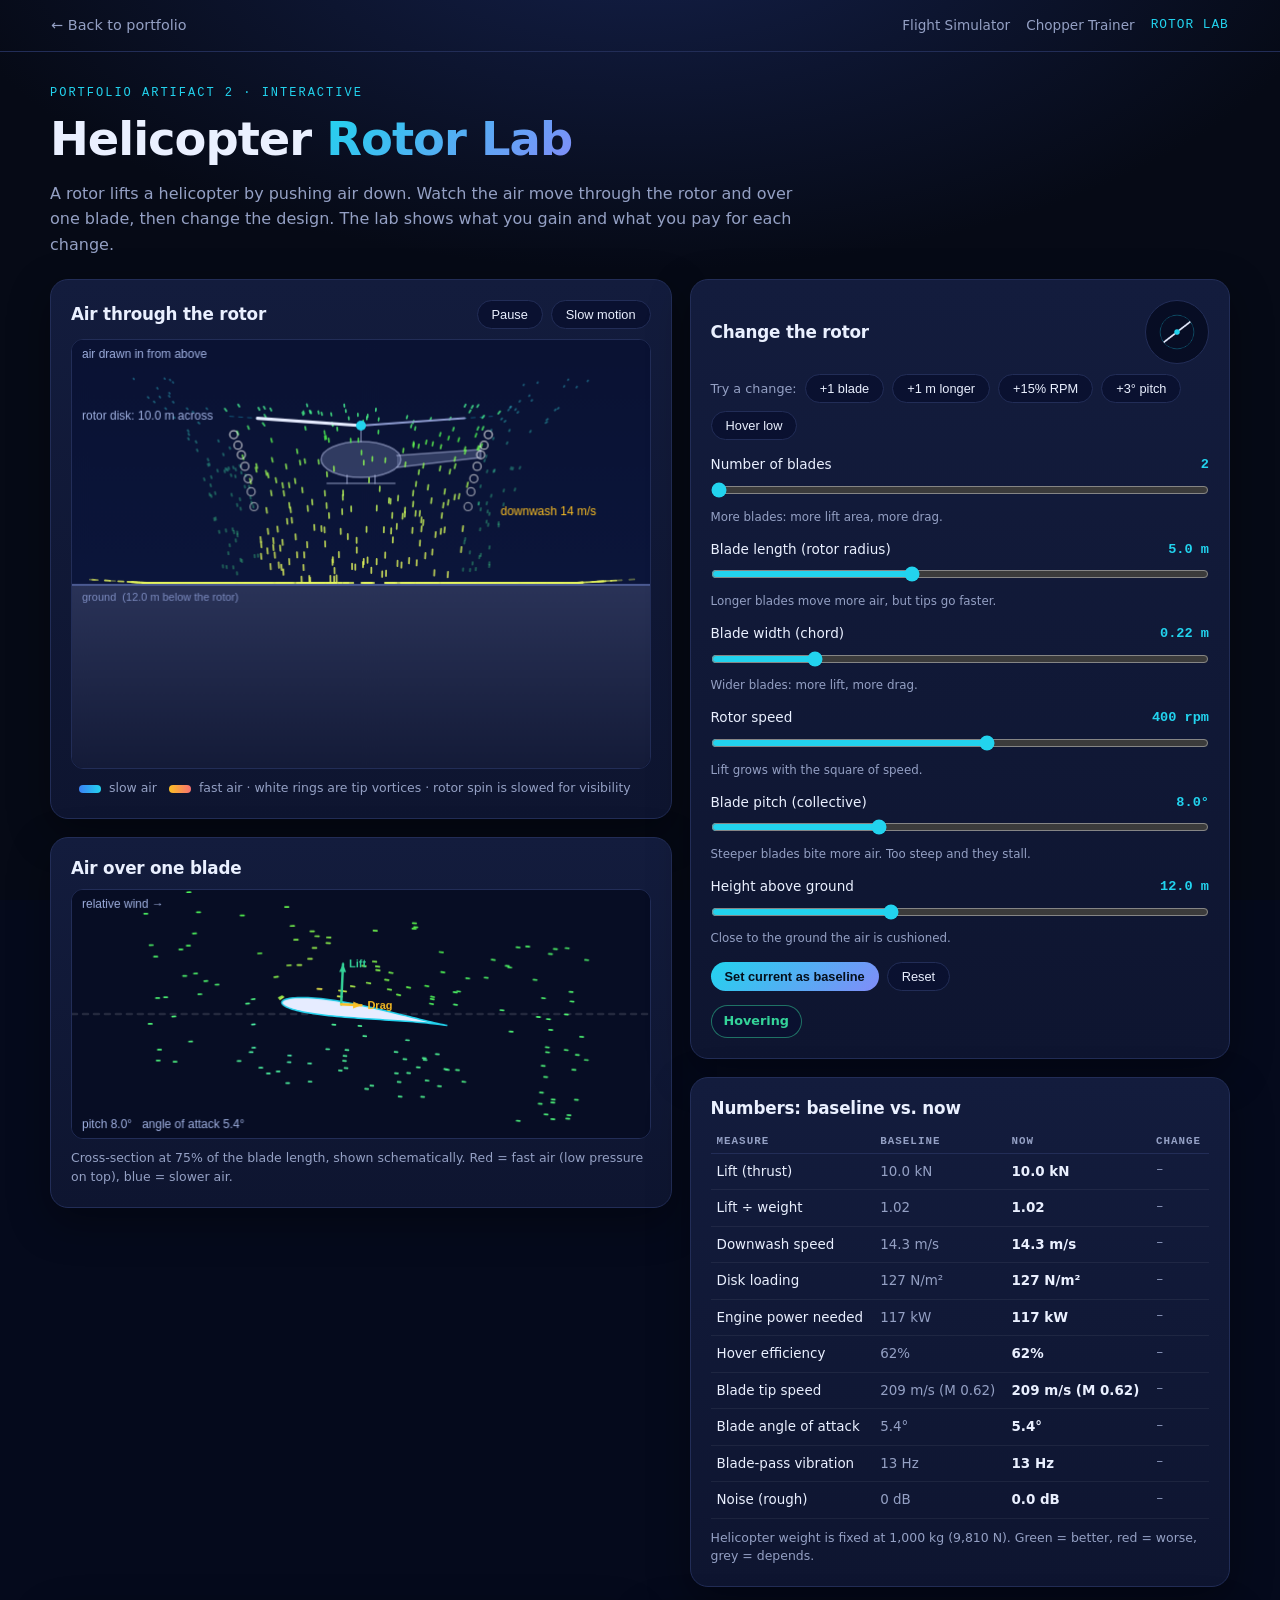
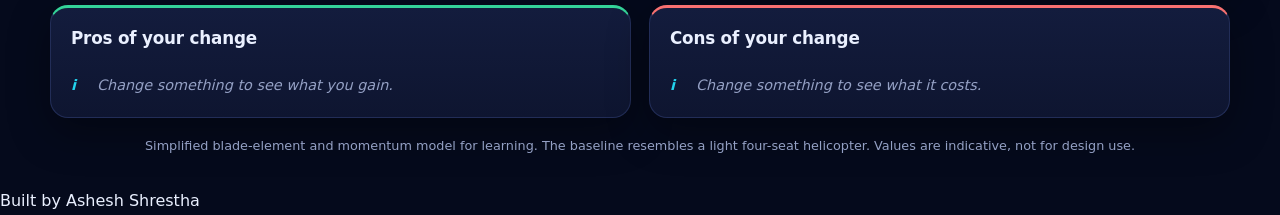
<file: rotor-lab/index.html>
<!DOCTYPE html>
<html lang="en">
<head>
  <meta charset="UTF-8" />
  <link rel="icon" href="data:,">
  <meta name="viewport" content="width=device-width, initial-scale=1" />
  <title>Helicopter Rotor Lab | Ashesh Shrestha</title>
  <meta name="description" content="See how air flows through a helicopter rotor and over a blade, then change the blades, length, speed and pitch to see the pros and cons." />
  <link rel="stylesheet" href="style.css" />
</head>
<body>
  <header class="top">
    <a class="back" href="../index.html#artifact2" target="_top">← Back to portfolio</a>
    <nav class="links"><a href="../flight-simulator/index.html">Flight Simulator</a><a href="../chopper-trainer/index.html">Chopper Trainer</a><span class="brand">Rotor Lab</span></nav>
  </header>

  <main class="wrap">
    <section class="intro">
      <p class="eyebrow">Portfolio Artifact 2 · Interactive</p>
      <h1>Helicopter <span class="glow-text">Rotor Lab</span></h1>
      <p class="lead">A rotor lifts a helicopter by pushing air down. Watch the air move through the rotor and over one blade, then change the design. The lab shows what you gain and what you pay for each change.</p>
    </section>

    <div class="grid">
      <div class="col">
        <section class="card">
          <div class="card-head"><h2>Air through the rotor</h2><div class="btns"><button id="btnPause" class="chip" aria-pressed="false">Pause</button><button id="btnSlow" class="chip" aria-pressed="false">Slow motion</button></div></div>
          <div id="alert" class="alertbar" role="alert" hidden></div>
          <canvas id="flow" class="cv flow" aria-label="Animated side view of air flowing down through a helicopter rotor"></canvas>
          <p class="legend"><i class="sw s1"></i> slow air <i class="sw s2"></i> fast air · white rings are tip vortices · rotor spin is slowed for visibility</p>
        </section>
        <section class="card">
          <div class="card-head"><h2>Air over one blade</h2><span id="stallBadge" class="badge" hidden>STALL</span></div>
          <canvas id="blade" class="cv blade" aria-label="Airflow around a blade cross-section"></canvas>
          <p class="legend">Cross-section at 75% of the blade length, shown schematically. Red = fast air (low pressure on top), blue = slower air.</p>
        </section>
      </div>

      <div class="col">
        <section class="card">
          <div class="card-head"><h2>Change the rotor</h2><canvas id="top" width="92" height="92" class="topview" aria-label="Top view of the rotor"></canvas></div>
          <div class="try" role="group" aria-label="One-click experiments">
            <span class="try-l">Try a change:</span>
            <button class="chip" data-try="blade">+1 blade</button>
            <button class="chip" data-try="long">+1 m longer</button>
            <button class="chip" data-try="fast">+15% RPM</button>
            <button class="chip" data-try="pitch">+3° pitch</button>
            <button class="chip" data-try="ground">Hover low</button>
          </div>
          <div id="controls" class="controls"></div>
          <div class="btns end"><button id="btnBase" class="chip strong">Set current as baseline</button><button id="btnReset" class="chip">Reset</button></div>
          <div id="status" class="status" aria-live="polite"></div>
        </section>

        <section class="card">
          <h2>Numbers: baseline vs. now</h2>
          <table class="tbl"><thead><tr><th>Measure</th><th>Baseline</th><th>Now</th><th>Change</th></tr></thead><tbody id="rows"></tbody></table>
          <p class="legend">Helicopter weight is fixed at 1,000 kg (9,810 N). Green = better, red = worse, grey = depends.</p>
        </section>
      </div>
    </div>

    <section class="pc">
      <div class="card pro"><h2>Pros of your change</h2><ul id="pros"></ul></div>
      <div class="card con"><h2>Cons of your change</h2><ul id="cons"></ul></div>
    </section>
    <p class="note">Simplified blade-element and momentum model for learning. The baseline resembles a light four-seat helicopter. Values are indicative, not for design use.</p>
  </main>
  <footer class="foot">Built by Ashesh Shrestha</footer>
  <script src="rotor-physics.js"></script>
  <script src="rotor.js"></script>
</body>
</html>
</file>
<file: style.css>
:root {
  --bg: #ffffff;
  --bg-alt: #f6f7fb;
  --surface: #ffffff;
  --text: #0f172a;
  --muted: #5b6477;
  --border: #e6e8f0;
  --primary: #5b5bf0;
  --primary-2: #06b6d4;
  --shadow: 0 10px 30px rgba(15, 23, 42, 0.08);
  --radius: 18px;
}
[data-theme="dark"] {
  --bg: #0b1020;
  --bg-alt: #0f1630;
  --surface: #131a35;
  --text: #eef1fb;
  --muted: #9aa3bd;
  --border: #222b4d;
  --shadow: 0 10px 30px rgba(0, 0, 0, 0.35);
}

* { box-sizing: border-box; margin: 0; padding: 0; }
html { scroll-behavior: smooth; scroll-padding-top: 80px; }
body {
  font-family: "Inter", system-ui, -apple-system, Segoe UI, sans-serif;
  background: var(--bg);
  color: var(--text);
  line-height: 1.65;
  transition: background 0.3s, color 0.3s;
  overflow-x: hidden;
}
a { color: inherit; text-decoration: none; }
ul, ol { list-style: none; }

.container { width: min(1120px, 92%); margin-inline: auto; }
.container.narrow { width: min(820px, 92%); }
.muted { color: var(--muted); }

/* NAV */
.nav {
  position: fixed; inset: 0 0 auto 0; z-index: 50;
  display: flex; align-items: center; justify-content: space-between;
  padding: 14px 4%;
  background: color-mix(in srgb, var(--bg) 80%, transparent);
  backdrop-filter: blur(12px);
  border-bottom: 1px solid transparent;
  transition: border-color 0.3s, box-shadow 0.3s;
}
.nav.scrolled { border-color: var(--border); box-shadow: var(--shadow); }
.logo { font-weight: 800; font-size: 1.4rem; letter-spacing: -0.5px; }
.logo span { color: var(--primary); }
.nav-links { display: flex; align-items: center; gap: 28px; font-weight: 500; font-size: 0.95rem; }
.nav-links a:not(.btn) { color: var(--muted); transition: color 0.2s; }
.nav-links a:not(.btn):hover, .nav-links a.active { color: var(--text); }
.nav-actions { display: flex; gap: 8px; }
.icon-btn {
  width: 40px; height: 40px; border-radius: 12px; cursor: pointer;
  background: var(--surface); border: 1px solid var(--border); color: var(--text); font-size: 1.1rem;
}
.menu-btn { display: none; }

/* BUTTONS */
.btn {
  display: inline-block; padding: 13px 26px; border-radius: 999px; font-weight: 600; font-size: 0.95rem;
  background: linear-gradient(135deg, var(--primary), var(--primary-2)); color: #fff;
  box-shadow: 0 8px 22px rgba(91, 91, 240, 0.35);
  transition: transform 0.2s, box-shadow 0.2s; border: none; cursor: pointer;
}
.btn:hover { transform: translateY(-2px); box-shadow: 0 12px 28px rgba(91, 91, 240, 0.45); }
.btn-small { padding: 9px 20px; }
.btn-ghost { background: transparent; color: var(--text); border: 1px solid var(--border); box-shadow: none; }
.btn-ghost:hover { border-color: var(--primary); box-shadow: none; }
.btn-light { background: #fff; color: #1e1e5a; box-shadow: none; }

/* HERO */
.hero { position: relative; min-height: calc(100vh - 62px); display: flex; align-items: center; padding: 110px 0 50px; overflow: hidden; }
.glow { position: absolute; border-radius: 50%; filter: blur(90px); opacity: 0.35; z-index: 0; }
.glow-1 { width: 420px; height: 420px; background: var(--primary); top: -80px; left: -100px; }
.glow-2 { width: 380px; height: 380px; background: var(--primary-2); bottom: -80px; right: -60px; }
.hero-grid { position: relative; z-index: 1; display: grid; grid-template-columns: 1.4fr 0.8fr; gap: 60px; align-items: center; }
.badge {
  display: inline-flex; align-items: center; gap: 8px; padding: 6px 14px; border-radius: 999px;
  background: var(--surface); border: 1px solid var(--border); font-size: 0.82rem; font-weight: 500; color: var(--muted);
}
.dot { width: 8px; height: 8px; border-radius: 50%; background: #22c55e; box-shadow: 0 0 0 0 rgba(34,197,94,.6); animation: pulse 2s infinite; }
@keyframes pulse { 70% { box-shadow: 0 0 0 9px rgba(34,197,94,0); } 100% { box-shadow: 0 0 0 0 rgba(34,197,94,0); } }
h1 { font-size: clamp(2.2rem, 5vw, 3.8rem); line-height: 1.12; letter-spacing: -1.5px; margin: 20px 0; font-weight: 800; }
.gradient-text { background: linear-gradient(135deg, var(--primary), var(--primary-2)); -webkit-background-clip: text; background-clip: text; color: transparent; }
.cursor { color: var(--primary); animation: blink 1s steps(1) infinite; font-weight: 300; }
@keyframes blink { 50% { opacity: 0; } }
.lead { font-size: 1.12rem; color: var(--muted); max-width: 560px; }
.cta { display: flex; flex-wrap: wrap; gap: 14px; margin: 30px 0 24px; }
.socials { display: flex; gap: 22px; font-size: 0.92rem; font-weight: 500; color: var(--muted); }
.socials a { border-bottom: 1px solid transparent; transition: 0.2s; }
.socials a:hover { color: var(--primary); border-color: var(--primary); }
.socials.center { justify-content: center; margin-top: 24px; }
.socials.center a { color: rgba(255,255,255,.85); }
.socials.center a:hover { color: #fff; border-color: #fff; }

.hero-card {
  background: var(--surface); border: 1px solid var(--border); border-radius: 24px; padding: 32px;
  text-align: center; box-shadow: var(--shadow); animation: float 6s ease-in-out infinite;
}
@keyframes float { 50% { transform: translateY(-10px); } }
.avatar {
  width: 120px; height: 120px; border-radius: 50%; margin: 0 auto 16px; overflow: hidden;
  display: grid; place-items: center; font-size: 2.2rem; font-weight: 800; color: #fff;
  background: linear-gradient(135deg, var(--primary), var(--primary-2));
}
.avatar img { width: 100%; height: 100%; object-fit: cover; }
.hero-card h3 { font-size: 1.3rem; }
.stats { display: grid; grid-template-columns: repeat(3, 1fr); gap: 8px; margin-top: 24px; padding-top: 20px; border-top: 1px solid var(--border); }
.stats strong { display: block; font-size: 1.6rem; font-weight: 800; }
.stats small { color: var(--muted); font-size: 0.72rem; }

/* SECTIONS */
.section { padding: 100px 0; }
.section.alt { background: var(--bg-alt); }
.eyebrow { font-family: "JetBrains Mono", monospace; font-size: 0.82rem; color: var(--primary); text-transform: uppercase; letter-spacing: 2px; margin-bottom: 10px; }
h2 { font-size: clamp(1.8rem, 3.5vw, 2.6rem); letter-spacing: -1px; line-height: 1.2; margin-bottom: 18px; font-weight: 800; }
.section p { color: var(--muted); }

.value-grid { display: grid; grid-template-columns: repeat(3, 1fr); gap: 20px; margin-top: 40px; }
.card {
  background: var(--surface); border: 1px solid var(--border); border-radius: var(--radius); padding: 26px;
  transition: transform 0.25s, box-shadow 0.25s, border-color 0.25s;
}
.card:hover { transform: translateY(-6px); box-shadow: var(--shadow); border-color: var(--primary); }
.card .ico { font-size: 1.8rem; margin-bottom: 10px; }
.card h4 { margin-bottom: 6px; color: var(--text); }
.card p { font-size: 0.93rem; }

/* SKILLS */
.skills-grid { display: grid; grid-template-columns: repeat(2, 1fr); gap: 26px 48px; margin: 36px 0; }
.skill-head { display: flex; justify-content: space-between; font-weight: 600; font-size: 0.93rem; margin-bottom: 8px; }
.skill-head span:last-child { color: var(--muted); font-family: "JetBrains Mono", monospace; font-size: 0.82rem; }
.bar { height: 8px; border-radius: 99px; background: var(--border); overflow: hidden; }
.bar i { display: block; height: 100%; width: 0; border-radius: 99px; background: linear-gradient(90deg, var(--primary), var(--primary-2)); transition: width 1.2s cubic-bezier(.2,.8,.2,1); }
.skill.visible .bar i { width: var(--w); }
.chips { display: flex; flex-wrap: wrap; gap: 10px; }
.chips span { padding: 8px 16px; border-radius: 999px; background: var(--surface); border: 1px solid var(--border); font-size: 0.86rem; font-weight: 500; transition: 0.2s; }
.chips span:hover { border-color: var(--primary); color: var(--primary); transform: translateY(-2px); }

/* PROJECTS */
.project-grid { display: grid; grid-template-columns: repeat(2, 1fr); gap: 24px; margin-top: 40px; }
.project {
  background: var(--surface); border: 1px solid var(--border); border-radius: var(--radius); padding: 30px;
  display: flex; flex-direction: column; gap: 12px; transition: 0.25s;
}
.project:hover { transform: translateY(-6px); box-shadow: var(--shadow); border-color: var(--primary); }
.project.featured { grid-column: 1 / -1; background: linear-gradient(135deg, color-mix(in srgb, var(--primary) 10%, var(--surface)), var(--surface)); }
.tag { align-self: flex-start; font-family: "JetBrains Mono", monospace; font-size: 0.74rem; padding: 4px 12px; border-radius: 99px; background: color-mix(in srgb, var(--primary) 14%, transparent); color: var(--primary); font-weight: 500; }
.project h3 { font-size: 1.35rem; }
.project p { font-size: 0.95rem; }
.project p b { color: var(--text); }
.stack { display: flex; flex-wrap: wrap; gap: 8px; }
.stack span { font-size: 0.78rem; color: var(--muted); border: 1px solid var(--border); padding: 3px 10px; border-radius: 8px; }
.link { margin-top: auto; font-weight: 600; color: var(--primary); font-size: 0.93rem; }
.link:hover { text-decoration: underline; }

/* TIMELINE */
.timeline { position: relative; margin-top: 40px; padding-left: 30px; border-left: 2px solid var(--border); }
.timeline li { position: relative; display: grid; grid-template-columns: 110px 1fr; gap: 16px; padding-bottom: 36px; }
.timeline li::before { content: ""; position: absolute; left: -38px; top: 6px; width: 14px; height: 14px; border-radius: 50%; background: var(--primary); box-shadow: 0 0 0 5px color-mix(in srgb, var(--primary) 20%, transparent); }
.timeline time { font-family: "JetBrains Mono", monospace; font-size: 0.85rem; color: var(--primary); padding-top: 2px; }
.timeline h4 { margin-bottom: 4px; }

/* CONTACT */
.contact-card {
  text-align: center; padding: 70px 30px; border-radius: 28px; color: #fff;
  background: linear-gradient(135deg, #3b3bd6, #0891b2);
  box-shadow: 0 20px 50px rgba(59, 59, 214, 0.35);
}
.contact-card h2 { color: #fff; }
.contact-card p { color: rgba(255,255,255,.85); margin-bottom: 28px; }

.footer { display: flex; justify-content: space-between; flex-wrap: wrap; gap: 10px; padding: 28px 4%; border-top: 1px solid var(--border); color: var(--muted); font-size: 0.88rem; }
.footer a:hover { color: var(--primary); }

/* REVEAL */
.reveal { opacity: 0; transform: translateY(26px); transition: opacity 0.7s ease, transform 0.7s ease; }
.reveal.visible { opacity: 1; transform: none; }

/* RESPONSIVE */
@media (max-width: 860px) {
  .hero-grid { grid-template-columns: 1fr; gap: 40px; }
  .hero-card { max-width: 340px; margin-inline: auto; }
  .value-grid, .skills-grid, .project-grid { grid-template-columns: 1fr; }
  .menu-btn { display: block; }
  .nav-links {
    position: absolute; top: 100%; left: 0; right: 0; flex-direction: column; gap: 18px; padding: 24px;
    background: var(--bg); border-bottom: 1px solid var(--border);
    transform: translateY(-120%); opacity: 0; pointer-events: none; transition: 0.3s;
  }
  .nav-links.open { transform: none; opacity: 1; pointer-events: auto; }
  .timeline li { grid-template-columns: 1fr; gap: 4px; }
  .section { padding: 72px 0; }
}
@media (prefers-reduced-motion: reduce) {
  * { animation: none !important; transition: none !important; }
  .reveal { opacity: 1; transform: none; }
}

/* SKILL GROUPS */
.skill-groups { display: grid; grid-template-columns: repeat(2, 1fr); gap: 20px; margin-top: 36px; }
.skill-groups .card h4 { margin-bottom: 14px; }

/* MORE REPOS */
.sub { margin: 56px 0 18px; font-size: 1.15rem; }
.repo-grid { display: grid; grid-template-columns: repeat(3, 1fr); gap: 18px; }
.repo {
  display: flex; flex-direction: column; gap: 6px; padding: 22px;
  background: var(--surface); border: 1px solid var(--border); border-radius: 14px; transition: 0.25s;
}
.repo:hover { transform: translateY(-5px); box-shadow: var(--shadow); border-color: var(--primary); }
.repo h4 { font-size: 0.98rem; color: var(--primary); word-break: break-word; }
.repo p { font-size: 0.88rem; flex: 1; }
.lang { display: inline-flex; align-items: center; gap: 8px; font-size: 0.8rem; color: var(--muted); margin-top: 6px; }
.lang i { width: 10px; height: 10px; border-radius: 50%; display: inline-block; }
.lang .py { background: #3572a5; } .lang .js { background: #f1e05a; } .lang .new { background: #22c55e; }
.more { margin-top: 28px; }
.project-grid .project.featured + .project, .project-grid .project:nth-child(3) { grid-column: auto; }

@media (max-width: 860px) {
  .skill-groups, .repo-grid { grid-template-columns: 1fr; }
}

/* AVATAR PHOTO OVERLAY */
.avatar { position: relative; }
.avatar img { position: absolute; inset: 0; }

/* ARTIFACT 1 */
.meta-grid { display: grid; grid-template-columns: repeat(4, 1fr); gap: 16px; margin: 32px 0 28px; }
.meta-grid > div { background: var(--surface); border: 1px solid var(--border); border-radius: 14px; padding: 18px; }
.meta-grid small { display: block; font-family: "JetBrains Mono", monospace; font-size: 0.72rem; text-transform: uppercase; letter-spacing: 1.5px; color: var(--primary); margin-bottom: 6px; }
.meta-grid strong { font-size: 0.92rem; font-weight: 600; line-height: 1.45; display: block; }
.filters { display: flex; flex-wrap: wrap; gap: 10px; margin-bottom: 32px; }
.filter { padding: 8px 18px; border-radius: 999px; border: 1px solid var(--border); background: var(--surface); color: var(--text); font: 500 0.88rem "Inter", sans-serif; cursor: pointer; transition: 0.2s; }
.filter:hover { border-color: var(--primary); }
.filter.active { background: linear-gradient(135deg, var(--primary), var(--primary-2)); color: #fff; border-color: transparent; }
.ai-timeline { position: relative; padding-left: 30px; border-left: 2px solid var(--border); }
.ai-timeline li { position: relative; display: grid; grid-template-columns: 90px 1fr; gap: 16px; padding-bottom: 28px; }
.ai-timeline li::before { content: ""; position: absolute; left: -38px; top: 6px; width: 14px; height: 14px; border-radius: 50%; background: var(--primary-2); box-shadow: 0 0 0 5px color-mix(in srgb, var(--primary-2) 20%, transparent); }
.ai-timeline li.hide { display: none; }
.ai-timeline time { font-family: "JetBrains Mono", monospace; font-weight: 500; color: var(--primary); padding-top: 2px; }
.ai-timeline h4 { margin-bottom: 4px; }
.ai-timeline p { font-size: 0.94rem; }
.callout { margin-top: 18px; padding: 26px; border-radius: var(--radius); border: 1px solid var(--border); border-left: 4px solid var(--primary); background: var(--surface); }
.callout h4 { margin-bottom: 6px; }
@media (max-width: 860px) {
  .meta-grid { grid-template-columns: 1fr 1fr; }
  .ai-timeline li { grid-template-columns: 1fr; gap: 4px; }
}
@media (max-width: 520px) { .meta-grid { grid-template-columns: 1fr; } }

/* ARTIFACT 1: era tags, winter cards, sources */
.era-tag { display: inline-block; font-family: "JetBrains Mono", monospace; font-size: 0.7rem; padding: 2px 10px; border-radius: 99px; margin-bottom: 6px; background: color-mix(in srgb, var(--primary) 14%, transparent); color: var(--primary); }
.era-tag.winter { background: color-mix(in srgb, #3b82f6 16%, transparent); color: #2563eb; }
.era-tag.revival { background: color-mix(in srgb, #f59e0b 18%, transparent); color: #b45309; }
.era-tag.deep { background: color-mix(in srgb, var(--primary-2) 16%, transparent); color: #0e7490; }
[data-theme="dark"] .era-tag.winter { color: #93c5fd; }
[data-theme="dark"] .era-tag.revival { color: #fcd34d; }
[data-theme="dark"] .era-tag.deep { color: #67e8f9; }
.winter-grid { display: grid; grid-template-columns: repeat(2, 1fr); gap: 20px; margin-bottom: 8px; }
.winter-grid .card p { font-size: 0.92rem; margin-top: 8px; }
.winter-grid .card b { color: var(--text); }
.sources { margin-top: 24px; background: var(--surface); border: 1px solid var(--border); border-radius: 14px; padding: 16px 20px; }
.sources summary { cursor: pointer; font-weight: 600; }
.sources ol { margin-top: 14px; padding-left: 22px; list-style: decimal; font-size: 0.88rem; display: grid; gap: 6px; }
.sources a { color: var(--primary); }
.sources a:hover { text-decoration: underline; }

/* PROJECTS: links row and 3-column highlight grid */
.links { display: flex; flex-wrap: wrap; gap: 8px 24px; margin-top: auto; }
@media (min-width: 861px) {
  .project-grid { grid-template-columns: repeat(3, 1fr); }
}
@media (max-width: 860px) { .winter-grid { grid-template-columns: 1fr; } }

/* ARTIFACT 2 */
.learn-grid { display: grid; grid-template-columns: repeat(2, 1fr); gap: 20px; margin: 8px 0 24px; }
.learn-grid .card p { font-size: 0.93rem; margin-top: 8px; }
.learn-grid .card .chips, .learn-grid .card .stack { margin-top: 12px; }
@media (max-width: 860px) { .learn-grid { grid-template-columns: 1fr; } }

/* Artifact 2 simulator card */
.project.sim { margin: 8px 0 24px; }

/* Governance framework "at a glance" */
.project.deck { margin: 8px 0 24px; }
.glance { display: grid; grid-template-columns: repeat(3, 1fr); gap: 12px; margin: 6px 0; }
.glance > div { background: var(--bg-alt); border: 1px solid var(--border); border-radius: 12px; padding: 14px 16px; }
.glance strong { font-size: 1.7rem; font-weight: 800; line-height: 1; margin-right: 6px; background: linear-gradient(135deg, var(--primary), var(--primary-2)); -webkit-background-clip: text; background-clip: text; color: transparent; }
.glance span { font-weight: 600; font-size: .9rem; color: var(--text); }
.glance small { display: block; margin-top: 6px; font-size: .78rem; line-height: 1.45; color: var(--muted); }
@media (max-width: 860px) { .glance { grid-template-columns: 1fr 1fr; } }
@media (max-width: 520px) { .glance { grid-template-columns: 1fr; } }

/* Embedded simulator */
.link-btn { background: none; border: 0; padding: 0; cursor: pointer; font: inherit; font-weight: 600; font-size: .93rem; color: var(--primary); }
.link-btn:hover { text-decoration: underline; }
.sim-embed { margin: 0 0 24px; border: 1px solid var(--border); border-radius: var(--radius); overflow: hidden; box-shadow: var(--shadow); background: #060a16; }
.sim-embed iframe { display: block; width: 100%; height: 780px; border: 0; }
@media (max-width: 700px) { .sim-embed iframe { height: 900px; } }

/* Hero: message settles after a few rounds, then a services ticker */
.cursor.done { animation: none; opacity: 0; transition: opacity .6s; }
.ticker { display: flex; align-items: center; gap: 12px; padding: 14px 4%; border-block: 1px solid var(--border); background: var(--surface); }
.ticker-btn { flex: none; width: 34px; height: 34px; border-radius: 50%; border: 1px solid var(--border); background: var(--bg); color: var(--text); cursor: pointer; font-size: .8rem; }
.ticker-view { overflow: hidden; flex: 1; -webkit-mask-image: linear-gradient(90deg, transparent, #000 6%, #000 94%, transparent); mask-image: linear-gradient(90deg, transparent, #000 6%, #000 94%, transparent); }
.ticker-track { display: flex; gap: 38px; width: max-content; margin: 0; padding: 0; list-style: none; animation: tick 55s linear infinite; }
.ticker-track li { white-space: nowrap; font-weight: 600; font-size: .95rem; color: var(--muted); }
.ticker-track li::before { content: "◆"; color: var(--primary); margin-right: 12px; font-size: .7rem; }
.ticker:hover .ticker-track, .ticker.paused .ticker-track { animation-play-state: paused; }
@keyframes tick { to { transform: translateX(-50%); } }
@media (prefers-reduced-motion: reduce) {
  .ticker-track { animation: none; flex-wrap: wrap; width: auto; }
  .ticker-view { -webkit-mask-image: none; mask-image: none; }
  .ticker-btn { display: none; }
}

.tpl { margin: 8px 0 24px; display: grid; gap: 0; border: 1px solid var(--border); border-radius: var(--radius); background: var(--surface); overflow: hidden; }
.tpl > div { display: grid; grid-template-columns: 170px 1fr; gap: 16px; padding: 14px 20px; border-bottom: 1px solid var(--border); }
.tpl > div:last-child { border-bottom: 0; }
.tpl dt { font-weight: 700; color: var(--primary); font-size: .85rem; text-transform: uppercase; letter-spacing: .05em; }
.tpl dd { margin: 0; font-size: .95rem; line-height: 1.55; }
.callout p + p { margin-top: 8px; }
@media (max-width: 640px) { .tpl > div { grid-template-columns: 1fr; gap: 4px; } }
</file>
<file: flight-simulator/style.css>
:root{--ink:#0f172a;--glass:rgba(10,18,40,.62);--line:rgba(255,255,255,.18);--cyan:#22d3ee;--amber:#fbbf24;--red:#f87171;--green:#34d399}
*{box-sizing:border-box;margin:0;padding:0}
html,body{height:100%;overflow:hidden;background:#9ec9f0;font-family:"Inter",system-ui,-apple-system,Segoe UI,sans-serif;color:#fff;-webkit-user-select:none;user-select:none}
#view{position:fixed;inset:0;width:100%;height:100%;display:block;touch-action:none}
[hidden]{display:none!important}
button{font:inherit;color:inherit;cursor:pointer}
kbd{display:inline-block;min-width:26px;text-align:center;padding:2px 7px;border-radius:6px;background:#1e293b;border:1px solid #475569;font:600 .8rem "JetBrains Mono",ui-monospace,monospace;margin-right:4px;color:#e2e8f0}
.back{position:fixed;left:12px;top:12px;z-index:5;font-size:.82rem;color:#fff;background:var(--glass);padding:6px 12px;border-radius:999px;text-decoration:none;border:1px solid var(--line);backdrop-filter:blur(6px)}
.back:hover{background:rgba(10,18,40,.8)}

/* HUD */
.coach{position:fixed;left:50%;top:12px;transform:translateX(-50%);z-index:4;max-width:min(640px,calc(100% - 200px));background:var(--glass);border:1px solid var(--line);border-radius:14px;padding:10px 16px;font-size:.92rem;line-height:1.45;backdrop-filter:blur(8px);display:flex;gap:10px;align-items:flex-start}
.coach-tag{flex:none;background:var(--cyan);color:#04202a;font:700 .68rem "JetBrains Mono",ui-monospace,monospace;padding:3px 8px;border-radius:6px;text-transform:uppercase;letter-spacing:1px;margin-top:2px}
.toolbar{position:fixed;right:12px;top:12px;z-index:5;display:flex;gap:6px}
.toolbar button{width:38px;height:38px;border-radius:10px;background:var(--glass);border:1px solid var(--line);backdrop-filter:blur(6px);font-size:1rem}
.toolbar button:hover{background:rgba(10,18,40,.85)}
.warn{position:fixed;left:50%;top:30%;transform:translateX(-50%);z-index:4;font:800 clamp(1.6rem,5vw,2.8rem) "Inter",sans-serif;letter-spacing:2px;color:var(--red);text-shadow:0 2px 12px rgba(0,0,0,.5);animation:blink .5s steps(2) infinite}
@keyframes blink{50%{opacity:.25}}
.toast{position:fixed;left:50%;top:22%;transform:translateX(-50%);z-index:4;background:rgba(10,18,40,.8);border:1px solid var(--line);border-radius:14px;padding:12px 20px;text-align:center;font-size:1rem}
.panel{position:fixed;z-index:4;background:var(--glass);border:1px solid var(--line);border-radius:16px;backdrop-filter:blur(8px)}
.instruments{left:50%;bottom:14px;transform:translateX(-50%);display:flex;align-items:center;gap:14px;padding:10px 16px}
.instruments canvas{width:96px;height:96px;border-radius:50%}
.gauge{display:flex;flex-direction:column;align-items:center;min-width:68px}
.gauge .lbl,.bar-wrap .lbl{font:600 .62rem "JetBrains Mono",ui-monospace,monospace;letter-spacing:1px;color:#9fb0d0}
.gauge b{font:700 1.6rem/1.1 "JetBrains Mono",ui-monospace,monospace}
.gauge .unit{font-size:.7rem;color:#9fb0d0}
.bars{right:14px;bottom:14px;display:flex;gap:18px;padding:10px 16px}
.bar-wrap{display:flex;flex-direction:column;align-items:center;gap:6px;width:64px;text-align:center}
.bar-wrap b{font:700 .95rem "JetBrains Mono",ui-monospace,monospace}
.vbar{position:relative;width:16px;height:96px;border-radius:99px;background:rgba(255,255,255,.14);overflow:hidden}
.vbar i{position:absolute;left:0;right:0;bottom:0;height:0;background:linear-gradient(0deg,#22d3ee,#818cf8);border-radius:99px}
.vbar.aoa i{background:var(--green)}
.vbar.aoa u{position:absolute;left:0;right:0;top:0;height:24%;background:repeating-linear-gradient(45deg,rgba(248,113,113,.5) 0 4px,transparent 4px 8px);pointer-events:none}
.touch{display:none}
@media (pointer:coarse){
  .touch{display:flex;position:fixed;left:0;right:0;bottom:130px;justify-content:space-between;padding:0 12px;z-index:6;pointer-events:none}
  .pad{display:grid;grid-template-columns:repeat(3,56px);grid-template-areas:". up ." "left . right" ". down .";gap:6px;pointer-events:auto}
  .pad2{display:flex;flex-direction:column;gap:6px;grid-template-columns:none;pointer-events:auto}
  .pad button{height:52px;border-radius:14px;background:rgba(10,18,40,.55);border:1px solid var(--line);font-weight:700;font-size:.85rem;touch-action:none}
  .pad button[data-k=up]{grid-area:up}.pad button[data-k=left]{grid-area:left}.pad button[data-k=right]{grid-area:right}.pad button[data-k=down]{grid-area:down}
  .pad2 button{width:88px}
  .pad button:active,.pad button.on{background:rgba(34,211,238,.45)}
}
@media (max-width:820px){
  .instruments{bottom:8px;gap:8px;padding:8px 10px}.instruments canvas{width:70px;height:70px}.gauge{min-width:52px}.gauge b{font-size:1.15rem}
  .bars{display:none}
  .coach{top:56px;max-width:calc(100% - 24px);font-size:.82rem}
  .back{top:10px}
}

/* Overlays */
.overlay{position:fixed;inset:0;z-index:20;display:grid;place-items:center;padding:16px;background:rgba(8,14,34,.55);backdrop-filter:blur(3px);overflow:auto}
.card{width:min(620px,100%);background:#fff;color:var(--ink);border-radius:22px;padding:28px;box-shadow:0 30px 80px rgba(0,0,0,.45)}
.eyebrow{font:600 .72rem "JetBrains Mono",ui-monospace,monospace;letter-spacing:2px;text-transform:uppercase;color:#4f46e5;margin-bottom:6px}
.card h1{font-size:clamp(1.8rem,5vw,2.4rem);letter-spacing:-1px;line-height:1.1;margin-bottom:10px}
.card h2{font-size:1.7rem;letter-spacing:-.5px;margin-bottom:8px}
.lead{color:#475569;line-height:1.55;margin-bottom:18px}
.modes{display:grid;grid-template-columns:1fr 1fr;gap:12px;margin-bottom:16px}
.mode{display:flex;flex-direction:column;gap:6px;text-align:left;padding:16px;border-radius:16px;border:1px solid #dbe2f0;background:#f6f8fd;color:var(--ink);transition:.2s}
.mode b{font-size:1.05rem}.mode span{font-size:.85rem;color:#5b6477;line-height:1.4}
.mode:hover,.mode:focus-visible{border-color:#4f46e5;background:#eef0ff;transform:translateY(-2px);outline:none}
.how{margin-bottom:12px;border:1px solid #e5e9f4;border-radius:14px;padding:12px 16px;background:#fafbff}
.how summary{cursor:pointer;font-weight:600}
.keys{display:grid;gap:8px;margin:12px 0;font-size:.9rem;color:#334155}
.keys kbd{background:#eef0ff;color:#312e81;border-color:#c7cdfc}
.opt{display:block;font-size:.85rem;color:#475569;margin-top:8px}
.hint{font-size:.82rem;color:#64748b}
.actions{display:flex;flex-wrap:wrap;gap:10px;margin-top:6px}
.btn{border:0;padding:12px 24px;border-radius:999px;font-weight:600;color:#fff;background:linear-gradient(135deg,#4f46e5,#06b6d4)}
.btn.ghost{background:#eef0ff;color:#312e81}
@media (max-width:560px){.modes{grid-template-columns:1fr}.card{padding:20px}}
@media (prefers-reduced-motion:reduce){.warn{animation:none}}

.links2 a{color:var(--cyan);text-decoration:underline}

.annun{position:fixed;left:12px;top:64px;z-index:4;display:grid;gap:4px;font:700 .64rem "Inter",sans-serif;letter-spacing:.8px}
.annun span{padding:4px 8px;border-radius:6px;background:rgba(10,18,40,.55);border:1px solid var(--line);color:rgba(255,255,255,.35);min-width:92px}
.annun span.on{background:rgba(248,113,113,.9);color:#fff;border-color:#fff;animation:annblink 1s steps(2) infinite}
.annun span.caution.on{background:rgba(251,191,36,.95);color:#222;border-color:#fff;animation:none}
@keyframes annblink{50%{opacity:.6}}
@media (max-width:700px){.annun{top:auto;bottom:230px;grid-template-columns:repeat(3,auto)}.annun span{min-width:0;font-size:.56rem;padding:3px 5px}}
@media (prefers-reduced-motion:reduce){.annun span.on{animation:none}}
</file>
<file: portfolio/style.css>
:root {
  --bg: #ffffff;
  --bg-alt: #f6f7fb;
  --surface: #ffffff;
  --text: #0f172a;
  --muted: #5b6477;
  --border: #e6e8f0;
  --primary: #5b5bf0;
  --primary-2: #06b6d4;
  --shadow: 0 10px 30px rgba(15, 23, 42, 0.08);
  --radius: 18px;
}
[data-theme="dark"] {
  --bg: #0b1020;
  --bg-alt: #0f1630;
  --surface: #131a35;
  --text: #eef1fb;
  --muted: #9aa3bd;
  --border: #222b4d;
  --shadow: 0 10px 30px rgba(0, 0, 0, 0.35);
}

* { box-sizing: border-box; margin: 0; padding: 0; }
html { scroll-behavior: smooth; scroll-padding-top: 80px; }
body {
  font-family: "Inter", system-ui, -apple-system, Segoe UI, sans-serif;
  background: var(--bg);
  color: var(--text);
  line-height: 1.65;
  transition: background 0.3s, color 0.3s;
  overflow-x: hidden;
}
a { color: inherit; text-decoration: none; }
ul, ol { list-style: none; }

.container { width: min(1120px, 92%); margin-inline: auto; }
.container.narrow { width: min(820px, 92%); }
.muted { color: var(--muted); }

/* NAV */
.nav {
  position: fixed; inset: 0 0 auto 0; z-index: 50;
  display: flex; align-items: center; justify-content: space-between;
  padding: 14px 4%;
  background: color-mix(in srgb, var(--bg) 80%, transparent);
  backdrop-filter: blur(12px);
  border-bottom: 1px solid transparent;
  transition: border-color 0.3s, box-shadow 0.3s;
}
.nav.scrolled { border-color: var(--border); box-shadow: var(--shadow); }
.logo { font-weight: 800; font-size: 1.4rem; letter-spacing: -0.5px; }
.logo span { color: var(--primary); }
.nav-links { display: flex; align-items: center; gap: 28px; font-weight: 500; font-size: 0.95rem; }
.nav-links a:not(.btn) { color: var(--muted); transition: color 0.2s; }
.nav-links a:not(.btn):hover, .nav-links a.active { color: var(--text); }
.nav-actions { display: flex; gap: 8px; }
.icon-btn {
  width: 40px; height: 40px; border-radius: 12px; cursor: pointer;
  background: var(--surface); border: 1px solid var(--border); color: var(--text); font-size: 1.1rem;
}
.menu-btn { display: none; }

/* BUTTONS */
.btn {
  display: inline-block; padding: 13px 26px; border-radius: 999px; font-weight: 600; font-size: 0.95rem;
  background: linear-gradient(135deg, var(--primary), var(--primary-2)); color: #fff;
  box-shadow: 0 8px 22px rgba(91, 91, 240, 0.35);
  transition: transform 0.2s, box-shadow 0.2s; border: none; cursor: pointer;
}
.btn:hover { transform: translateY(-2px); box-shadow: 0 12px 28px rgba(91, 91, 240, 0.45); }
.btn-small { padding: 9px 20px; }
.btn-ghost { background: transparent; color: var(--text); border: 1px solid var(--border); box-shadow: none; }
.btn-ghost:hover { border-color: var(--primary); box-shadow: none; }
.btn-light { background: #fff; color: #1e1e5a; box-shadow: none; }

/* HERO */
.hero { position: relative; min-height: 100vh; display: flex; align-items: center; padding: 120px 0 80px; overflow: hidden; }
.glow { position: absolute; border-radius: 50%; filter: blur(90px); opacity: 0.35; z-index: 0; }
.glow-1 { width: 420px; height: 420px; background: var(--primary); top: -80px; left: -100px; }
.glow-2 { width: 380px; height: 380px; background: var(--primary-2); bottom: -80px; right: -60px; }
.hero-grid { position: relative; z-index: 1; display: grid; grid-template-columns: 1.4fr 0.8fr; gap: 60px; align-items: center; }
.badge {
  display: inline-flex; align-items: center; gap: 8px; padding: 6px 14px; border-radius: 999px;
  background: var(--surface); border: 1px solid var(--border); font-size: 0.82rem; font-weight: 500; color: var(--muted);
}
.dot { width: 8px; height: 8px; border-radius: 50%; background: #22c55e; box-shadow: 0 0 0 0 rgba(34,197,94,.6); animation: pulse 2s infinite; }
@keyframes pulse { 70% { box-shadow: 0 0 0 9px rgba(34,197,94,0); } 100% { box-shadow: 0 0 0 0 rgba(34,197,94,0); } }
h1 { font-size: clamp(2.2rem, 5vw, 3.8rem); line-height: 1.12; letter-spacing: -1.5px; margin: 20px 0; font-weight: 800; }
.gradient-text { background: linear-gradient(135deg, var(--primary), var(--primary-2)); -webkit-background-clip: text; background-clip: text; color: transparent; }
.cursor { color: var(--primary); animation: blink 1s steps(1) infinite; font-weight: 300; }
@keyframes blink { 50% { opacity: 0; } }
.lead { font-size: 1.12rem; color: var(--muted); max-width: 560px; }
.cta { display: flex; flex-wrap: wrap; gap: 14px; margin: 30px 0 24px; }
.socials { display: flex; gap: 22px; font-size: 0.92rem; font-weight: 500; color: var(--muted); }
.socials a { border-bottom: 1px solid transparent; transition: 0.2s; }
.socials a:hover { color: var(--primary); border-color: var(--primary); }
.socials.center { justify-content: center; margin-top: 24px; }
.socials.center a { color: rgba(255,255,255,.85); }
.socials.center a:hover { color: #fff; border-color: #fff; }

.hero-card {
  background: var(--surface); border: 1px solid var(--border); border-radius: 24px; padding: 32px;
  text-align: center; box-shadow: var(--shadow); animation: float 6s ease-in-out infinite;
}
@keyframes float { 50% { transform: translateY(-10px); } }
.avatar {
  width: 120px; height: 120px; border-radius: 50%; margin: 0 auto 16px; overflow: hidden;
  display: grid; place-items: center; font-size: 2.2rem; font-weight: 800; color: #fff;
  background: linear-gradient(135deg, var(--primary), var(--primary-2));
}
.avatar img { width: 100%; height: 100%; object-fit: cover; }
.hero-card h3 { font-size: 1.3rem; }
.stats { display: grid; grid-template-columns: repeat(3, 1fr); gap: 8px; margin-top: 24px; padding-top: 20px; border-top: 1px solid var(--border); }
.stats strong { display: block; font-size: 1.6rem; font-weight: 800; }
.stats small { color: var(--muted); font-size: 0.72rem; }

/* SECTIONS */
.section { padding: 100px 0; }
.section.alt { background: var(--bg-alt); }
.eyebrow { font-family: "JetBrains Mono", monospace; font-size: 0.82rem; color: var(--primary); text-transform: uppercase; letter-spacing: 2px; margin-bottom: 10px; }
h2 { font-size: clamp(1.8rem, 3.5vw, 2.6rem); letter-spacing: -1px; line-height: 1.2; margin-bottom: 18px; font-weight: 800; }
.section p { color: var(--muted); }

.value-grid { display: grid; grid-template-columns: repeat(3, 1fr); gap: 20px; margin-top: 40px; }
.card {
  background: var(--surface); border: 1px solid var(--border); border-radius: var(--radius); padding: 26px;
  transition: transform 0.25s, box-shadow 0.25s, border-color 0.25s;
}
.card:hover { transform: translateY(-6px); box-shadow: var(--shadow); border-color: var(--primary); }
.card .ico { font-size: 1.8rem; margin-bottom: 10px; }
.card h4 { margin-bottom: 6px; color: var(--text); }
.card p { font-size: 0.93rem; }

/* SKILLS */
.skills-grid { display: grid; grid-template-columns: repeat(2, 1fr); gap: 26px 48px; margin: 36px 0; }
.skill-head { display: flex; justify-content: space-between; font-weight: 600; font-size: 0.93rem; margin-bottom: 8px; }
.skill-head span:last-child { color: var(--muted); font-family: "JetBrains Mono", monospace; font-size: 0.82rem; }
.bar { height: 8px; border-radius: 99px; background: var(--border); overflow: hidden; }
.bar i { display: block; height: 100%; width: 0; border-radius: 99px; background: linear-gradient(90deg, var(--primary), var(--primary-2)); transition: width 1.2s cubic-bezier(.2,.8,.2,1); }
.skill.visible .bar i { width: var(--w); }
.chips { display: flex; flex-wrap: wrap; gap: 10px; }
.chips span { padding: 8px 16px; border-radius: 999px; background: var(--surface); border: 1px solid var(--border); font-size: 0.86rem; font-weight: 500; transition: 0.2s; }
.chips span:hover { border-color: var(--primary); color: var(--primary); transform: translateY(-2px); }

/* PROJECTS */
.project-grid { display: grid; grid-template-columns: repeat(2, 1fr); gap: 24px; margin-top: 40px; }
.project {
  background: var(--surface); border: 1px solid var(--border); border-radius: var(--radius); padding: 30px;
  display: flex; flex-direction: column; gap: 12px; transition: 0.25s;
}
.project:hover { transform: translateY(-6px); box-shadow: var(--shadow); border-color: var(--primary); }
.project.featured { grid-column: 1 / -1; background: linear-gradient(135deg, color-mix(in srgb, var(--primary) 10%, var(--surface)), var(--surface)); }
.tag { align-self: flex-start; font-family: "JetBrains Mono", monospace; font-size: 0.74rem; padding: 4px 12px; border-radius: 99px; background: color-mix(in srgb, var(--primary) 14%, transparent); color: var(--primary); font-weight: 500; }
.project h3 { font-size: 1.35rem; }
.project p { font-size: 0.95rem; }
.project p b { color: var(--text); }
.stack { display: flex; flex-wrap: wrap; gap: 8px; }
.stack span { font-size: 0.78rem; color: var(--muted); border: 1px solid var(--border); padding: 3px 10px; border-radius: 8px; }
.link { margin-top: auto; font-weight: 600; color: var(--primary); font-size: 0.93rem; }
.link:hover { text-decoration: underline; }

/* TIMELINE */
.timeline { position: relative; margin-top: 40px; padding-left: 30px; border-left: 2px solid var(--border); }
.timeline li { position: relative; display: grid; grid-template-columns: 110px 1fr; gap: 16px; padding-bottom: 36px; }
.timeline li::before { content: ""; position: absolute; left: -38px; top: 6px; width: 14px; height: 14px; border-radius: 50%; background: var(--primary); box-shadow: 0 0 0 5px color-mix(in srgb, var(--primary) 20%, transparent); }
.timeline time { font-family: "JetBrains Mono", monospace; font-size: 0.85rem; color: var(--primary); padding-top: 2px; }
.timeline h4 { margin-bottom: 4px; }

/* CONTACT */
.contact-card {
  text-align: center; padding: 70px 30px; border-radius: 28px; color: #fff;
  background: linear-gradient(135deg, #3b3bd6, #0891b2);
  box-shadow: 0 20px 50px rgba(59, 59, 214, 0.35);
}
.contact-card h2 { color: #fff; }
.contact-card p { color: rgba(255,255,255,.85); margin-bottom: 28px; }

.footer { display: flex; justify-content: space-between; flex-wrap: wrap; gap: 10px; padding: 28px 4%; border-top: 1px solid var(--border); color: var(--muted); font-size: 0.88rem; }
.footer a:hover { color: var(--primary); }

/* REVEAL */
.reveal { opacity: 0; transform: translateY(26px); transition: opacity 0.7s ease, transform 0.7s ease; }
.reveal.visible { opacity: 1; transform: none; }

/* RESPONSIVE */
@media (max-width: 860px) {
  .hero-grid { grid-template-columns: 1fr; gap: 40px; }
  .hero-card { max-width: 340px; margin-inline: auto; }
  .value-grid, .skills-grid, .project-grid { grid-template-columns: 1fr; }
  .menu-btn { display: block; }
  .nav-links {
    position: absolute; top: 100%; left: 0; right: 0; flex-direction: column; gap: 18px; padding: 24px;
    background: var(--bg); border-bottom: 1px solid var(--border);
    transform: translateY(-120%); opacity: 0; pointer-events: none; transition: 0.3s;
  }
  .nav-links.open { transform: none; opacity: 1; pointer-events: auto; }
  .timeline li { grid-template-columns: 1fr; gap: 4px; }
  .section { padding: 72px 0; }
}
@media (prefers-reduced-motion: reduce) {
  * { animation: none !important; transition: none !important; }
  .reveal { opacity: 1; transform: none; }
}
</file>
<file: prompt-simulator/style.css>
:root{
  --bg:#060a16; --panel:#0e1530; --panel2:#131c3d; --line:#222d57;
  --text:#eaf0ff; --muted:#94a0c4; --cyan:#22d3ee; --green:#34d399; --amber:#fbbf24; --red:#f87171; --violet:#818cf8;
}
*{box-sizing:border-box;margin:0;padding:0}
html{scroll-behavior:smooth}
body{font-family:"Inter",system-ui,sans-serif;background:radial-gradient(1200px 600px at 50% -10%,#14204a 0,var(--bg) 60%) fixed;color:var(--text);line-height:1.6;min-height:100vh;display:flex;flex-direction:column}
[hidden]{display:none!important}
a{color:inherit;text-decoration:none}
.top{display:flex;justify-content:space-between;align-items:center;padding:14px 4%;border-bottom:1px solid var(--line);font-size:.9rem}
.back{color:var(--muted)} .back:hover{color:var(--cyan)}
.brand{font-family:"JetBrains Mono",monospace;color:var(--cyan);letter-spacing:1px;font-size:.8rem;text-transform:uppercase}
.wrap{width:min(860px,92%);margin:32px auto;flex:1}
.panel{background:linear-gradient(180deg,var(--panel2),var(--panel));border:1px solid var(--line);border-radius:20px;padding:34px;box-shadow:0 20px 50px rgba(0,0,0,.4)}
.center{text-align:center}
.eyebrow{font-family:"JetBrains Mono",monospace;font-size:.75rem;letter-spacing:2px;text-transform:uppercase;color:var(--cyan);margin-bottom:10px}
h1{font-size:clamp(1.9rem,5vw,2.9rem);line-height:1.15;letter-spacing:-1px;font-weight:800;margin-bottom:14px}
h2{font-size:clamp(1.3rem,3vw,1.7rem);line-height:1.25;letter-spacing:-.5px;margin-bottom:8px}
h3{margin:26px 0 10px;font-size:1.05rem}
.glow-text{background:linear-gradient(135deg,var(--cyan),var(--violet));-webkit-background-clip:text;background-clip:text;color:transparent}
.lead{color:var(--muted);max-width:640px;margin:0 auto 22px}
.panel:not(.center) .lead{margin-left:0}
.legend{list-style:none;display:grid;grid-template-columns:1fr 1fr;gap:10px;text-align:left;margin:0 auto 26px;max-width:640px}
.legend li{background:#0a1130;border:1px solid var(--line);border-radius:12px;padding:12px 14px;font-size:.88rem;color:var(--muted)}
.legend b{display:block;color:var(--text);font-size:.9rem}
.btn{display:inline-block;border:0;cursor:pointer;font:600 .98rem "Inter",sans-serif;padding:13px 26px;border-radius:999px;color:#04101c;background:linear-gradient(135deg,var(--cyan),var(--violet));box-shadow:0 8px 24px rgba(34,211,238,.25);transition:transform .2s,box-shadow .2s}
.btn:hover{transform:translateY(-2px);box-shadow:0 12px 30px rgba(34,211,238,.35)}
.btn:focus-visible,.choice:focus-visible,.back:focus-visible{outline:3px solid var(--amber);outline-offset:3px}
.btn-ghost{background:transparent;color:var(--text);border:1px solid var(--line);box-shadow:none}
.hint{margin-top:16px;font-size:.82rem;color:var(--muted)}

/* HUD */
.hud{display:grid;grid-template-columns:repeat(4,1fr);gap:12px;margin-bottom:18px}
.gauge{background:#0a1130;border:1px solid var(--line);border-radius:14px;padding:14px}
.g-top{display:flex;justify-content:space-between;align-items:baseline;gap:6px}
.g-label{font-size:.72rem;color:var(--muted);text-transform:uppercase;letter-spacing:1px}
.g-val{font-family:"JetBrains Mono",monospace;font-weight:700;font-size:1.35rem}
.bar{position:relative;height:10px;border-radius:99px;background:#1a2447;overflow:hidden;margin:10px 0 6px}
.bar i{display:block;height:100%;width:0;border-radius:99px;transition:width .9s cubic-bezier(.2,.8,.2,1),background .4s}
.bar i.good{background:var(--green)} .bar i.warn{background:var(--amber)} .bar i.bad{background:var(--red)}
.delta{font-family:"JetBrains Mono",monospace;font-size:.78rem;min-height:1.1em;color:var(--muted)}
.delta.up{color:var(--green)} .delta.down{color:var(--red)}
.delta.up.inv{color:var(--red)} .delta.down.inv{color:var(--green)}

/* Card */
.leg{display:flex;justify-content:space-between;align-items:center;margin-bottom:12px;font-family:"JetBrains Mono",monospace;font-size:.78rem;color:var(--muted)}
.tag{background:rgba(129,140,248,.15);color:var(--violet);padding:3px 12px;border-radius:99px}
.brief{color:var(--muted);margin-bottom:20px}
.choices{display:grid;gap:12px}
.choice{display:flex;gap:14px;align-items:flex-start;text-align:left;width:100%;cursor:pointer;background:#0a1130;border:1px solid var(--line);color:var(--text);padding:16px 18px;border-radius:14px;font:500 .95rem/1.5 "Inter",sans-serif;transition:.2s}
.choice:hover:not(:disabled){border-color:var(--cyan);transform:translateX(4px)}
.choice .k{flex:none;width:26px;height:26px;border-radius:8px;background:#1a2447;display:grid;place-items:center;font:700 .8rem "JetBrains Mono",monospace;color:var(--cyan)}
.choice:disabled{cursor:default;opacity:.55}
.choice.picked{opacity:1;border-color:var(--cyan);background:#0d1a3c}
.choice.best{opacity:1;border-color:var(--green)}
.feedback{margin-top:22px;padding:20px;border-radius:14px;background:#0a1130;border:1px solid var(--line);animation:rise .4s ease}
@keyframes rise{from{opacity:0;transform:translateY(8px)}to{opacity:1;transform:none}}
.verdict{font-weight:700;margin-bottom:6px}
.verdict.great{color:var(--green)} .verdict.ok{color:var(--amber)} .verdict.poor{color:var(--red)}
.feedback #explain{color:var(--muted);margin-bottom:16px}

/* End */
.log{list-style:none;display:grid;gap:8px;counter-reset:l}
.log li{counter-increment:l;display:grid;grid-template-columns:28px 1fr auto;gap:10px;align-items:start;background:#0a1130;border:1px solid var(--line);border-radius:12px;padding:12px 14px;font-size:.88rem}
.log li::before{content:counter(l);font-family:"JetBrains Mono",monospace;color:var(--cyan)}
.log .res{font-family:"JetBrains Mono",monospace;font-size:.75rem;padding:2px 10px;border-radius:99px;white-space:nowrap}
.res.great{background:rgba(52,211,153,.15);color:var(--green)} .res.ok{background:rgba(251,191,36,.15);color:var(--amber)} .res.poor{background:rgba(248,113,113,.15);color:var(--red)}
.log small{display:block;color:var(--muted)}
.take{padding-left:20px;display:grid;gap:8px;color:var(--muted)} .take b{color:var(--text)}
.actions{display:flex;flex-wrap:wrap;gap:12px;margin-top:26px}
.foot{text-align:center;color:var(--muted);font-size:.8rem;padding:22px 4%;border-top:1px solid var(--line)}

@media (max-width:700px){
  .hud{grid-template-columns:1fr 1fr}
  .legend{grid-template-columns:1fr}
  .panel{padding:22px}
  .log li{grid-template-columns:24px 1fr}
  .log .res{grid-column:2;justify-self:start}
}
@media (prefers-reduced-motion:reduce){*{animation:none!important;transition:none!important}}

/* Prompt simulator additions */
.goal{background:#0a1130;border:1px solid var(--line);border-radius:12px;padding:12px 14px;font-size:.92rem;margin-bottom:18px}
.lbl{display:block;font-weight:600;font-size:.9rem;margin-bottom:8px}
textarea{width:100%;resize:vertical;min-height:130px;background:#0a1130;color:var(--text);border:1px solid var(--line);border-radius:14px;padding:14px 16px;font:400 .97rem/1.6 "Inter",sans-serif}
textarea:focus-visible{outline:3px solid var(--amber);outline-offset:2px;border-color:var(--cyan)}
.row{display:flex;justify-content:space-between;align-items:center;gap:12px;margin-top:12px;flex-wrap:wrap}
.row.end{margin-top:22px}
.count{font-family:"JetBrains Mono",monospace;font-size:.78rem;color:var(--muted)}
.result{margin-top:24px;padding:22px;border-radius:16px;background:#0a1130;border:1px solid var(--line);animation:rise .4s ease}
@keyframes rise{from{opacity:0;transform:translateY(8px)}to{opacity:1;transform:none}}
.score-row{display:flex;gap:20px;align-items:center;margin-bottom:18px;flex-wrap:wrap}
.score{font-family:"JetBrains Mono",monospace;font-weight:700;display:flex;align-items:baseline;gap:4px}
.score strong{font-size:3rem;line-height:1}
.score span{color:var(--muted)}
.score.good strong{color:var(--green)} .score.warn strong{color:var(--amber)} .score.bad strong{color:var(--red)}
.grade{font-weight:700;font-size:1.1rem}
.muted{color:var(--muted);font-size:.9rem}
.checks{list-style:none;display:grid;gap:10px}
.checks li{display:grid;grid-template-columns:28px 1fr auto;gap:12px;align-items:start;padding:12px 14px;border:1px solid var(--line);border-radius:12px;background:#0d1535}
.checks .ic{width:24px;height:24px;border-radius:50%;display:grid;place-items:center;font-weight:700;font-size:.8rem}
.checks .ok .ic{background:rgba(52,211,153,.18);color:var(--green)}
.checks .part .ic{background:rgba(251,191,36,.18);color:var(--amber)}
.checks .miss .ic{background:rgba(248,113,113,.18);color:var(--red)}
.checks b{display:block;font-size:.92rem}
.checks small{color:var(--muted);font-size:.82rem}
.checks .pts{font-family:"JetBrains Mono",monospace;font-size:.78rem;color:var(--muted);white-space:nowrap}
.sample{margin-top:16px;border:1px solid var(--line);border-radius:12px;padding:12px 16px;background:#0d1535}
.sample summary{cursor:pointer;font-weight:600;color:var(--cyan)}
.sample p{margin-top:10px;white-space:pre-wrap;color:var(--muted);font-size:.9rem}
.note{margin-top:14px;font-size:.82rem;color:var(--muted)}
.btn:disabled{opacity:.5;cursor:default;transform:none}
</file>
<file: rotor-lab/style.css>
:root{
  --bg:#060a16; --panel:#0e1530; --panel2:#131c3d; --line:#222d57;
  --text:#eaf0ff; --muted:#94a0c4; --cyan:#22d3ee; --green:#34d399; --amber:#fbbf24; --red:#f87171; --violet:#818cf8;
}
*{box-sizing:border-box;margin:0;padding:0}
html{scroll-behavior:smooth}
body{font-family:"Inter",system-ui,sans-serif;background:radial-gradient(1200px 600px at 50% -10%,#14204a 0,var(--bg) 60%) fixed;color:var(--text);line-height:1.6;min-height:100vh;display:flex;flex-direction:column}
[hidden]{display:none!important}
a{color:inherit;text-decoration:none}
.top{display:flex;justify-content:space-between;align-items:center;padding:14px 4%;border-bottom:1px solid var(--line);font-size:.9rem}
.back{color:var(--muted)} .back:hover{color:var(--cyan)}
.brand{font-family:"JetBrains Mono",monospace;color:var(--cyan);letter-spacing:1px;font-size:.8rem;text-transform:uppercase}
.wrap{width:min(860px,92%);margin:32px auto;flex:1}
.panel{background:linear-gradient(180deg,var(--panel2),var(--panel));border:1px solid var(--line);border-radius:20px;padding:34px;box-shadow:0 20px 50px rgba(0,0,0,.4)}
.center{text-align:center}
.eyebrow{font-family:"JetBrains Mono",monospace;font-size:.75rem;letter-spacing:2px;text-transform:uppercase;color:var(--cyan);margin-bottom:10px}
h1{font-size:clamp(1.9rem,5vw,2.9rem);line-height:1.15;letter-spacing:-1px;font-weight:800;margin-bottom:14px}
h2{font-size:clamp(1.3rem,3vw,1.7rem);line-height:1.25;letter-spacing:-.5px;margin-bottom:8px}
h3{margin:26px 0 10px;font-size:1.05rem}
.glow-text{background:linear-gradient(135deg,var(--cyan),var(--violet));-webkit-background-clip:text;background-clip:text;color:transparent}
.lead{color:var(--muted);max-width:640px;margin:0 auto 22px}
.panel:not(.center) .lead{margin-left:0}
.legend{list-style:none;display:grid;grid-template-columns:1fr 1fr;gap:10px;text-align:left;margin:0 auto 26px;max-width:640px}
.legend li{background:#0a1130;border:1px solid var(--line);border-radius:12px;padding:12px 14px;font-size:.88rem;color:var(--muted)}
.legend b{display:block;color:var(--text);font-size:.9rem}
.btn{display:inline-block;border:0;cursor:pointer;font:600 .98rem "Inter",sans-serif;padding:13px 26px;border-radius:999px;color:#04101c;background:linear-gradient(135deg,var(--cyan),var(--violet));box-shadow:0 8px 24px rgba(34,211,238,.25);transition:transform .2s,box-shadow .2s}
.btn:hover{transform:translateY(-2px);box-shadow:0 12px 30px rgba(34,211,238,.35)}
.btn:focus-visible,.choice:focus-visible,.back:focus-visible{outline:3px solid var(--amber);outline-offset:3px}
.btn-ghost{background:transparent;color:var(--text);border:1px solid var(--line);box-shadow:none}
.hint{margin-top:16px;font-size:.82rem;color:var(--muted)}


.wrap{width:min(1180px,94%)}
.top .links{display:flex;gap:16px;align-items:center;font-size:.85rem}
.top .links a{color:var(--muted)} .top .links a:hover{color:var(--cyan)}
.intro{margin-bottom:22px}
.intro .lead{margin:0;max-width:760px}
.grid{display:grid;grid-template-columns:1.15fr 1fr;gap:18px;align-items:start}
.col{display:grid;gap:18px}
.card{background:linear-gradient(180deg,var(--panel2),var(--panel));border:1px solid var(--line);border-radius:18px;padding:20px;box-shadow:0 14px 40px rgba(0,0,0,.35)}
.card h2{font-size:1.05rem;margin:0 0 10px;letter-spacing:-.2px}
.card-head{display:flex;justify-content:space-between;align-items:center;gap:10px;margin-bottom:10px}
.card-head h2{margin:0}
.btns{display:flex;gap:8px;flex-wrap:wrap}.btns.end{margin-top:14px}
.chip{background:#0a1130;border:1px solid var(--line);color:var(--text);border-radius:999px;padding:6px 14px;font:500 .8rem "Inter",sans-serif;cursor:pointer;transition:.2s}
.chip:hover{border-color:var(--cyan)}
.chip[aria-pressed=true],.chip.on{background:rgba(34,211,238,.18);border-color:var(--cyan)}
.chip.strong{background:linear-gradient(135deg,var(--cyan),var(--violet));color:#04101c;border:0;font-weight:600}
.chip:focus-visible,input[type=range]:focus-visible{outline:3px solid var(--amber);outline-offset:3px}
.cv{display:block;width:100%;border-radius:12px;background:#070d24;border:1px solid var(--line)}
.cv.flow{height:430px}.cv.blade{height:250px}
.legend{margin-top:10px;font-size:.78rem;color:var(--muted);line-height:1.5}
.sw{display:inline-block;width:22px;height:8px;border-radius:99px;vertical-align:middle;margin:0 4px 0 6px}
.sw.s1{background:linear-gradient(90deg,#3b82f6,#22d3ee)}.sw.s2{background:linear-gradient(90deg,#fbbf24,#f87171)}
.badge{background:rgba(248,113,113,.2);color:var(--red);border:1px solid var(--red);padding:3px 12px;border-radius:99px;font:700 .75rem "JetBrains Mono",monospace;animation:pulse 1s infinite}
@keyframes pulse{50%{opacity:.45}}
.topview{width:64px;height:64px;border-radius:50%;background:#070d24;border:1px solid var(--line)}
.try{display:flex;flex-wrap:wrap;gap:8px;align-items:center;margin-bottom:14px}.try-l{font-size:.8rem;color:var(--muted)}
.controls{display:grid;gap:12px}
.ctl label{display:flex;justify-content:space-between;font-size:.85rem;margin-bottom:4px}
.ctl label b{font-family:"JetBrains Mono",monospace;font-weight:700;color:var(--cyan)}
.ctl input{width:100%;accent-color:#22d3ee}
.ctl small{display:block;color:var(--muted);font-size:.74rem;margin-top:2px}
.status{display:flex;flex-wrap:wrap;gap:8px;margin-top:14px}
.pillx{padding:5px 12px;border-radius:99px;font-size:.8rem;font-weight:600;border:1px solid var(--line);background:#0a1130}
.pillx.good{color:var(--green);border-color:rgba(52,211,153,.5)}.pillx.warn{color:var(--amber);border-color:rgba(251,191,36,.5)}.pillx.bad{color:var(--red);border-color:rgba(248,113,113,.6)}
.tbl{width:100%;border-collapse:collapse;font-size:.84rem}
.tbl th{text-align:left;font:600 .68rem "JetBrains Mono",monospace;letter-spacing:1px;text-transform:uppercase;color:var(--muted);padding:6px 6px;border-bottom:1px solid var(--line)}
.tbl td{padding:7px 6px;border-bottom:1px solid rgba(255,255,255,.06)}
.tbl td:nth-child(2){color:var(--muted)}.tbl td:nth-child(3){font-weight:600}
.d{font-family:"JetBrains Mono",monospace;font-size:.78rem;white-space:nowrap}
.d.good{color:var(--green)}.d.bad{color:var(--red)}.d.neu{color:var(--muted)}
.pc{display:grid;grid-template-columns:1fr 1fr;gap:18px;margin:18px 0}
.pc ul{list-style:none;display:grid;gap:10px}
.pc li{position:relative;padding-left:26px;font-size:.9rem;line-height:1.5;color:#cfd8f5}
.pc li::before{position:absolute;left:0;top:0;font-weight:800}
.pro li::before{content:"+";color:var(--green)}.con li::before{content:"−";color:var(--red)}
.pro{border-top:3px solid var(--green)}.con{border-top:3px solid var(--red)}
.pc li.danger{color:var(--red);font-weight:600}
.pc li.hint{color:var(--muted);font-style:italic}.pc li.hint::before{content:"i";color:var(--cyan)}
.note{font-size:.8rem;color:var(--muted);text-align:center;margin-top:6px}
@media (max-width:900px){.grid{grid-template-columns:1fr}.pc{grid-template-columns:1fr}.cv.flow{height:340px}}
@media (prefers-reduced-motion:reduce){.badge{animation:none}}
html{background:#050a1c}
.legend{display:block;grid-template-columns:none;margin:10px 0 0;text-align:left}
.legend .sw{margin:0 4px 0 8px}

.alertbar{margin-bottom:10px;padding:10px 14px;border-radius:12px;font-weight:700;font-size:.92rem;background:rgba(248,113,113,.15);border:1px solid var(--red);color:#ffb4b4;animation:blink 1s infinite}
.alertbar.warn{background:rgba(251,191,36,.12);border-color:var(--amber);color:var(--amber)}
@keyframes blink{50%{opacity:.55}}
@media (prefers-reduced-motion:reduce){.alertbar{animation:none}}
</file>
